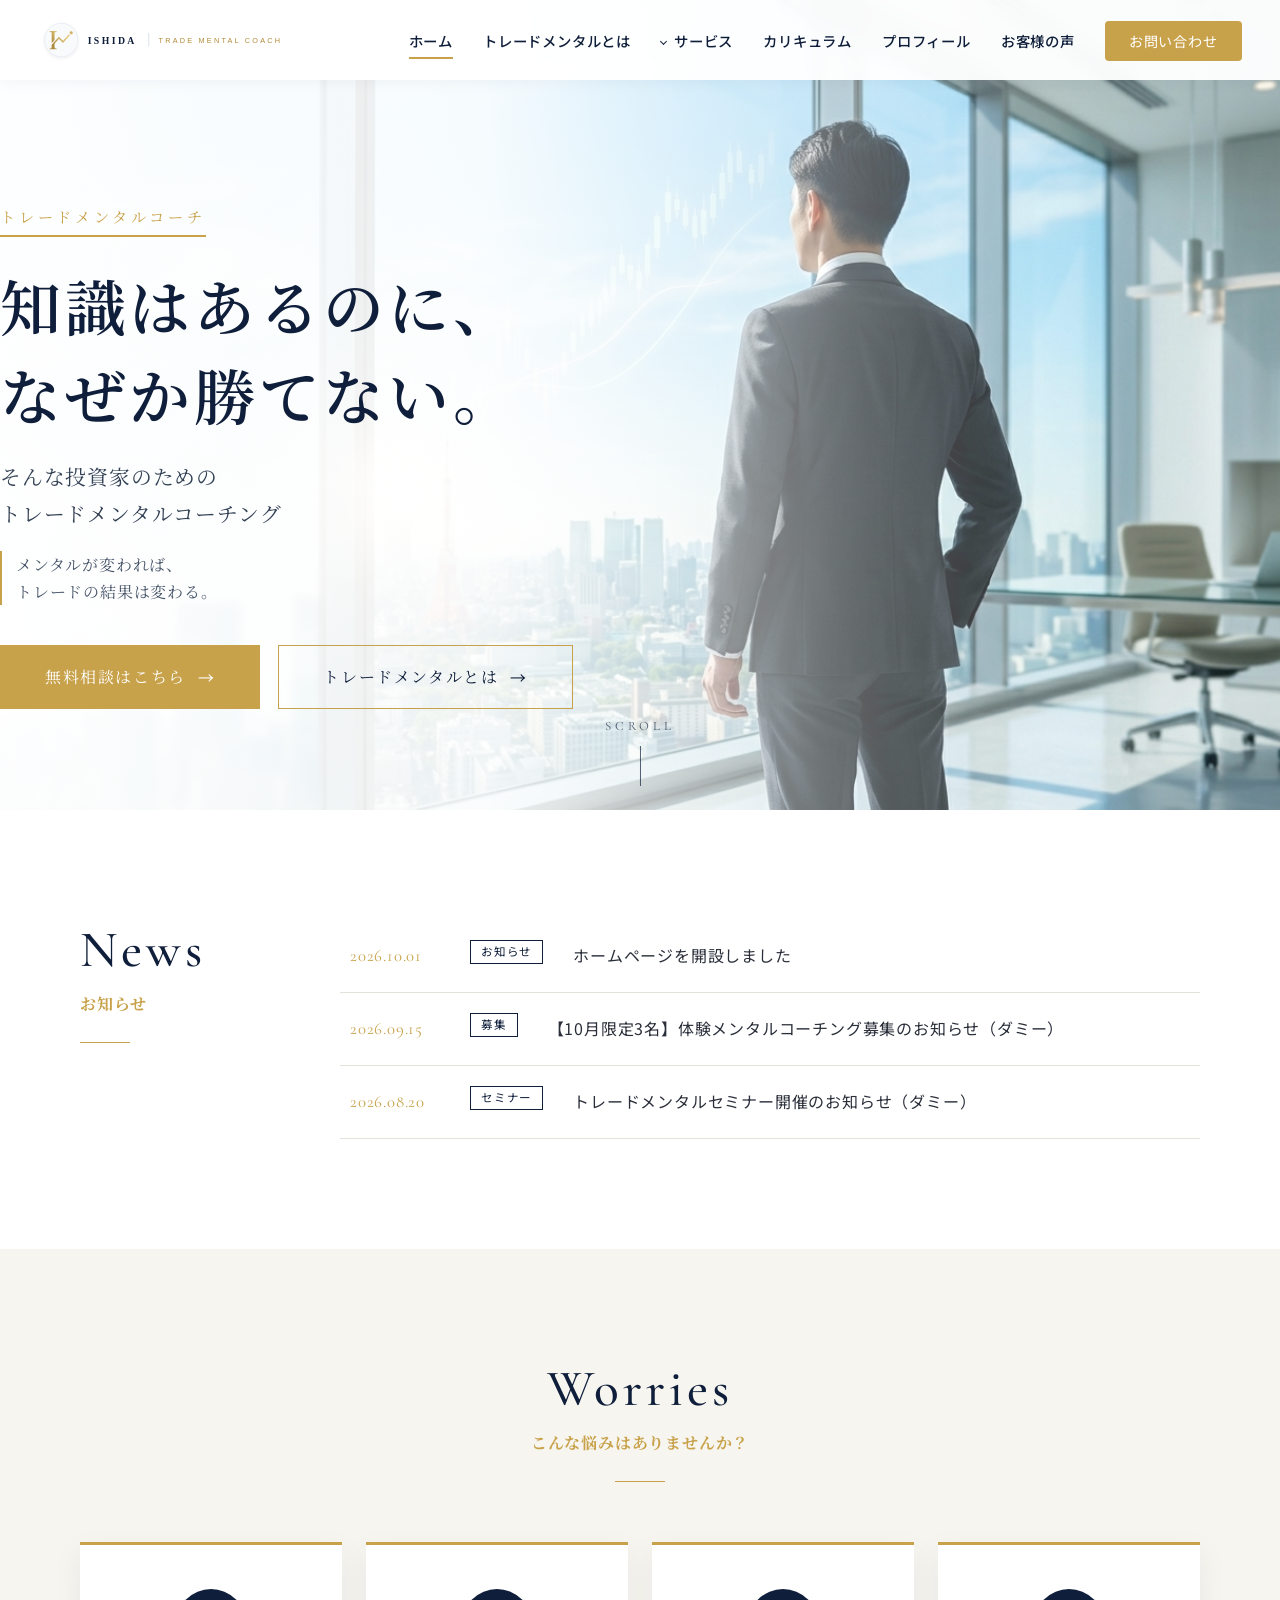
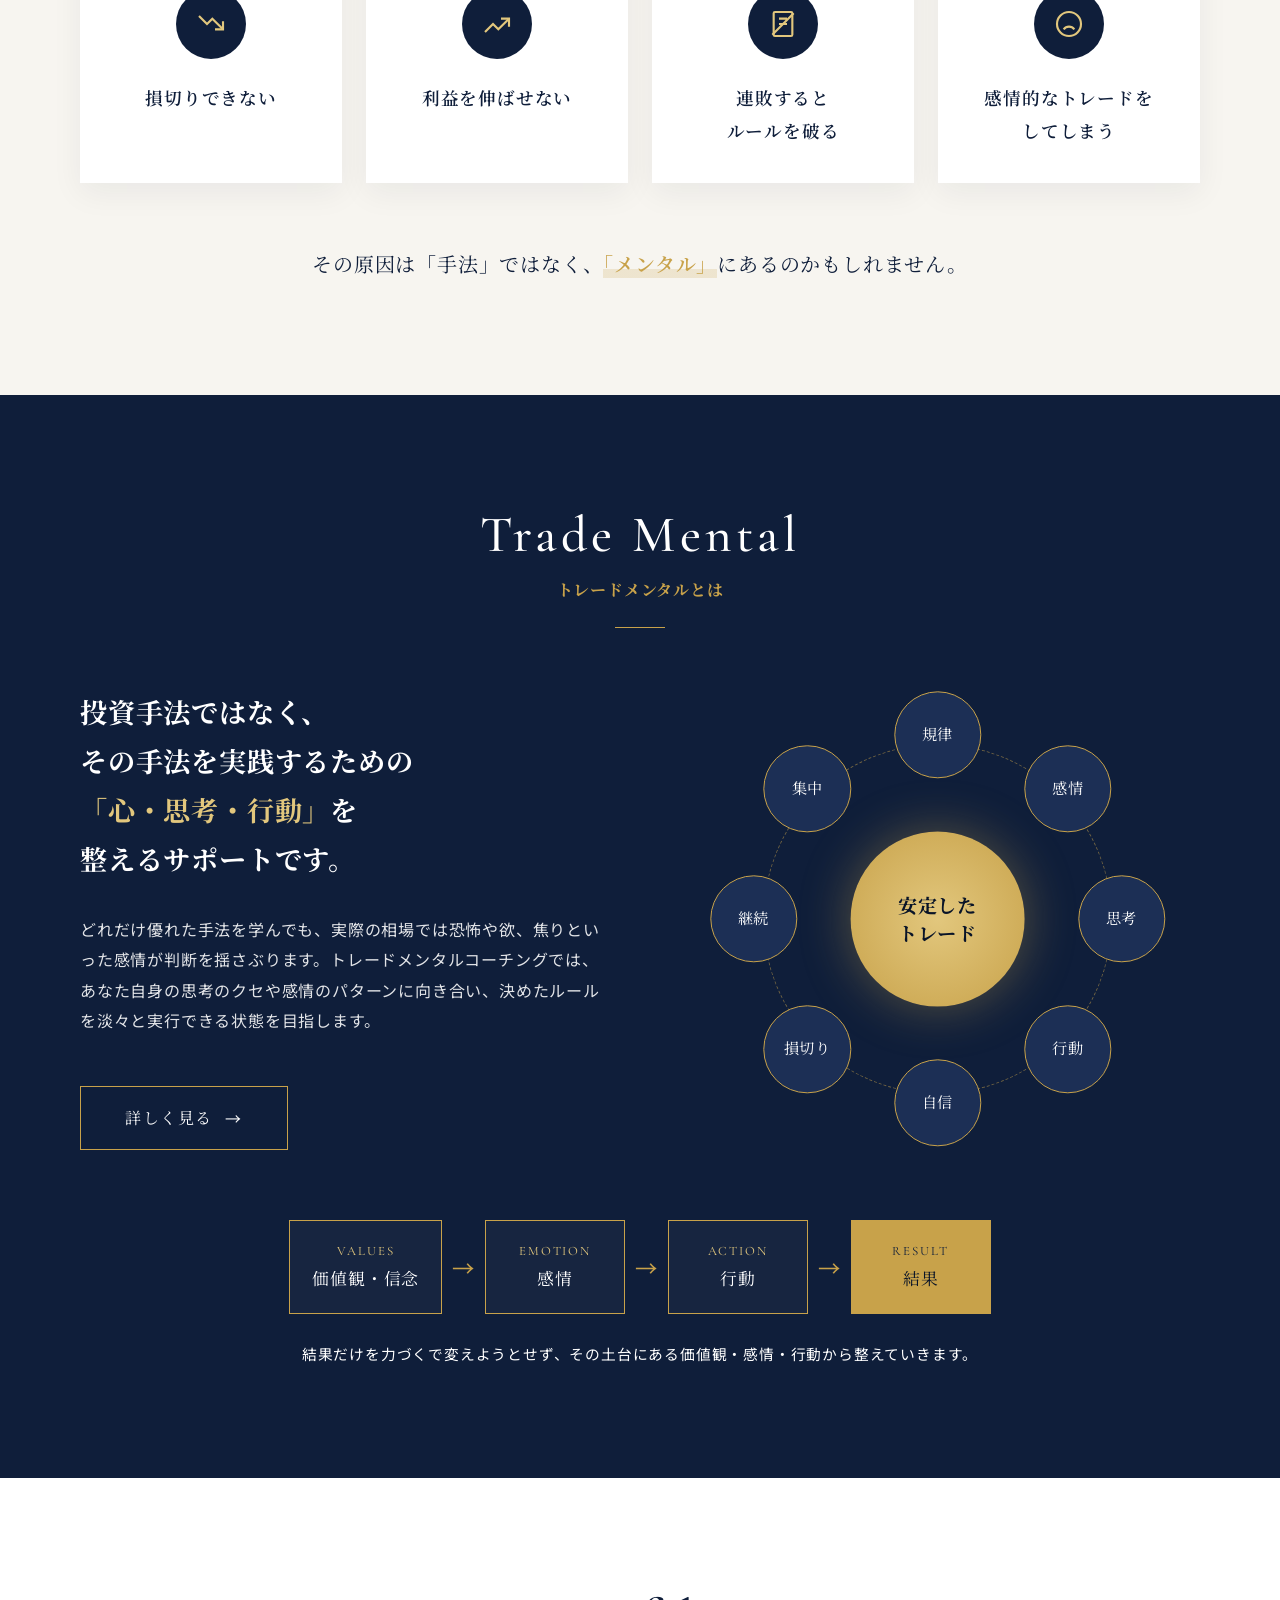
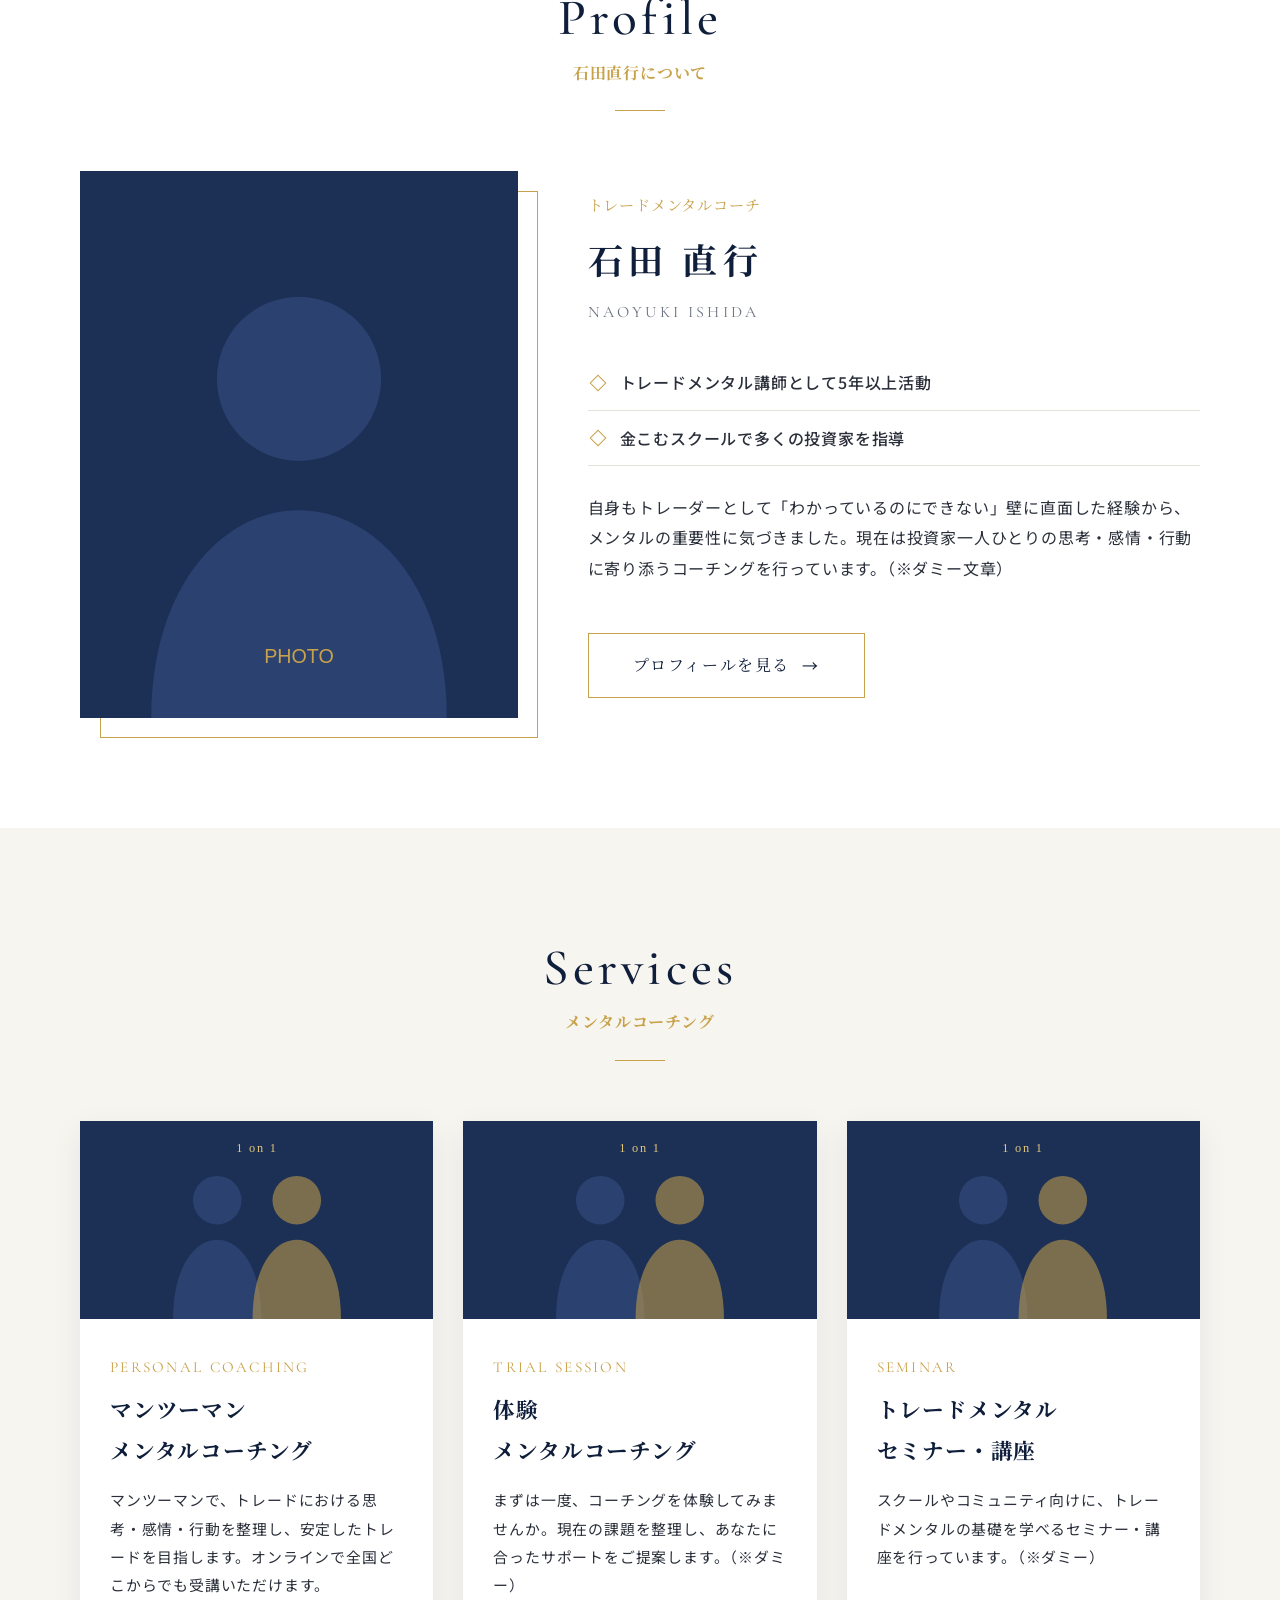
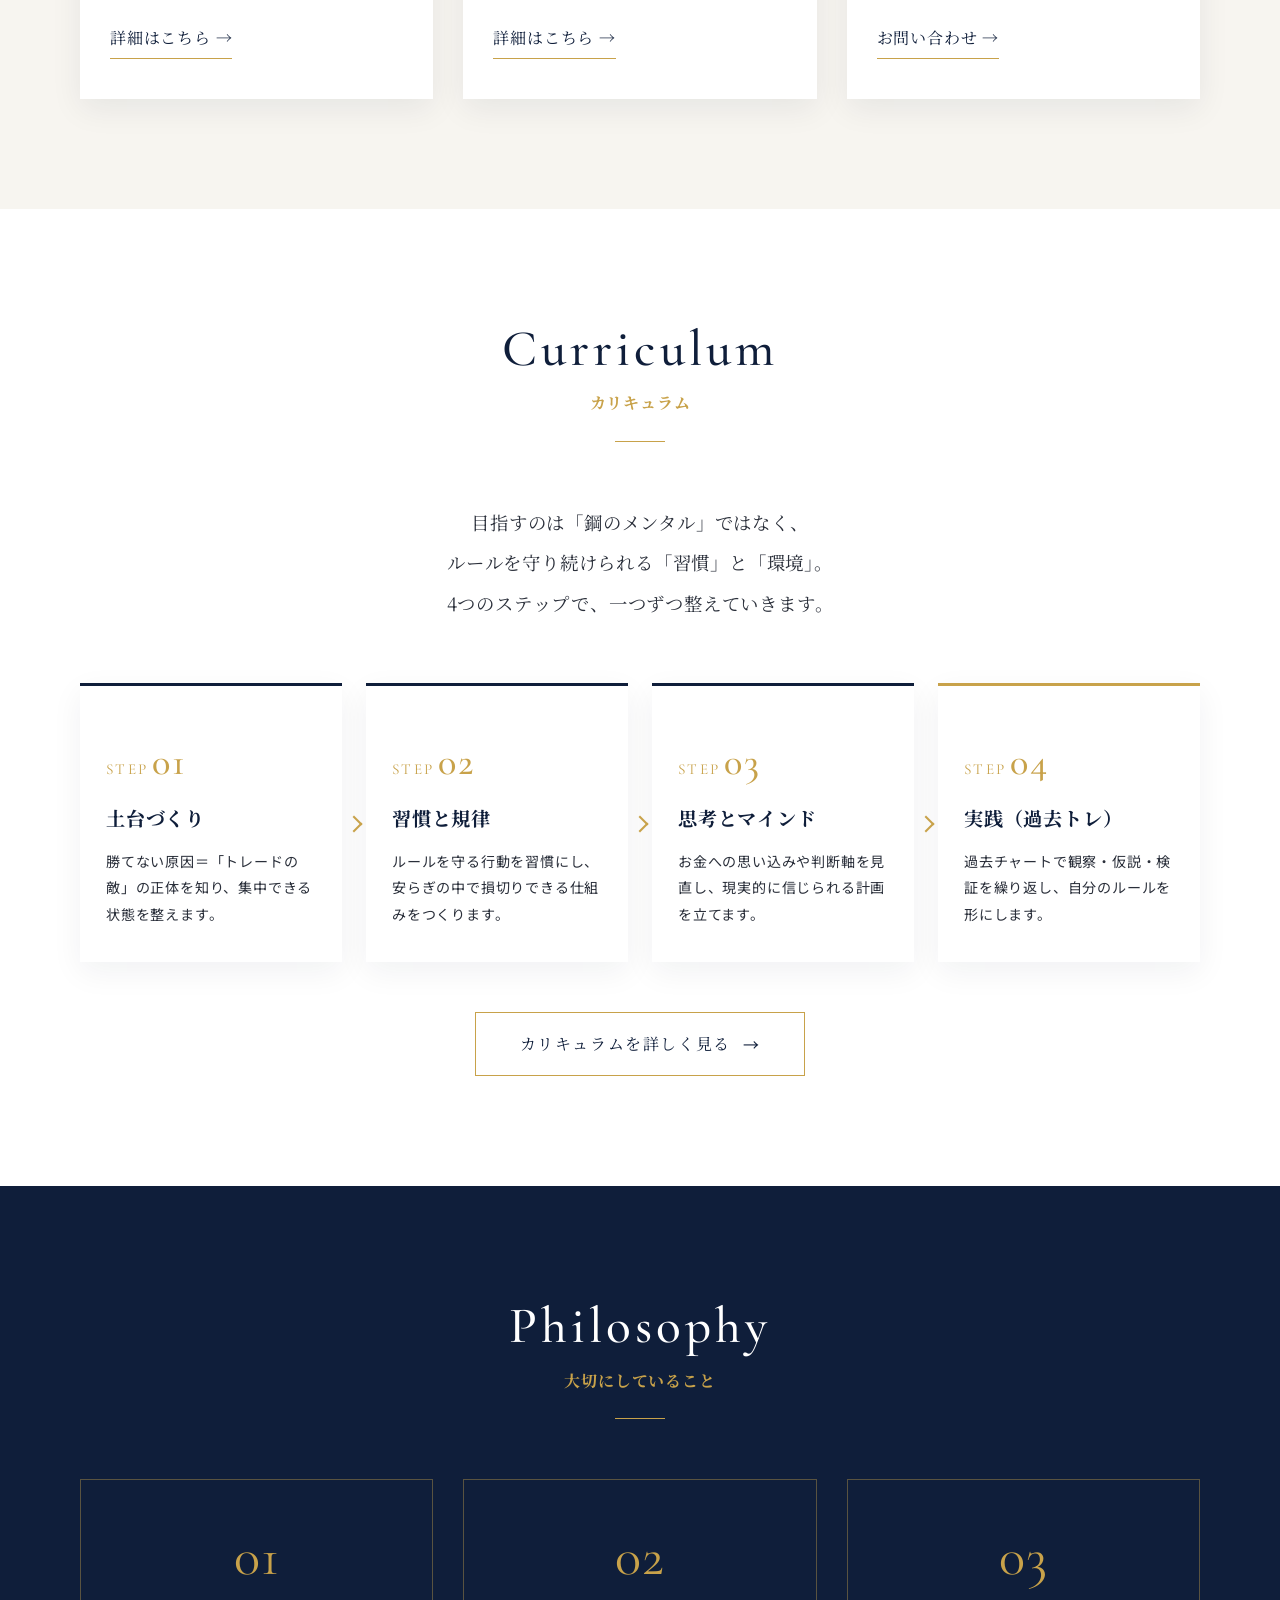
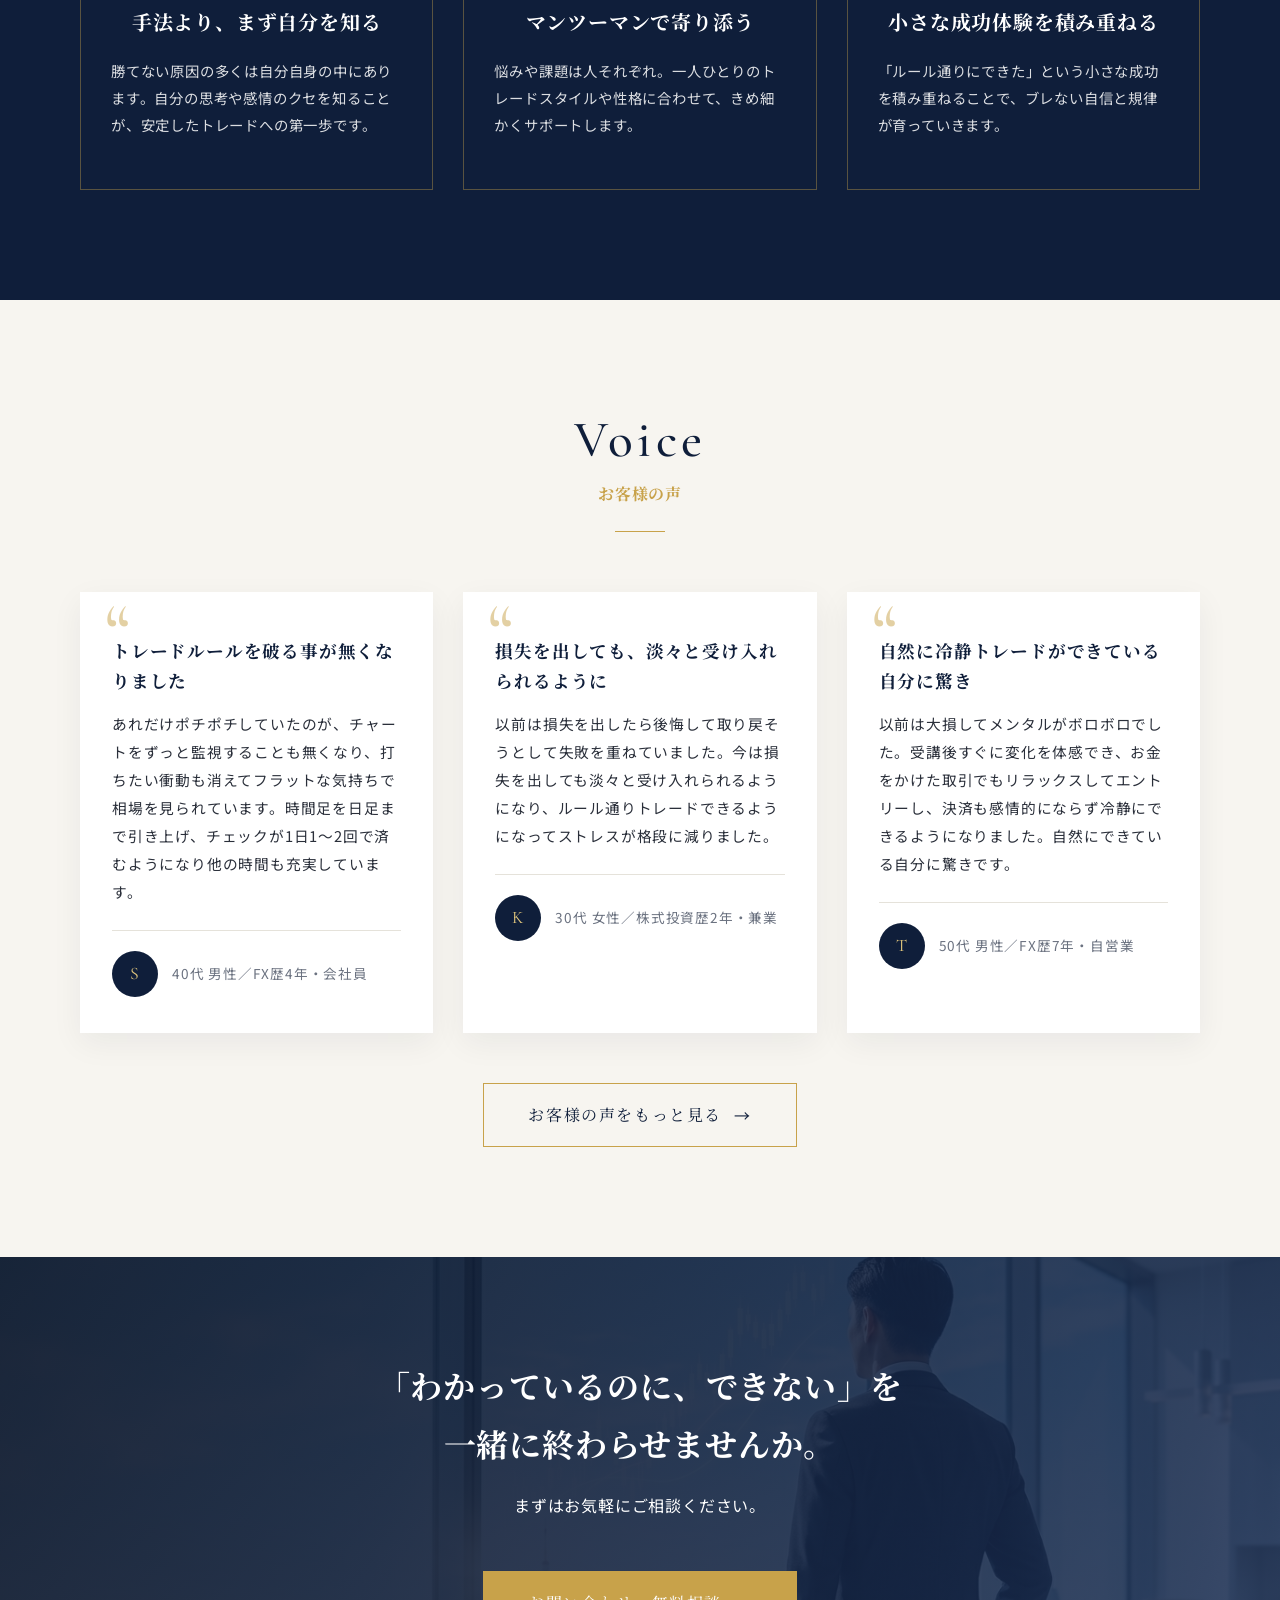
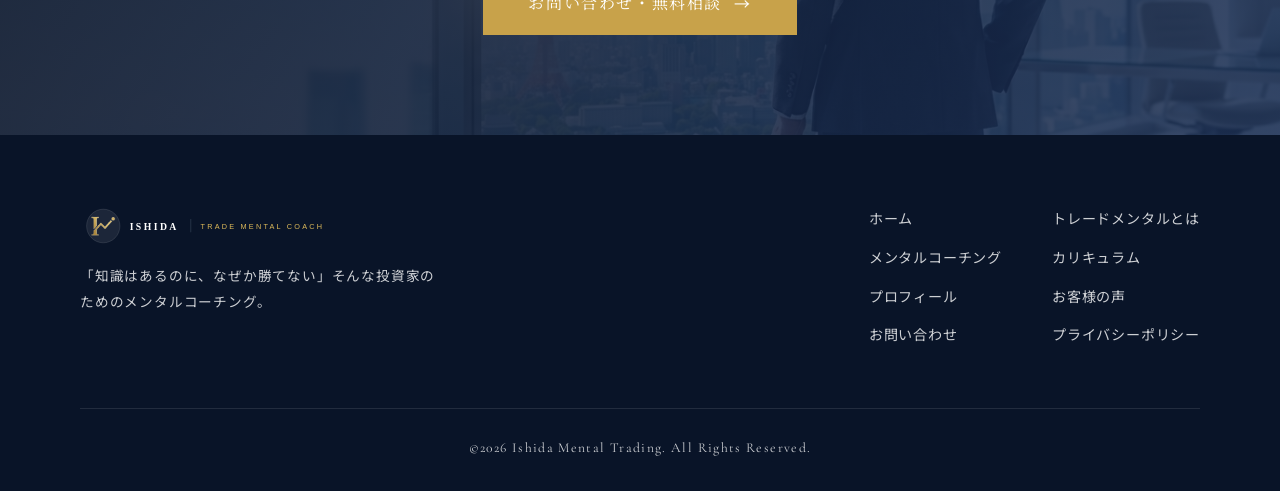
<file: index.html>
<!DOCTYPE html>
<html lang="ja">
<head>
  <meta charset="UTF-8">
  <meta name="viewport" content="width=device-width, initial-scale=1">
  <title>トレードメンタルコーチ 石田直行｜Ishida Mental Trading</title>
  <meta name="description" content="「知識はあるのに、なぜか勝てない」そんな投資家のためのトレードメンタルコーチング。損切り・感情的なトレードなど、心・思考・行動を整え安定したトレードを目指します。">
  <link rel="preconnect" href="https://fonts.googleapis.com">
  <link rel="preconnect" href="https://fonts.gstatic.com" crossorigin>
  <link href="https://fonts.googleapis.com/css2?family=Cormorant+Garamond:wght@500;600&family=Noto+Sans+JP:wght@400;500;700&family=Noto+Serif+JP:wght@500;600;700&display=swap" rel="stylesheet">
  <link rel="stylesheet" href="css/style.css">
</head>
<body>

  <!-- ===== ヘッダー ===== -->
  <header class="header">
    <div class="header__inner">
      <a href="index.html" class="logo">
        <img src="images/logo.svg" alt="ISHIDA TRADE MENTAL COACH" class="logo__img">
      </a>
      <button class="hamburger" aria-label="メニュー" aria-expanded="false"><span></span><span></span><span></span></button>
      <nav class="nav">
        <ul class="nav__list">
          <li class="nav__item"><a href="index.html" class="nav__link is-current">ホーム</a></li>
          <li class="nav__item"><a href="mental.html" class="nav__link">トレードメンタルとは</a></li>
          <li class="nav__item nav__item--has-child">
            <a href="service.html" class="nav__link">サービス</a>
            <div class="dropdown">
              <a href="service.html">メンタルコーチング</a>
              <a href="curriculum.html">カリキュラム</a>
              <a href="service.html#flow">ご利用の流れ</a>
              <a href="service.html#faq">よくある質問</a>
            </div>
          </li>
          <li class="nav__item"><a href="curriculum.html" class="nav__link">カリキュラム</a></li>
          <li class="nav__item"><a href="profile.html" class="nav__link">プロフィール</a></li>
          <li class="nav__item"><a href="voice.html" class="nav__link">お客様の声</a></li>
          <li class="nav__item"><a href="contact.html" class="nav__cta">お問い合わせ</a></li>
        </ul>
      </nav>
    </div>
  </header>

  <main>
    <!-- ===== ヒーロー ===== -->
    <section class="hero">
      <div class="container hero__inner">
        <p class="hero__label fade-up">トレードメンタルコーチ</p>
        <h1 class="hero__catch fade-up delay-1">知識はあるのに、<br>なぜか勝てない。</h1>
        <p class="hero__sub fade-up delay-2">そんな投資家のための<br>トレードメンタルコーチング</p>
        <p class="hero__message fade-up delay-2">メンタルが変われば、<br>トレードの結果は変わる。</p>
        <div class="hero__btns fade-up delay-3">
          <a href="contact.html" class="btn btn--gold">無料相談はこちら</a>
          <a href="mental.html" class="btn">トレードメンタルとは</a>
        </div>
      </div>
      <p class="hero__scroll">SCROLL</p>
    </section>

    <!-- ===== NEWS（ダミー） ===== -->
    <section class="section">
      <div class="container news">
        <h2 class="section-title"><span class="en">News</span><span class="ja">お知らせ</span></h2>
        <ul class="news__list">
          <li><a href="#"><span class="news__date">2026.10.01</span><span class="news__tag">お知らせ</span><span class="news__title">ホームページを開設しました</span></a></li>
          <li><a href="#"><span class="news__date">2026.09.15</span><span class="news__tag">募集</span><span class="news__title">【10月限定3名】体験メンタルコーチング募集のお知らせ（ダミー）</span></a></li>
          <li><a href="#"><span class="news__date">2026.08.20</span><span class="news__tag">セミナー</span><span class="news__title">トレードメンタルセミナー開催のお知らせ（ダミー）</span></a></li>
        </ul>
      </div>
    </section>

    <!-- ===== こんな悩みはありませんか？ ===== -->
    <section class="section section--offwhite">
      <div class="container">
        <h2 class="section-title fade-up"><span class="en">Worries</span><span class="ja">こんな悩みはありませんか？</span></h2>
        <div class="worries">
          <div class="worry fade-up">
            <div class="worry__icon"><svg viewBox="0 0 24 24"><path d="M3 6l6 6 4-4 8 8"/><path d="M15 16h6v-6"/></svg></div>
            <p class="worry__text">損切りできない</p>
          </div>
          <div class="worry fade-up delay-1">
            <div class="worry__icon"><svg viewBox="0 0 24 24"><path d="M3 18l6-6 4 4 8-8"/><path d="M15 8h6v6"/></svg></div>
            <p class="worry__text">利益を伸ばせない</p>
          </div>
          <div class="worry fade-up delay-2">
            <div class="worry__icon"><svg viewBox="0 0 24 24"><rect x="5" y="3" width="14" height="18" rx="1"/><path d="M9 8h6M9 12h6M4 20L20 4"/></svg></div>
            <p class="worry__text">連敗すると<br>ルールを破る</p>
          </div>
          <div class="worry fade-up delay-3">
            <div class="worry__icon"><svg viewBox="0 0 24 24"><circle cx="12" cy="12" r="9"/><path d="M8 16s1.5-2 4-2 4 2 4 2M9 9.5h.01M15 9.5h.01"/></svg></div>
            <p class="worry__text">感情的なトレードを<br>してしまう</p>
          </div>
        </div>
        <p class="worries-note fade-up">その原因は「手法」ではなく、<br class="sp-only"><strong>「メンタル」</strong>にあるのかもしれません。</p>
      </div>
    </section>

    <!-- ===== トレードメンタルとは ===== -->
    <section class="section section--navy">
      <div class="container">
        <h2 class="section-title fade-up"><span class="en">Trade Mental</span><span class="ja">トレードメンタルとは</span></h2>
        <div class="mental">
          <div class="mental__text fade-up">
            <h3>投資手法ではなく、<br>その手法を実践するための<br><em>「心・思考・行動」</em>を<br>整えるサポートです。</h3>
            <p>どれだけ優れた手法を学んでも、実際の相場では恐怖や欲、焦りといった感情が判断を揺さぶります。トレードメンタルコーチングでは、あなた自身の思考のクセや感情のパターンに向き合い、決めたルールを淡々と実行できる状態を目指します。</p>
            <div class="btn-wrap" style="text-align:left;"><a href="mental.html" class="btn btn--light">詳しく見る</a></div>
          </div>
          <div class="keyword-circle fade-up delay-1">
            <div class="keyword-circle__center">安定した<br>トレード</div>
            <span class="keyword-circle__item">規律</span>
            <span class="keyword-circle__item">感情</span>
            <span class="keyword-circle__item">思考</span>
            <span class="keyword-circle__item">行動</span>
            <span class="keyword-circle__item">自信</span>
            <span class="keyword-circle__item">損切り</span>
            <span class="keyword-circle__item">継続</span>
            <span class="keyword-circle__item">集中</span>
          </div>
        </div>
        <div class="flow-chain fade-up">
          <div class="flow-chain__item"><small>VALUES</small>価値観・信念</div>
          <span class="flow-chain__arrow">→</span>
          <div class="flow-chain__item"><small>EMOTION</small>感情</div>
          <span class="flow-chain__arrow">→</span>
          <div class="flow-chain__item"><small>ACTION</small>行動</div>
          <span class="flow-chain__arrow">→</span>
          <div class="flow-chain__item flow-chain__item--last"><small>RESULT</small>結果</div>
        </div>
        <p class="flow-chain-note fade-up">結果だけを力づくで変えようとせず、その土台にある価値観・感情・行動から整えていきます。</p>
      </div>
    </section>

    <!-- ===== 石田直行について ===== -->
    <section class="section">
      <div class="container">
        <h2 class="section-title fade-up"><span class="en">Profile</span><span class="ja">石田直行について</span></h2>
        <div class="about">
          <div class="about__img fade-up">
            <img src="images/profile.svg" alt="石田直行のプロフィール写真">
          </div>
          <div class="about__body fade-up delay-1">
            <p class="about__role">トレードメンタルコーチ</p>
            <h3 class="about__name">石田 直行</h3>
            <p class="about__name-en">NAOYUKI ISHIDA</p>
            <ul class="about__points">
              <li>トレードメンタル講師として5年以上活動</li>
              <li>金こむスクールで多くの投資家を指導</li>
            </ul>
            <p>自身もトレーダーとして「わかっているのにできない」壁に直面した経験から、メンタルの重要性に気づきました。現在は投資家一人ひとりの思考・感情・行動に寄り添うコーチングを行っています。（※ダミー文章）</p>
            <div class="btn-wrap" style="text-align:left;"><a href="profile.html" class="btn">プロフィールを見る</a></div>
          </div>
        </div>
      </div>
    </section>

    <!-- ===== サービス ===== -->
    <section class="section section--offwhite">
      <div class="container">
        <h2 class="section-title fade-up"><span class="en">Services</span><span class="ja">メンタルコーチング</span></h2>
        <div class="services">
          <article class="service-card fade-up">
            <div class="service-card__img"><img src="images/service.svg" alt="マンツーマンコーチングのイメージ"></div>
            <div class="service-card__body">
              <p class="service-card__label">PERSONAL COACHING</p>
              <h3 class="service-card__title">マンツーマン<br>メンタルコーチング</h3>
              <p class="service-card__text">マンツーマンで、トレードにおける思考・感情・行動を整理し、安定したトレードを目指します。オンラインで全国どこからでも受講いただけます。</p>
              <a href="service.html" class="service-card__link">詳細はこちら</a>
            </div>
          </article>
          <article class="service-card fade-up delay-1">
            <div class="service-card__img"><img src="images/service.svg" alt="体験セッションのイメージ"></div>
            <div class="service-card__body">
              <p class="service-card__label">TRIAL SESSION</p>
              <h3 class="service-card__title">体験<br>メンタルコーチング</h3>
              <p class="service-card__text">まずは一度、コーチングを体験してみませんか。現在の課題を整理し、あなたに合ったサポートをご提案します。（※ダミー）</p>
              <a href="service.html" class="service-card__link">詳細はこちら</a>
            </div>
          </article>
          <article class="service-card fade-up delay-2">
            <div class="service-card__img"><img src="images/service.svg" alt="セミナーのイメージ"></div>
            <div class="service-card__body">
              <p class="service-card__label">SEMINAR</p>
              <h3 class="service-card__title">トレードメンタル<br>セミナー・講座</h3>
              <p class="service-card__text">スクールやコミュニティ向けに、トレードメンタルの基礎を学べるセミナー・講座を行っています。（※ダミー）</p>
              <a href="contact.html" class="service-card__link">お問い合わせ</a>
            </div>
          </article>
        </div>
      </div>
    </section>

    <!-- ===== カリキュラム ===== -->
    <section class="section">
      <div class="container">
        <h2 class="section-title fade-up"><span class="en">Curriculum</span><span class="ja">カリキュラム</span></h2>
        <p class="lead fade-up" style="margin-bottom:60px;">目指すのは「鋼のメンタル」ではなく、<br>ルールを守り続けられる「習慣」と「環境」。<br>4つのステップで、一つずつ整えていきます。</p>
        <div class="curriculum-steps">
          <div class="curriculum-step fade-up">
            <p class="curriculum-step__num">STEP<b>01</b></p>
            <h3 class="curriculum-step__title">土台づくり</h3>
            <p class="curriculum-step__text">勝てない原因＝「トレードの敵」の正体を知り、集中できる状態を整えます。</p>
          </div>
          <div class="curriculum-step fade-up delay-1">
            <p class="curriculum-step__num">STEP<b>02</b></p>
            <h3 class="curriculum-step__title">習慣と規律</h3>
            <p class="curriculum-step__text">ルールを守る行動を習慣にし、安らぎの中で損切りできる仕組みをつくります。</p>
          </div>
          <div class="curriculum-step fade-up delay-2">
            <p class="curriculum-step__num">STEP<b>03</b></p>
            <h3 class="curriculum-step__title">思考とマインド</h3>
            <p class="curriculum-step__text">お金への思い込みや判断軸を見直し、現実的に信じられる計画を立てます。</p>
          </div>
          <div class="curriculum-step fade-up delay-3">
            <p class="curriculum-step__num">STEP<b>04</b></p>
            <h3 class="curriculum-step__title">実践（過去トレ）</h3>
            <p class="curriculum-step__text">過去チャートで観察・仮説・検証を繰り返し、自分のルールを形にします。</p>
          </div>
        </div>
        <div class="btn-wrap"><a href="curriculum.html" class="btn">カリキュラムを詳しく見る</a></div>
      </div>
    </section>

    <!-- ===== 大切にしていること（理念・ダミー） ===== -->
    <section class="section section--navy">
      <div class="container">
        <h2 class="section-title fade-up"><span class="en">Philosophy</span><span class="ja">大切にしていること</span></h2>
        <div class="philosophy">
          <div class="philosophy__item fade-up">
            <p class="philosophy__num">01</p>
            <h3 class="philosophy__title">手法より、まず自分を知る</h3>
            <p class="philosophy__text">勝てない原因の多くは自分自身の中にあります。自分の思考や感情のクセを知ることが、安定したトレードへの第一歩です。</p>
          </div>
          <div class="philosophy__item fade-up delay-1">
            <p class="philosophy__num">02</p>
            <h3 class="philosophy__title">マンツーマンで寄り添う</h3>
            <p class="philosophy__text">悩みや課題は人それぞれ。一人ひとりのトレードスタイルや性格に合わせて、きめ細かくサポートします。</p>
          </div>
          <div class="philosophy__item fade-up delay-2">
            <p class="philosophy__num">03</p>
            <h3 class="philosophy__title">小さな成功体験を積み重ねる</h3>
            <p class="philosophy__text">「ルール通りにできた」という小さな成功を積み重ねることで、ブレない自信と規律が育っていきます。</p>
          </div>
        </div>
      </div>
    </section>

    <!-- ===== お客様の声 ===== -->
    <section class="section section--offwhite">
      <div class="container">
        <h2 class="section-title fade-up"><span class="en">Voice</span><span class="ja">お客様の声</span></h2>
        <div class="voices">
          <div class="voice fade-up">
            <h3 class="voice__title">トレードルールを破る事が無くなりました</h3>
            <p class="voice__text">あれだけポチポチしていたのが、チャートをずっと監視することも無くなり、打ちたい衝動も消えてフラットな気持ちで相場を見られています。時間足を日足まで引き上げ、チェックが1日1〜2回で済むようになり他の時間も充実しています。</p>
            <div class="voice__person"><span class="voice__avatar">S</span>40代 男性／FX歴4年・会社員</div>
          </div>
          <div class="voice fade-up delay-1">
            <h3 class="voice__title">損失を出しても、淡々と受け入れられるように</h3>
            <p class="voice__text">以前は損失を出したら後悔して取り戻そうとして失敗を重ねていました。今は損失を出しても淡々と受け入れられるようになり、ルール通りトレードできるようになってストレスが格段に減りました。</p>
            <div class="voice__person"><span class="voice__avatar">K</span>30代 女性／株式投資歴2年・兼業</div>
          </div>
          <div class="voice fade-up delay-2">
            <h3 class="voice__title">自然に冷静トレードができている自分に驚き</h3>
            <p class="voice__text">以前は大損してメンタルがボロボロでした。受講後すぐに変化を体感でき、お金をかけた取引でもリラックスしてエントリーし、決済も感情的にならず冷静にできるようになりました。自然にできている自分に驚きです。</p>
            <div class="voice__person"><span class="voice__avatar">T</span>50代 男性／FX歴7年・自営業</div>
          </div>
        </div>
        <div class="btn-wrap"><a href="voice.html" class="btn">お客様の声をもっと見る</a></div>
      </div>
    </section>

    <!-- ===== CTA ===== -->
    <section class="cta">
      <div class="container">
        <h2 class="cta__title fade-up">「わかっているのに、できない」を<br>一緒に終わらせませんか。</h2>
        <p class="cta__text fade-up delay-1">まずはお気軽にご相談ください。</p>
        <div class="btn-wrap fade-up delay-2"><a href="contact.html" class="btn btn--gold">お問い合わせ・無料相談</a></div>
      </div>
    </section>
  </main>

  <!-- ===== フッター ===== -->
  <footer class="footer">
    <div class="container">
      <div class="footer__inner">
        <div>
          <a href="index.html" class="logo">
            <img src="images/logo_footer.svg" alt="ISHIDA TRADE MENTAL COACH" class="logo__img">
          </a>
          <p class="footer__desc">「知識はあるのに、なぜか勝てない」そんな投資家のためのメンタルコーチング。</p>
        </div>
        <nav class="footer__nav">
          <a href="index.html">ホーム</a>
          <a href="mental.html">トレードメンタルとは</a>
          <a href="service.html">メンタルコーチング</a>
          <a href="curriculum.html">カリキュラム</a>
          <a href="profile.html">プロフィール</a>
          <a href="voice.html">お客様の声</a>
          <a href="contact.html">お問い合わせ</a>
          <a href="privacy.html">プライバシーポリシー</a>
        </nav>
      </div>
      <p class="footer__copy">&copy;2026 Ishida Mental Trading. All Rights Reserved.</p>
    </div>
  </footer>
  <a href="#" class="pagetop" aria-label="ページトップへ">↑</a>

  <script src="js/main.js"></script>
</body>
</html>
</file>
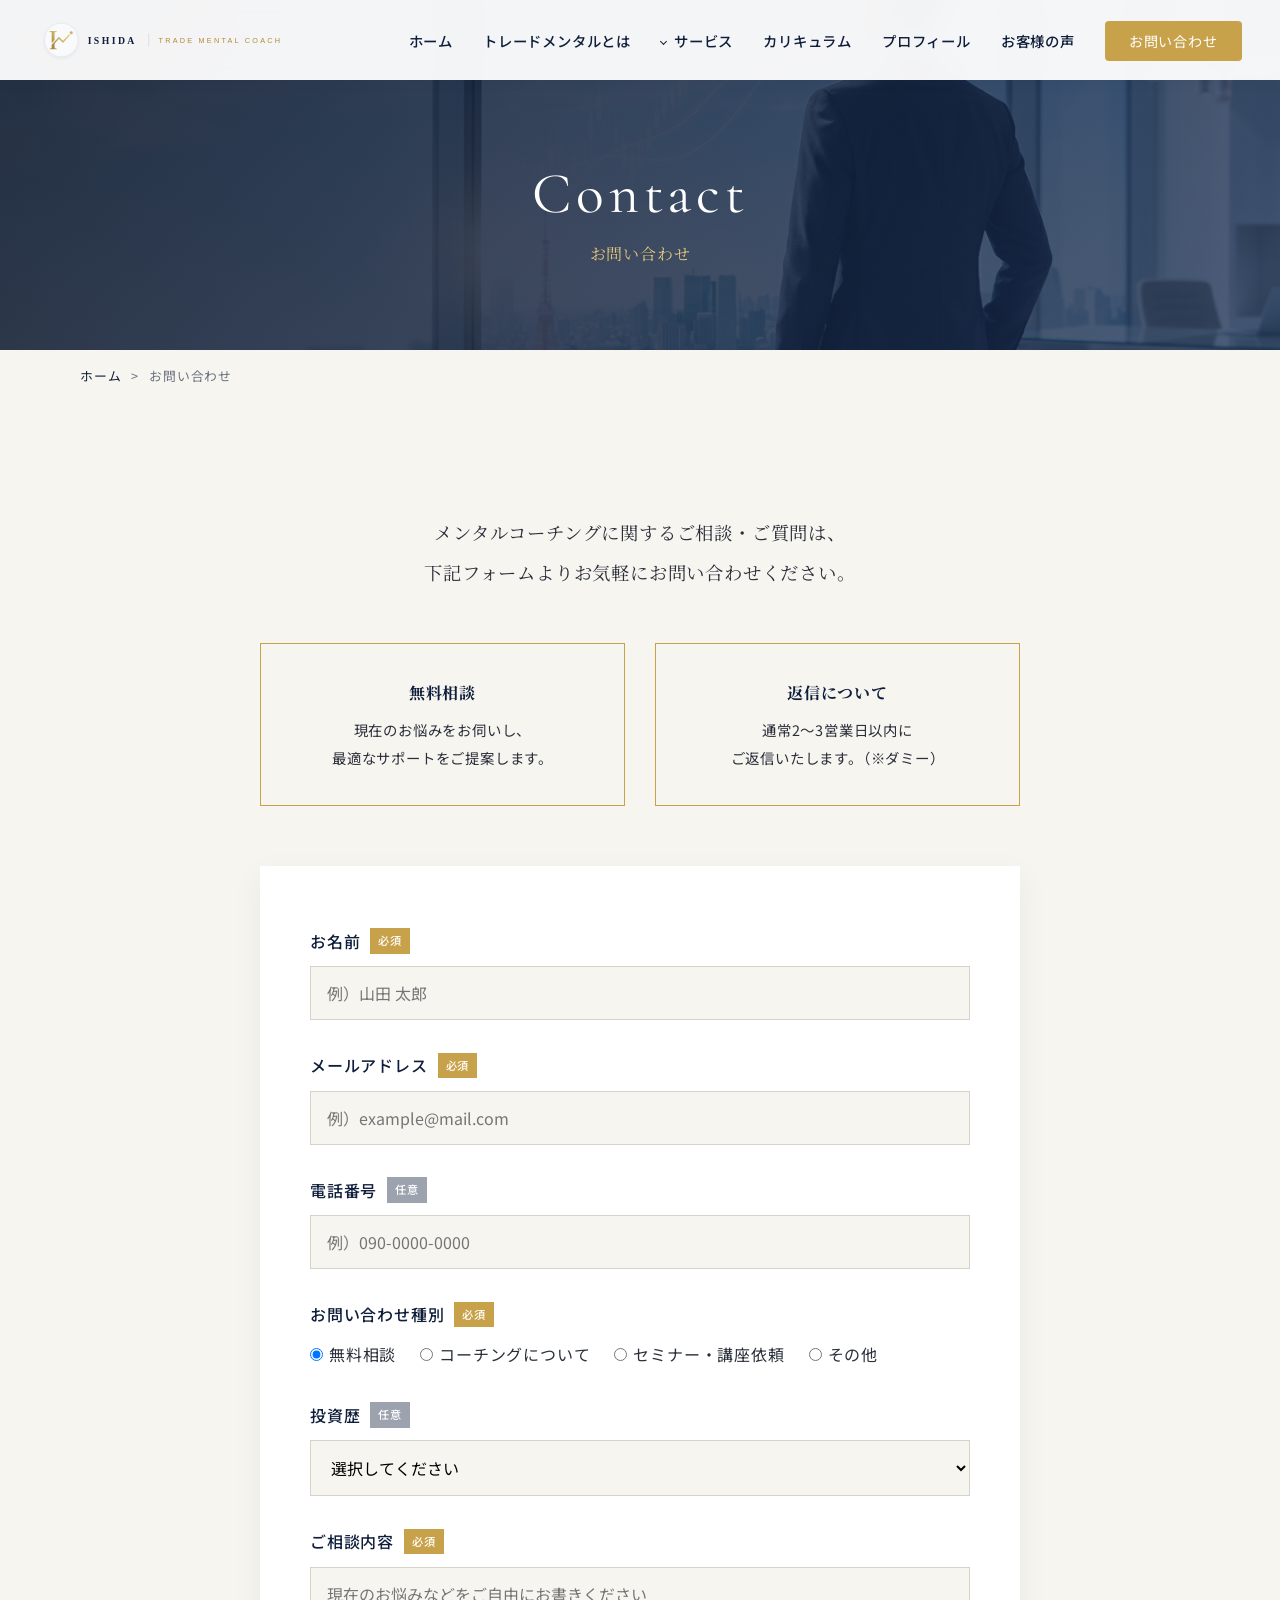
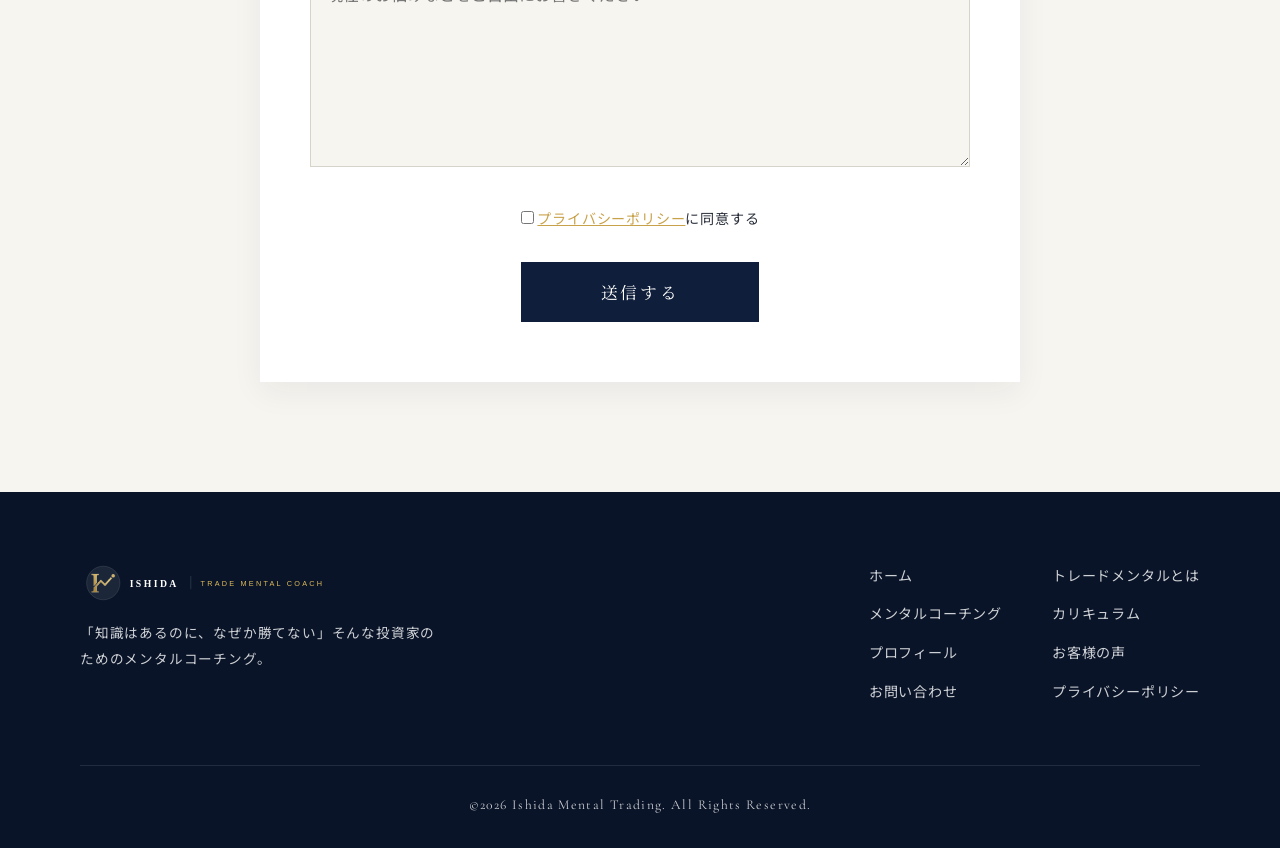
<file: contact.html>
<!DOCTYPE html>
<html lang="ja">
<head>
  <meta charset="UTF-8">
  <meta name="viewport" content="width=device-width, initial-scale=1">
  <title>お問い合わせ｜Ishida Mental Trading</title>
  <meta name="description" content="トレードメンタルコーチングに関するお問い合わせ・無料相談はこちらから。">
  <link rel="preconnect" href="https://fonts.googleapis.com">
  <link rel="preconnect" href="https://fonts.gstatic.com" crossorigin>
  <link href="https://fonts.googleapis.com/css2?family=Cormorant+Garamond:wght@500;600&family=Noto+Sans+JP:wght@400;500;700&family=Noto+Serif+JP:wght@500;600;700&display=swap" rel="stylesheet">
  <link rel="stylesheet" href="css/style.css">
</head>
<body>

  <!-- ===== ヘッダー ===== -->
  <header class="header">
    <div class="header__inner">
      <a href="index.html" class="logo">
        <img src="images/logo.svg" alt="ISHIDA TRADE MENTAL COACH" class="logo__img">
      </a>
      <button class="hamburger" aria-label="メニュー" aria-expanded="false"><span></span><span></span><span></span></button>
      <nav class="nav">
        <ul class="nav__list">
          <li class="nav__item"><a href="index.html" class="nav__link">ホーム</a></li>
          <li class="nav__item"><a href="mental.html" class="nav__link">トレードメンタルとは</a></li>
          <li class="nav__item nav__item--has-child">
            <a href="service.html" class="nav__link">サービス</a>
            <div class="dropdown">
              <a href="service.html">メンタルコーチング</a>
              <a href="curriculum.html">カリキュラム</a>
              <a href="service.html#flow">ご利用の流れ</a>
              <a href="service.html#faq">よくある質問</a>
            </div>
          </li>
          <li class="nav__item"><a href="curriculum.html" class="nav__link">カリキュラム</a></li>
          <li class="nav__item"><a href="profile.html" class="nav__link">プロフィール</a></li>
          <li class="nav__item"><a href="voice.html" class="nav__link">お客様の声</a></li>
          <li class="nav__item"><a href="contact.html" class="nav__cta">お問い合わせ</a></li>
        </ul>
      </nav>
    </div>
  </header>

  <main>
    <div class="page-header">
      <span class="en">Contact</span>
      <span class="ja">お問い合わせ</span>
    </div>
    <div class="breadcrumb"><div class="container"><a href="index.html">ホーム</a><span>&gt;</span>お問い合わせ</div></div>

    <section class="section section--offwhite">
      <div class="container">
        <p class="lead fade-up" style="margin-bottom:50px;">メンタルコーチングに関するご相談・ご質問は、<br>下記フォームよりお気軽にお問い合わせください。</p>

        <div class="contact-info fade-up">
          <div class="contact-info__box">
            <h4>無料相談</h4>
            <p>現在のお悩みをお伺いし、<br>最適なサポートをご提案します。</p>
          </div>
          <div class="contact-info__box">
            <h4>返信について</h4>
            <p>通常2〜3営業日以内に<br>ご返信いたします。（※ダミー）</p>
          </div>
        </div>

        <!-- ※送信先未設定。Formspree等を使う場合は action="https://formspree.io/f/xxxx" method="POST" を設定 -->
        <form class="form js-contact-form fade-up" novalidate>
          <div class="form__row">
            <label class="form__label" for="name">お名前<span class="form__required">必須</span></label>
            <input type="text" id="name" name="name" placeholder="例）山田 太郎" required>
          </div>
          <div class="form__row">
            <label class="form__label" for="email">メールアドレス<span class="form__required">必須</span></label>
            <input type="email" id="email" name="email" placeholder="例）example@mail.com" required>
          </div>
          <div class="form__row">
            <label class="form__label" for="tel">電話番号<span class="form__optional">任意</span></label>
            <input type="tel" id="tel" name="tel" placeholder="例）090-0000-0000">
          </div>
          <div class="form__row">
            <p class="form__label">お問い合わせ種別<span class="form__required">必須</span></p>
            <div class="form__radios">
              <label><input type="radio" name="type" value="無料相談" required checked>無料相談</label>
              <label><input type="radio" name="type" value="コーチングについて">コーチングについて</label>
              <label><input type="radio" name="type" value="セミナー・講座依頼">セミナー・講座依頼</label>
              <label><input type="radio" name="type" value="その他">その他</label>
            </div>
          </div>
          <div class="form__row">
            <label class="form__label" for="experience">投資歴<span class="form__optional">任意</span></label>
            <select id="experience" name="experience">
              <option value="">選択してください</option>
              <option>1年未満</option>
              <option>1〜3年</option>
              <option>3〜5年</option>
              <option>5年以上</option>
            </select>
          </div>
          <div class="form__row">
            <label class="form__label" for="message">ご相談内容<span class="form__required">必須</span></label>
            <textarea id="message" name="message" placeholder="現在のお悩みなどをご自由にお書きください" required></textarea>
          </div>
          <p class="form__privacy"><label><input type="checkbox" name="privacy" required> <a href="privacy.html" target="_blank">プライバシーポリシー</a>に同意する</label></p>
          <div class="form__submit"><button type="submit">送信する</button></div>
          <p class="form__message">お問い合わせありがとうございます。<br>（※現在は送信先が未設定のため、実際には送信されていません）</p>
        </form>
      </div>
    </section>
  </main>

  <!-- ===== フッター ===== -->
  <footer class="footer">
    <div class="container">
      <div class="footer__inner">
        <div>
          <a href="index.html" class="logo">
            <img src="images/logo_footer.svg" alt="ISHIDA TRADE MENTAL COACH" class="logo__img">
          </a>
          <p class="footer__desc">「知識はあるのに、なぜか勝てない」そんな投資家のためのメンタルコーチング。</p>
        </div>
        <nav class="footer__nav">
          <a href="index.html">ホーム</a>
          <a href="mental.html">トレードメンタルとは</a>
          <a href="service.html">メンタルコーチング</a>
          <a href="curriculum.html">カリキュラム</a>
          <a href="profile.html">プロフィール</a>
          <a href="voice.html">お客様の声</a>
          <a href="contact.html">お問い合わせ</a>
          <a href="privacy.html">プライバシーポリシー</a>
        </nav>
      </div>
      <p class="footer__copy">&copy;2026 Ishida Mental Trading. All Rights Reserved.</p>
    </div>
  </footer>
  <a href="#" class="pagetop" aria-label="ページトップへ">↑</a>

  <script src="js/main.js"></script>
</body>
</html>
</file>
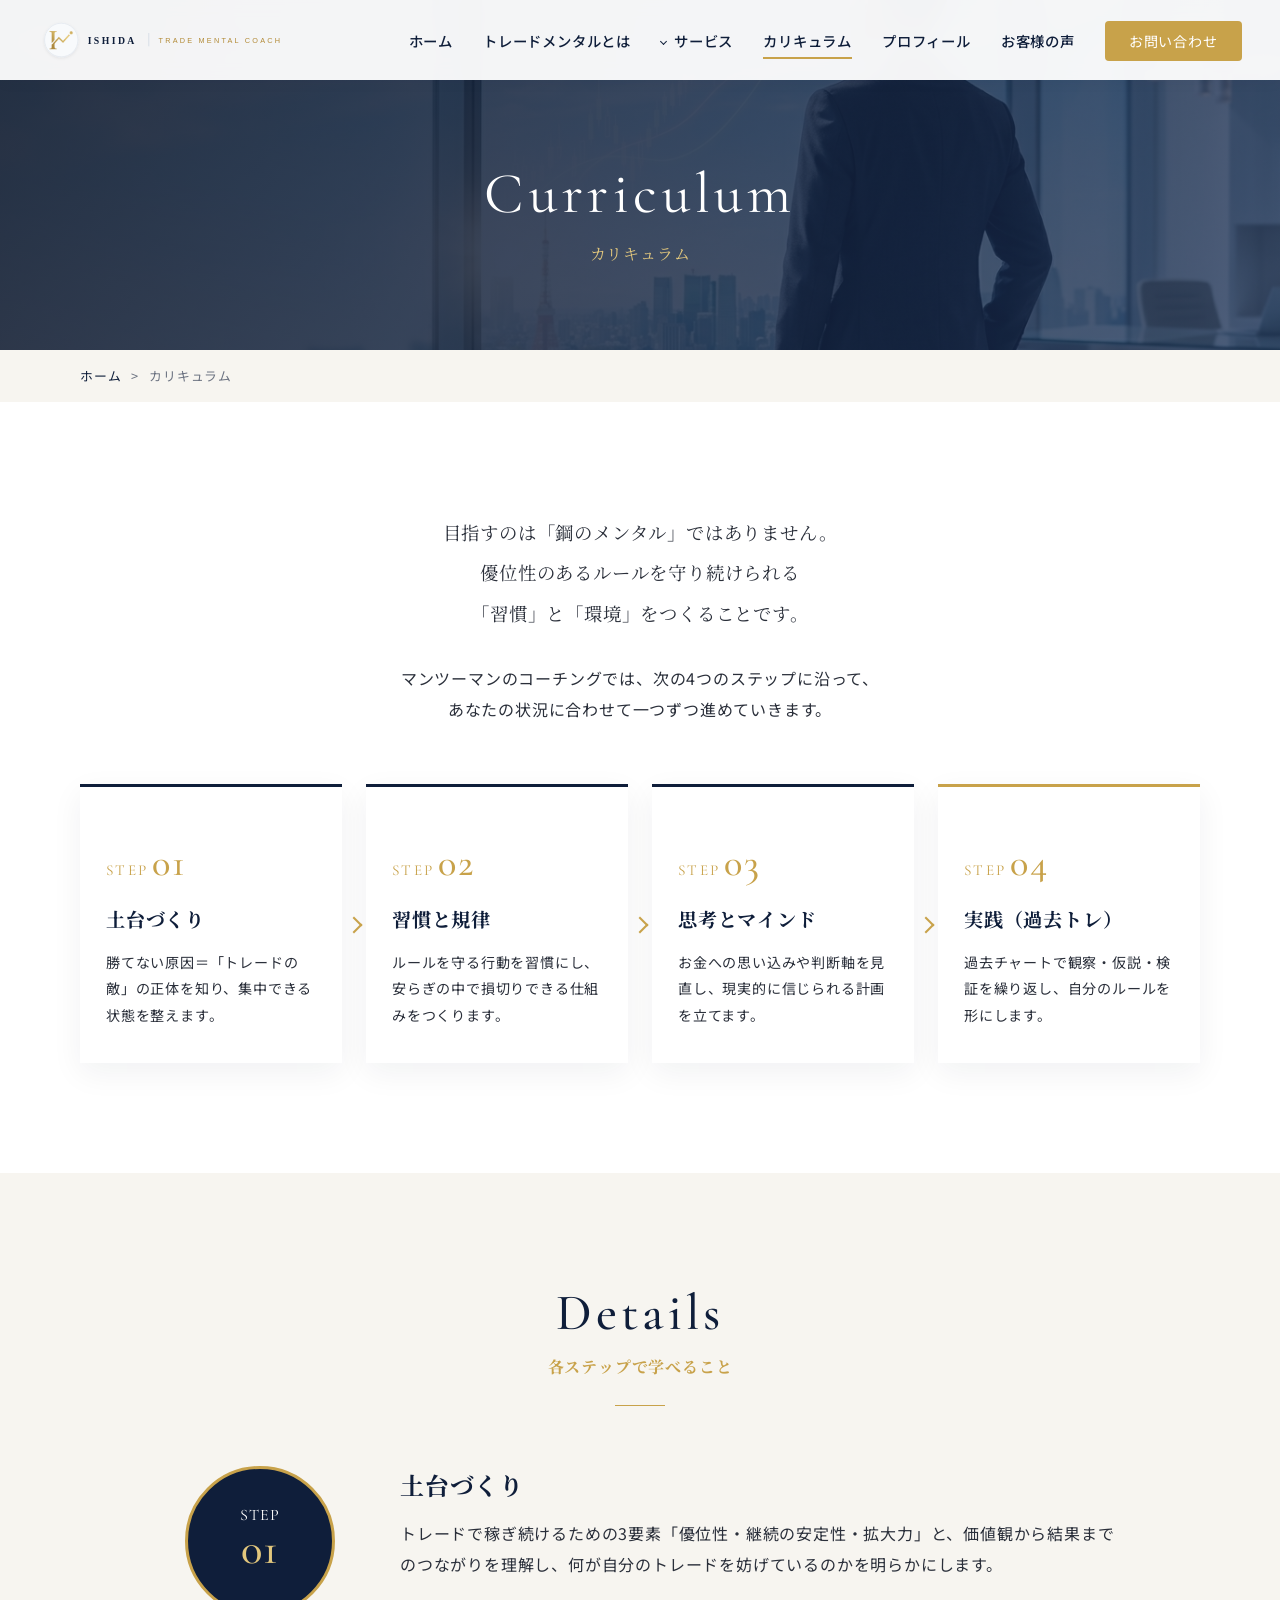
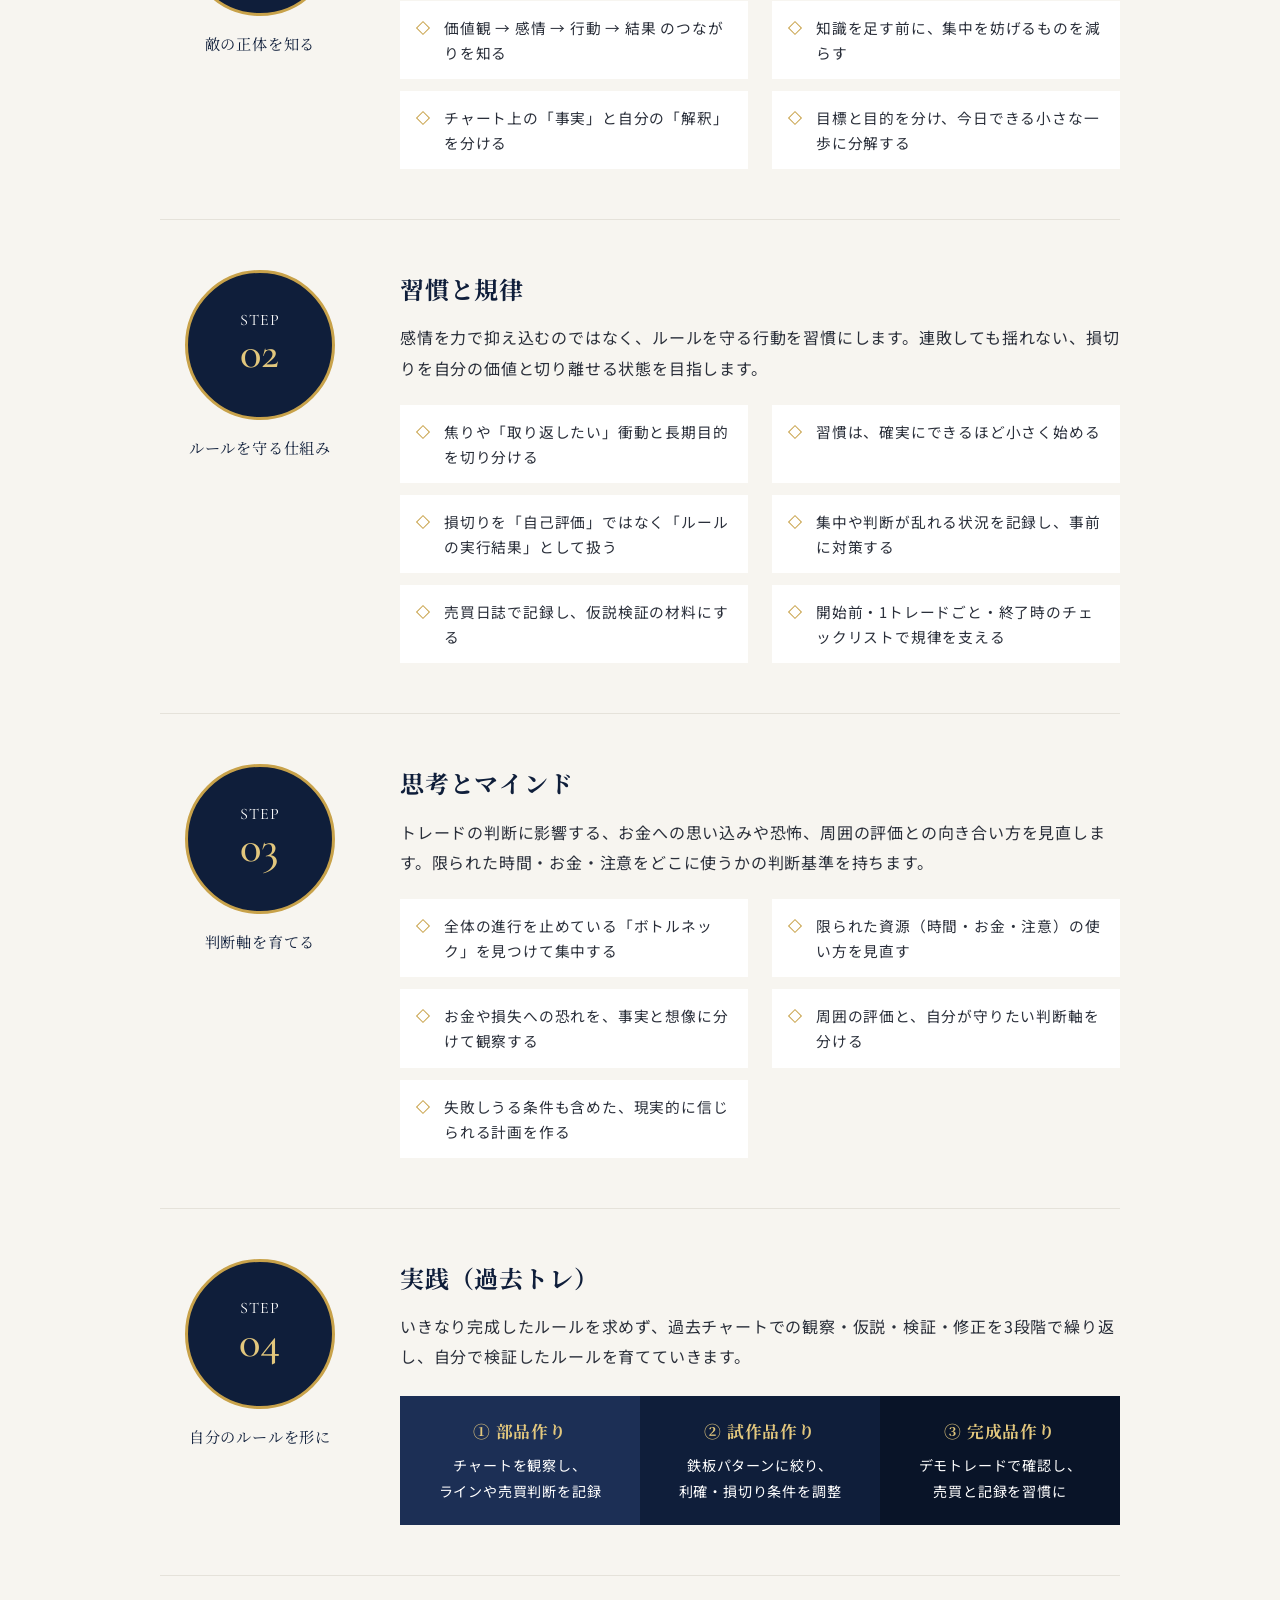
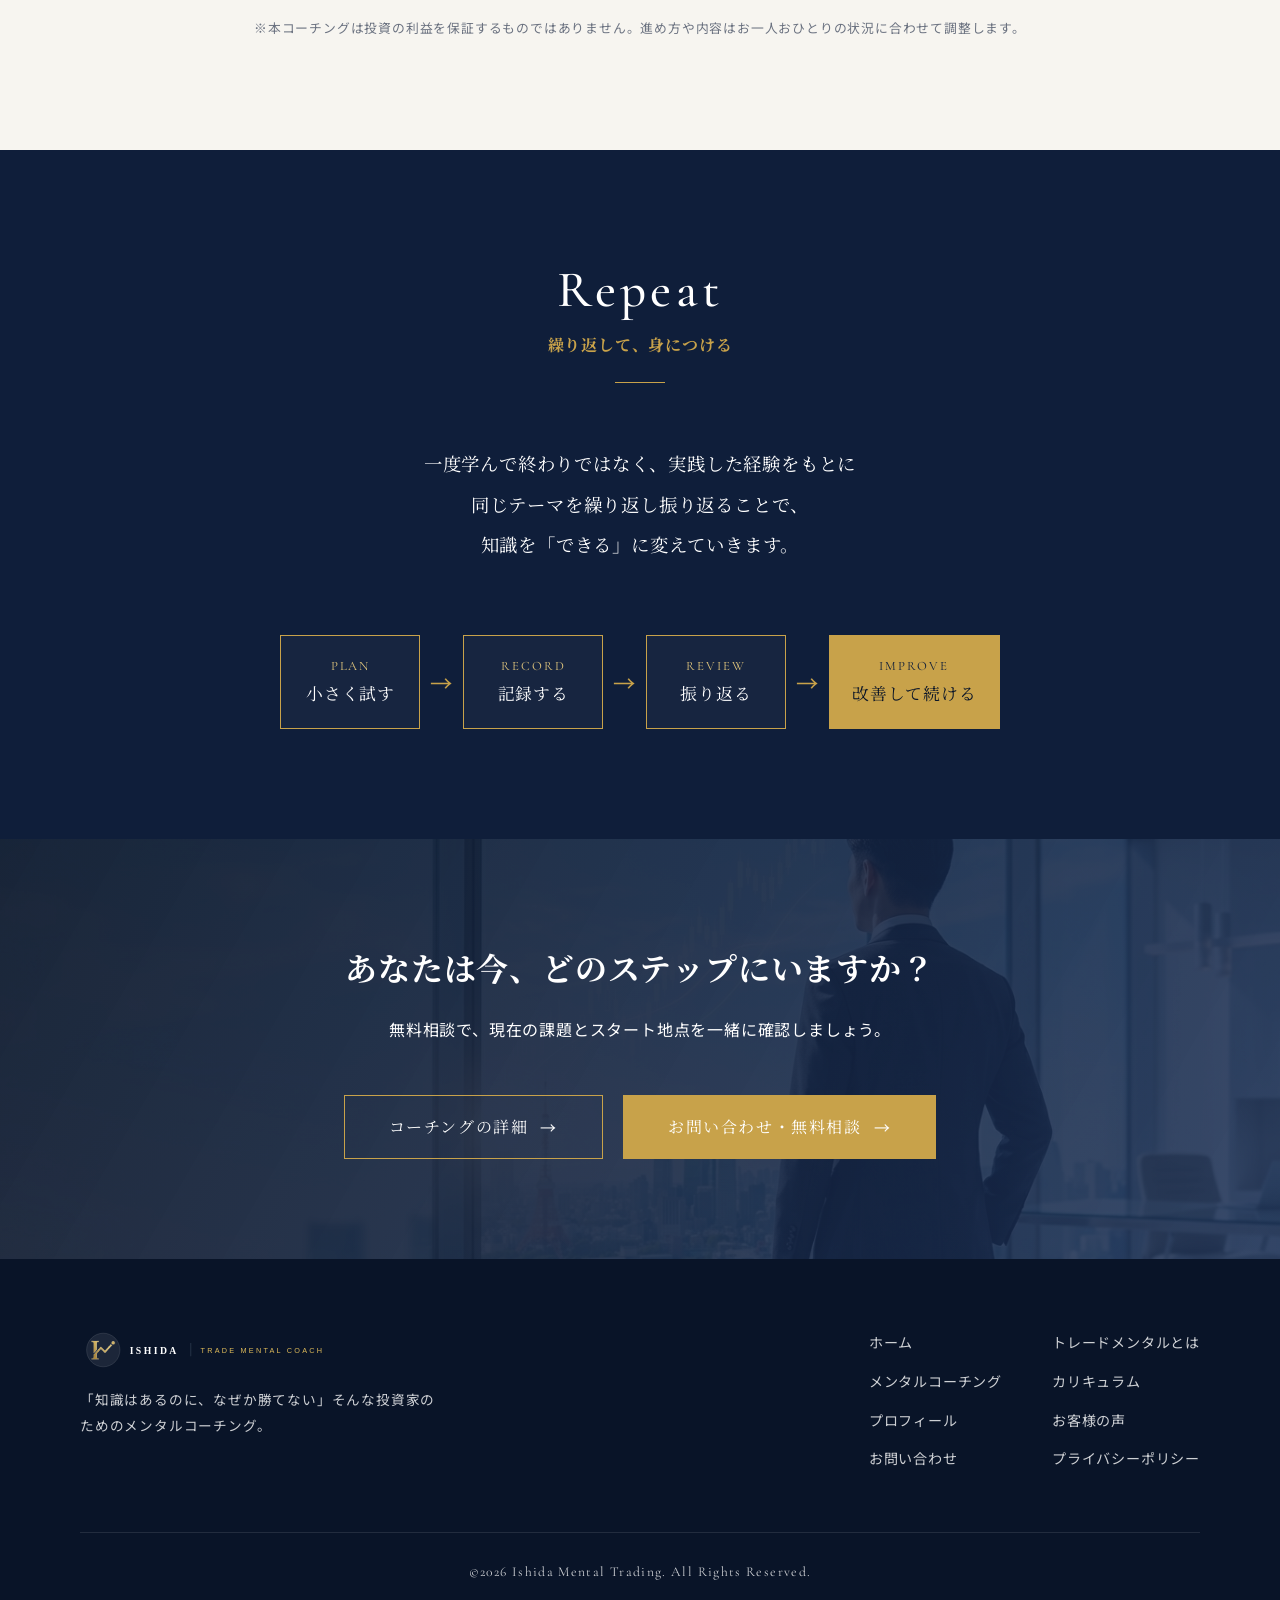
<file: curriculum.html>
<!DOCTYPE html>
<html lang="ja">
<head>
  <meta charset="UTF-8">
  <meta name="viewport" content="width=device-width, initial-scale=1">
  <title>カリキュラム｜Ishida Mental Trading</title>
  <meta name="description" content="土台づくり・習慣と規律・思考とマインド・実践（過去トレ）の4ステップで、ルールを守り続けられるトレードメンタルを身につけるカリキュラム。">
  <link rel="preconnect" href="https://fonts.googleapis.com">
  <link rel="preconnect" href="https://fonts.gstatic.com" crossorigin>
  <link href="https://fonts.googleapis.com/css2?family=Cormorant+Garamond:wght@500;600&family=Noto+Sans+JP:wght@400;500;700&family=Noto+Serif+JP:wght@500;600;700&display=swap" rel="stylesheet">
  <link rel="stylesheet" href="css/style.css">
</head>
<body>

  <!-- ===== ヘッダー ===== -->
  <header class="header">
    <div class="header__inner">
      <a href="index.html" class="logo">
        <img src="images/logo.svg" alt="ISHIDA TRADE MENTAL COACH" class="logo__img">
      </a>
      <button class="hamburger" aria-label="メニュー" aria-expanded="false"><span></span><span></span><span></span></button>
      <nav class="nav">
        <ul class="nav__list">
          <li class="nav__item"><a href="index.html" class="nav__link">ホーム</a></li>
          <li class="nav__item"><a href="mental.html" class="nav__link">トレードメンタルとは</a></li>
          <li class="nav__item nav__item--has-child">
            <a href="service.html" class="nav__link">サービス</a>
            <div class="dropdown">
              <a href="service.html">メンタルコーチング</a>
              <a href="curriculum.html">カリキュラム</a>
              <a href="service.html#flow">ご利用の流れ</a>
              <a href="service.html#faq">よくある質問</a>
            </div>
          </li>
          <li class="nav__item"><a href="curriculum.html" class="nav__link is-current">カリキュラム</a></li>
          <li class="nav__item"><a href="profile.html" class="nav__link">プロフィール</a></li>
          <li class="nav__item"><a href="voice.html" class="nav__link">お客様の声</a></li>
          <li class="nav__item"><a href="contact.html" class="nav__cta">お問い合わせ</a></li>
        </ul>
      </nav>
    </div>
  </header>

  <main>
    <div class="page-header">
      <span class="en">Curriculum</span>
      <span class="ja">カリキュラム</span>
    </div>
    <div class="breadcrumb"><div class="container"><a href="index.html">ホーム</a><span>&gt;</span>カリキュラム</div></div>

    <!-- 導入 -->
    <section class="section">
      <div class="container">
        <p class="lead fade-up">目指すのは「鋼のメンタル」ではありません。<br>優位性のあるルールを守り続けられる<br>「習慣」と「環境」をつくることです。</p>
        <p class="text-center fade-up" style="margin-top:30px;">マンツーマンのコーチングでは、次の4つのステップに沿って、<br>あなたの状況に合わせて一つずつ進めていきます。</p>

        <div class="curriculum-steps" style="margin-top:60px;">
          <div class="curriculum-step fade-up">
            <p class="curriculum-step__num">STEP<b>01</b></p>
            <h3 class="curriculum-step__title">土台づくり</h3>
            <p class="curriculum-step__text">勝てない原因＝「トレードの敵」の正体を知り、集中できる状態を整えます。</p>
          </div>
          <div class="curriculum-step fade-up delay-1">
            <p class="curriculum-step__num">STEP<b>02</b></p>
            <h3 class="curriculum-step__title">習慣と規律</h3>
            <p class="curriculum-step__text">ルールを守る行動を習慣にし、安らぎの中で損切りできる仕組みをつくります。</p>
          </div>
          <div class="curriculum-step fade-up delay-2">
            <p class="curriculum-step__num">STEP<b>03</b></p>
            <h3 class="curriculum-step__title">思考とマインド</h3>
            <p class="curriculum-step__text">お金への思い込みや判断軸を見直し、現実的に信じられる計画を立てます。</p>
          </div>
          <div class="curriculum-step fade-up delay-3">
            <p class="curriculum-step__num">STEP<b>04</b></p>
            <h3 class="curriculum-step__title">実践（過去トレ）</h3>
            <p class="curriculum-step__text">過去チャートで観察・仮説・検証を繰り返し、自分のルールを形にします。</p>
          </div>
        </div>
      </div>
    </section>

    <!-- 各ステップ詳細 -->
    <section class="section section--offwhite">
      <div class="container">
        <h2 class="section-title fade-up"><span class="en">Details</span><span class="ja">各ステップで学べること</span></h2>
        <div class="curriculum-detail">

          <div class="curriculum-block fade-up">
            <div class="curriculum-block__head">
              <div class="curriculum-block__circle"><span>STEP<b>01</b></span></div>
              <p class="curriculum-block__theme">敵の正体を知る</p>
            </div>
            <div>
              <h3 class="curriculum-block__title">土台づくり</h3>
              <p class="curriculum-block__lead">トレードで稼ぎ続けるための3要素「優位性・継続の安定性・拡大力」と、価値観から結果までのつながりを理解し、何が自分のトレードを妨げているのかを明らかにします。</p>
              <ul class="learn-list">
                <li>価値観 → 感情 → 行動 → 結果 のつながりを知る</li>
                <li>知識を足す前に、集中を妨げるものを減らす</li>
                <li>チャート上の「事実」と自分の「解釈」を分ける</li>
                <li>目標と目的を分け、今日できる小さな一歩に分解する</li>
              </ul>
            </div>
          </div>

          <div class="curriculum-block fade-up">
            <div class="curriculum-block__head">
              <div class="curriculum-block__circle"><span>STEP<b>02</b></span></div>
              <p class="curriculum-block__theme">ルールを守る仕組み</p>
            </div>
            <div>
              <h3 class="curriculum-block__title">習慣と規律</h3>
              <p class="curriculum-block__lead">感情を力で抑え込むのではなく、ルールを守る行動を習慣にします。連敗しても揺れない、損切りを自分の価値と切り離せる状態を目指します。</p>
              <ul class="learn-list">
                <li>焦りや「取り返したい」衝動と長期目的を切り分ける</li>
                <li>習慣は、確実にできるほど小さく始める</li>
                <li>損切りを「自己評価」ではなく「ルールの実行結果」として扱う</li>
                <li>集中や判断が乱れる状況を記録し、事前に対策する</li>
                <li>売買日誌で記録し、仮説検証の材料にする</li>
                <li>開始前・1トレードごと・終了時のチェックリストで規律を支える</li>
              </ul>
            </div>
          </div>

          <div class="curriculum-block fade-up">
            <div class="curriculum-block__head">
              <div class="curriculum-block__circle"><span>STEP<b>03</b></span></div>
              <p class="curriculum-block__theme">判断軸を育てる</p>
            </div>
            <div>
              <h3 class="curriculum-block__title">思考とマインド</h3>
              <p class="curriculum-block__lead">トレードの判断に影響する、お金への思い込みや恐怖、周囲の評価との向き合い方を見直します。限られた時間・お金・注意をどこに使うかの判断基準を持ちます。</p>
              <ul class="learn-list">
                <li>全体の進行を止めている「ボトルネック」を見つけて集中する</li>
                <li>限られた資源（時間・お金・注意）の使い方を見直す</li>
                <li>お金や損失への恐れを、事実と想像に分けて観察する</li>
                <li>周囲の評価と、自分が守りたい判断軸を分ける</li>
                <li>失敗しうる条件も含めた、現実的に信じられる計画を作る</li>
              </ul>
            </div>
          </div>

          <div class="curriculum-block fade-up">
            <div class="curriculum-block__head">
              <div class="curriculum-block__circle"><span>STEP<b>04</b></span></div>
              <p class="curriculum-block__theme">自分のルールを形に</p>
            </div>
            <div>
              <h3 class="curriculum-block__title">実践（過去トレ）</h3>
              <p class="curriculum-block__lead">いきなり完成したルールを求めず、過去チャートでの観察・仮説・検証・修正を3段階で繰り返し、自分で検証したルールを育てていきます。</p>
              <div class="kakotore">
                <div class="kakotore__item"><b>① 部品作り</b>チャートを観察し、<br>ラインや売買判断を記録</div>
                <div class="kakotore__item"><b>② 試作品作り</b>鉄板パターンに絞り、<br>利確・損切り条件を調整</div>
                <div class="kakotore__item"><b>③ 完成品作り</b>デモトレードで確認し、<br>売買と記録を習慣に</div>
              </div>
            </div>
          </div>

        </div>
        <p class="disclaimer">※本コーチングは投資の利益を保証するものではありません。進め方や内容はお一人おひとりの状況に合わせて調整します。</p>
      </div>
    </section>

    <!-- 2周目 -->
    <section class="section section--navy">
      <div class="container">
        <h2 class="section-title fade-up"><span class="en">Repeat</span><span class="ja">繰り返して、身につける</span></h2>
        <p class="lead fade-up">一度学んで終わりではなく、実践した経験をもとに<br>同じテーマを繰り返し振り返ることで、<br>知識を「できる」に変えていきます。</p>
        <div class="flow-chain fade-up">
          <div class="flow-chain__item"><small>PLAN</small>小さく試す</div>
          <span class="flow-chain__arrow">→</span>
          <div class="flow-chain__item"><small>RECORD</small>記録する</div>
          <span class="flow-chain__arrow">→</span>
          <div class="flow-chain__item"><small>REVIEW</small>振り返る</div>
          <span class="flow-chain__arrow">→</span>
          <div class="flow-chain__item flow-chain__item--last"><small>IMPROVE</small>改善して続ける</div>
        </div>
      </div>
    </section>

    <!-- ===== CTA ===== -->
    <section class="cta">
      <div class="container">
        <h2 class="cta__title fade-up">あなたは今、どのステップにいますか？</h2>
        <p class="cta__text fade-up delay-1">無料相談で、現在の課題とスタート地点を一緒に確認しましょう。</p>
        <div class="btn-wrap fade-up delay-2">
          <a href="service.html" class="btn btn--light">コーチングの詳細</a>
          <a href="contact.html" class="btn btn--gold">お問い合わせ・無料相談</a>
        </div>
      </div>
    </section>
  </main>

  <!-- ===== フッター ===== -->
  <footer class="footer">
    <div class="container">
      <div class="footer__inner">
        <div>
          <a href="index.html" class="logo">
            <img src="images/logo_footer.svg" alt="ISHIDA TRADE MENTAL COACH" class="logo__img">
          </a>
          <p class="footer__desc">「知識はあるのに、なぜか勝てない」そんな投資家のためのメンタルコーチング。</p>
        </div>
        <nav class="footer__nav">
          <a href="index.html">ホーム</a>
          <a href="mental.html">トレードメンタルとは</a>
          <a href="service.html">メンタルコーチング</a>
          <a href="curriculum.html">カリキュラム</a>
          <a href="profile.html">プロフィール</a>
          <a href="voice.html">お客様の声</a>
          <a href="contact.html">お問い合わせ</a>
          <a href="privacy.html">プライバシーポリシー</a>
        </nav>
      </div>
      <p class="footer__copy">&copy;2026 Ishida Mental Trading. All Rights Reserved.</p>
    </div>
  </footer>
  <a href="#" class="pagetop" aria-label="ページトップへ">↑</a>

  <script src="js/main.js"></script>
</body>
</html>
</file>
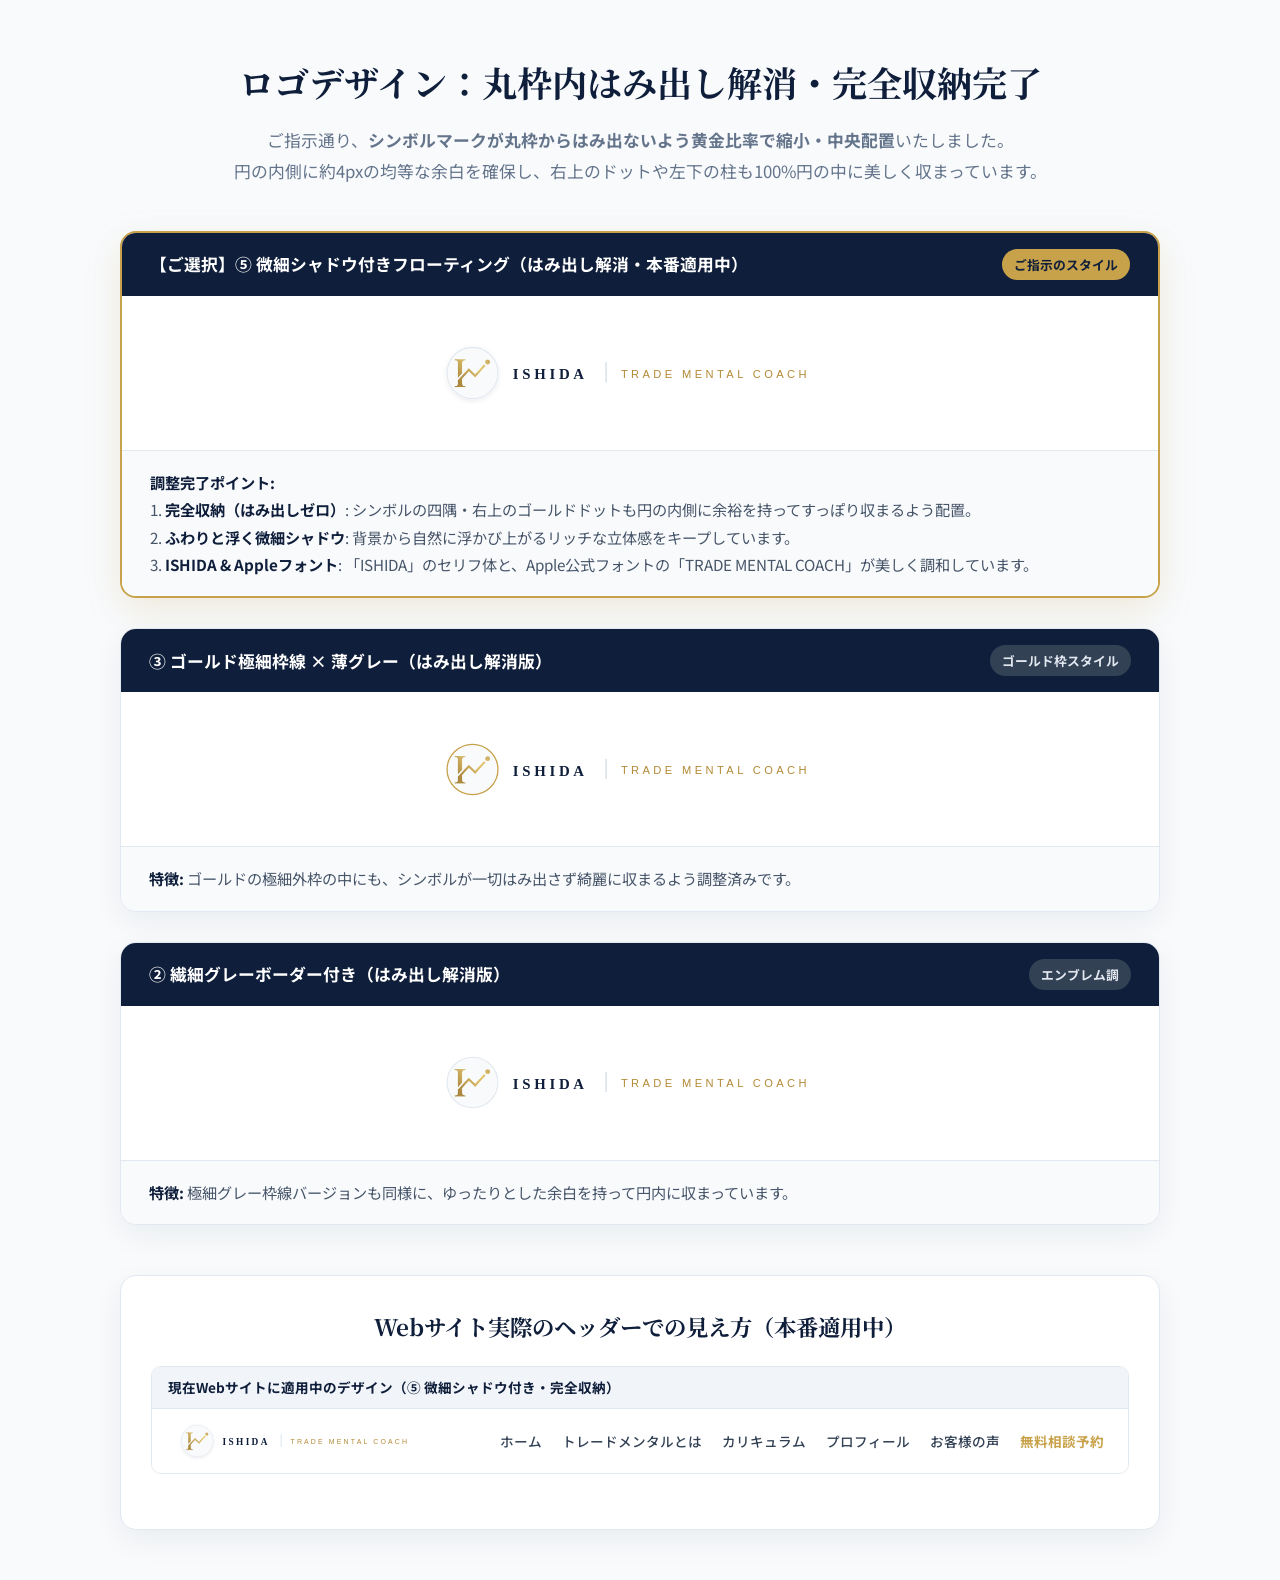
<file: logo_preview.html>
<!DOCTYPE html>
<html lang="ja">
<head>
  <meta charset="UTF-8">
  <meta name="viewport" content="width=device-width, initial-scale=1">
  <title>確定ロゴデザイン：ISHIDA | TRADE MENTAL COACH（丸枠内完全収納版）</title>
  <link href="https://fonts.googleapis.com/css2?family=Cinzel:wght@600;700&family=Noto+Sans+JP:wght@400;500;700&family=Noto+Serif+JP:wght@600&display=swap" rel="stylesheet">
  <style>
    * { box-sizing: border-box; margin: 0; padding: 0; }
    body {
      font-family: -apple-system, BlinkMacSystemFont, "SF Pro Display", "Noto Sans JP", sans-serif;
      background: #f8fafc;
      color: #1e293b;
      padding: 50px 20px;
      line-height: 1.8;
    }
    .container { max-width: 1040px; margin: 0 auto; }
    header { text-align: center; margin-bottom: 45px; }
    h1 {
      font-family: 'Noto Serif JP', serif;
      font-size: 2.2rem;
      color: #0f1e3a;
      margin-bottom: 12px;
    }
    p.sub { font-size: 1.05rem; color: #64748b; }

    .sample-grid {
      display: grid;
      grid-template-columns: 1fr;
      gap: 30px;
      margin-bottom: 50px;
    }

    .card {
      background: #ffffff;
      border-radius: 16px;
      overflow: hidden;
      box-shadow: 0 10px 30px rgba(15,30,58,0.06);
      border: 1px solid #e2e8f0;
      transition: transform .2s, box-shadow .2s;
    }
    .card.selected {
      border: 2px solid #c8a24a;
      box-shadow: 0 12px 35px rgba(200,162,74,0.18);
    }
    .card-header {
      padding: 16px 28px;
      background: #0f1e3a;
      color: #fff;
      font-size: 1.05rem;
      font-weight: 700;
      display: flex;
      justify-content: space-between;
      align-items: center;
    }
    .card-header .badge {
      font-size: 0.8rem;
      padding: 4px 12px;
      border-radius: 20px;
      font-weight: 700;
    }
    .badge-recommend { background: #c8a24a; color: #0f1e3a; }
    .badge-normal { background: #334155; color: #e2e8f0; }

    .card-preview {
      padding: 45px 30px;
      display: flex;
      align-items: center;
      justify-content: center;
      background: #ffffff;
    }
    .card-preview img {
      max-width: 100%;
      height: 64px;
      object-fit: contain;
    }

    .card-desc {
      padding: 18px 28px;
      background: #f8fafc;
      border-top: 1px solid #e2e8f0;
      font-size: 0.95rem;
      color: #475569;
    }
    .card-desc b { color: #0f1e3a; }

    /* Webヘッダー実寸シミュレーションセクション */
    .mock-section {
      background: #ffffff;
      border-radius: 16px;
      padding: 30px;
      border: 1px solid #e2e8f0;
      box-shadow: 0 10px 30px rgba(15,30,58,0.06);
      margin-top: 50px;
    }
    .mock-section h2 {
      font-family: 'Noto Serif JP', serif;
      font-size: 1.4rem;
      color: #0f1e3a;
      margin-bottom: 20px;
      text-align: center;
    }
    .mock-header-item {
      margin-bottom: 25px;
      border: 1px solid #e2e8f0;
      border-radius: 10px;
      overflow: hidden;
    }
    .mock-header-label {
      padding: 8px 16px;
      background: #f1f5f9;
      font-size: 0.85rem;
      font-weight: 700;
      color: #0f1e3a;
      border-bottom: 1px solid #e2e8f0;
    }
    .mock-header-bar {
      background: #ffffff;
      padding: 12px 24px;
      display: flex;
      align-items: center;
      justify-content: space-between;
    }
    .mock-header-bar img {
      height: 40px;
      width: auto;
    }
    .mock-nav {
      display: flex;
      gap: 20px;
      font-size: 0.85rem;
      font-weight: 500;
      color: #334155;
    }
  </style>
</head>
<body>
  <div class="container">
    <header>
      <h1>ロゴデザイン：丸枠内はみ出し解消・完全収納完了</h1>
      <p class="sub">
        ご指示通り、<b>シンボルマークが丸枠からはみ出ないよう黄金比率で縮小・中央配置</b>いたしました。<br>
        円の内側に約4pxの均等な余白を確保し、右上のドットや左下の柱も100%円の中に美しく収まっています。
      </p>
    </header>

    <div class="sample-grid">

      <!-- ご選択のサンプル5（微細シャドウ・フローティング） -->
      <div class="card selected">
        <div class="card-header">
          【ご選択】⑤ 微細シャドウ付きフローティング（はみ出し解消・本番適用中）
          <span class="badge badge-recommend">ご指示のスタイル</span>
        </div>
        <div class="card-preview">
          <img src="images/logo.svg" alt="本番適用ロゴ">
        </div>
        <div class="card-desc">
          <b>調整完了ポイント:</b><br>
          1. <b>完全収納（はみ出しゼロ）</b>: シンボルの四隅・右上のゴールドドットも円の内側に余裕を持ってすっぽり収まるよう配置。<br>
          2. <b>ふわりと浮く微細シャドウ</b>: 背景から自然に浮かび上がるリッチな立体感をキープしています。<br>
          3. <b>ISHIDA & Appleフォント</b>: 「ISHIDA」のセリフ体と、Apple公式フォントの「TRADE MENTAL COACH」が美しく調和しています。
        </div>
      </div>

      <!-- サンプル5（ゴールド枠線版） -->
      <div class="card">
        <div class="card-header">
          ③ ゴールド極細枠線 × 薄グレー（はみ出し解消版）
          <span class="badge badge-normal">ゴールド枠スタイル</span>
        </div>
        <div class="card-preview">
          <img src="images/logo_sample5.svg" alt="ゴールド枠版">
        </div>
        <div class="card-desc">
          <b>特徴:</b> ゴールドの極細外枠の中にも、シンボルが一切はみ出さず綺麗に収まるよう調整済みです。
        </div>
      </div>

      <!-- サンプル2（繊細グレー枠線版） -->
      <div class="card">
        <div class="card-header">
          ② 繊細グレーボーダー付き（はみ出し解消版）
          <span class="badge badge-normal">エンブレム調</span>
        </div>
        <div class="card-preview">
          <img src="images/logo_sample2.svg" alt="グレー枠版">
        </div>
        <div class="card-desc">
          <b>特徴:</b> 極細グレー枠線バージョンも同様に、ゆったりとした余白を持って円内に収まっています。
        </div>
      </div>

    </div>

    <!-- Webサイト実機ヘッダーでの見え方比較 -->
    <div class="mock-section">
      <h2>Webサイト実際のヘッダーでの見え方（本番適用中）</h2>

      <div class="mock-header-item">
        <div class="mock-header-label">現在Webサイトに適用中のデザイン（⑤ 微細シャドウ付き・完全収納）</div>
        <div class="mock-header-bar">
          <img src="images/logo.svg" alt="Current Header Logo">
          <div class="mock-nav">
            <span>ホーム</span><span>トレードメンタルとは</span><span>カリキュラム</span><span>プロフィール</span><span>お客様の声</span>
            <span style="color: #c8a24a; font-weight: 700;">無料相談予約</span>
          </div>
        </div>
      </div>
    </div>
  </div>
</body>
</html>
</file>
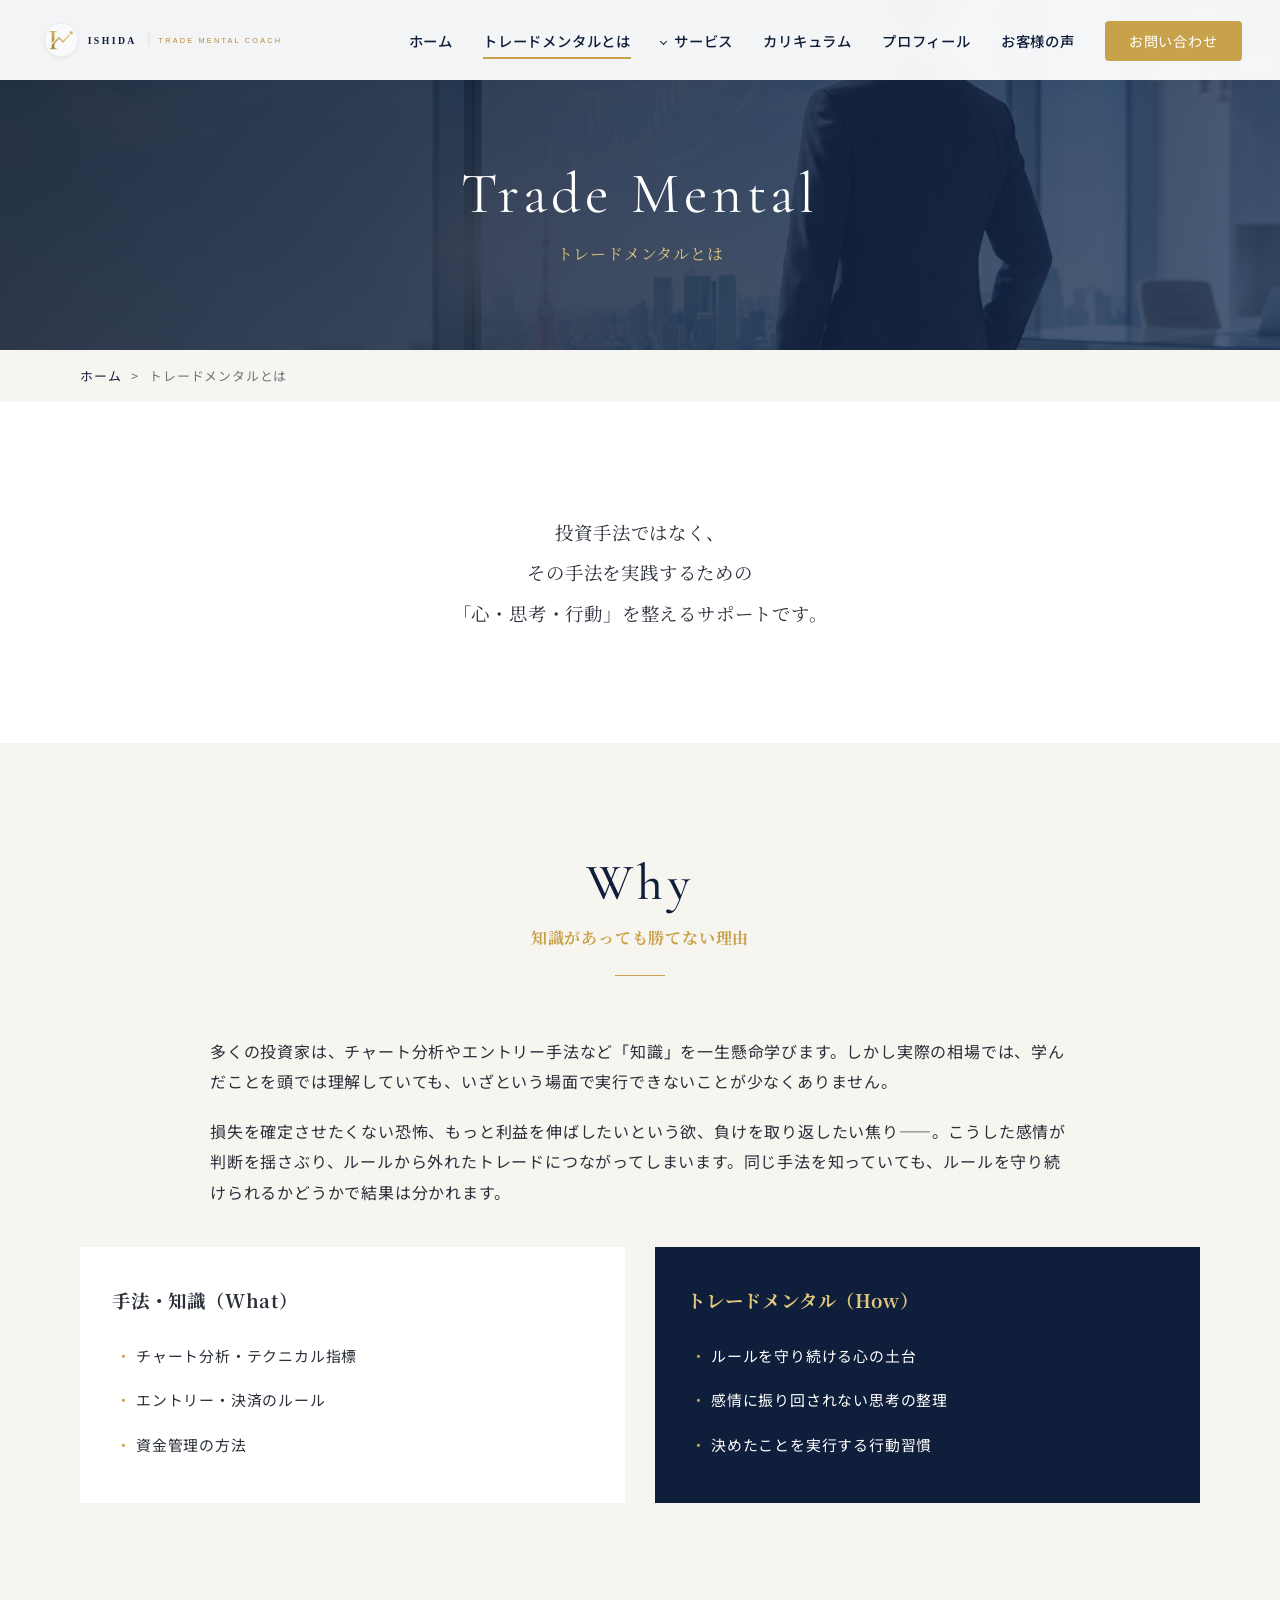
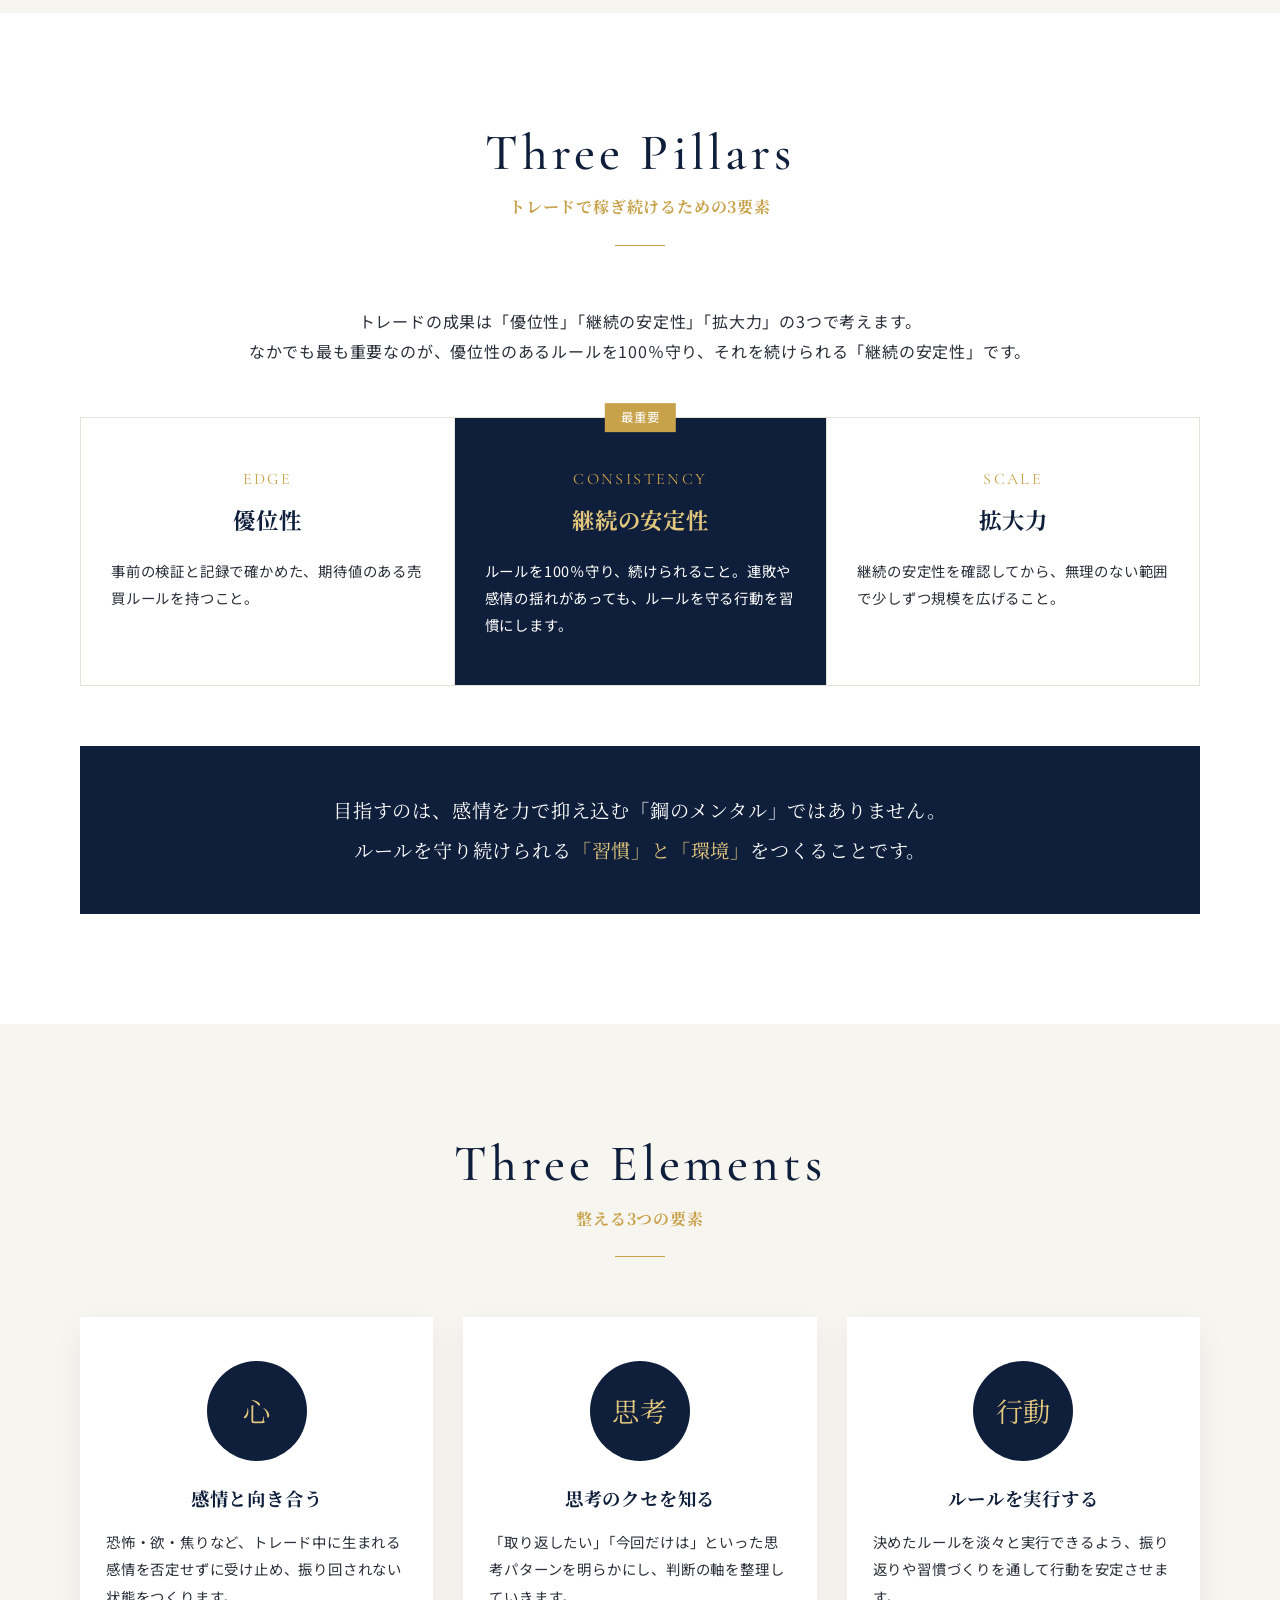
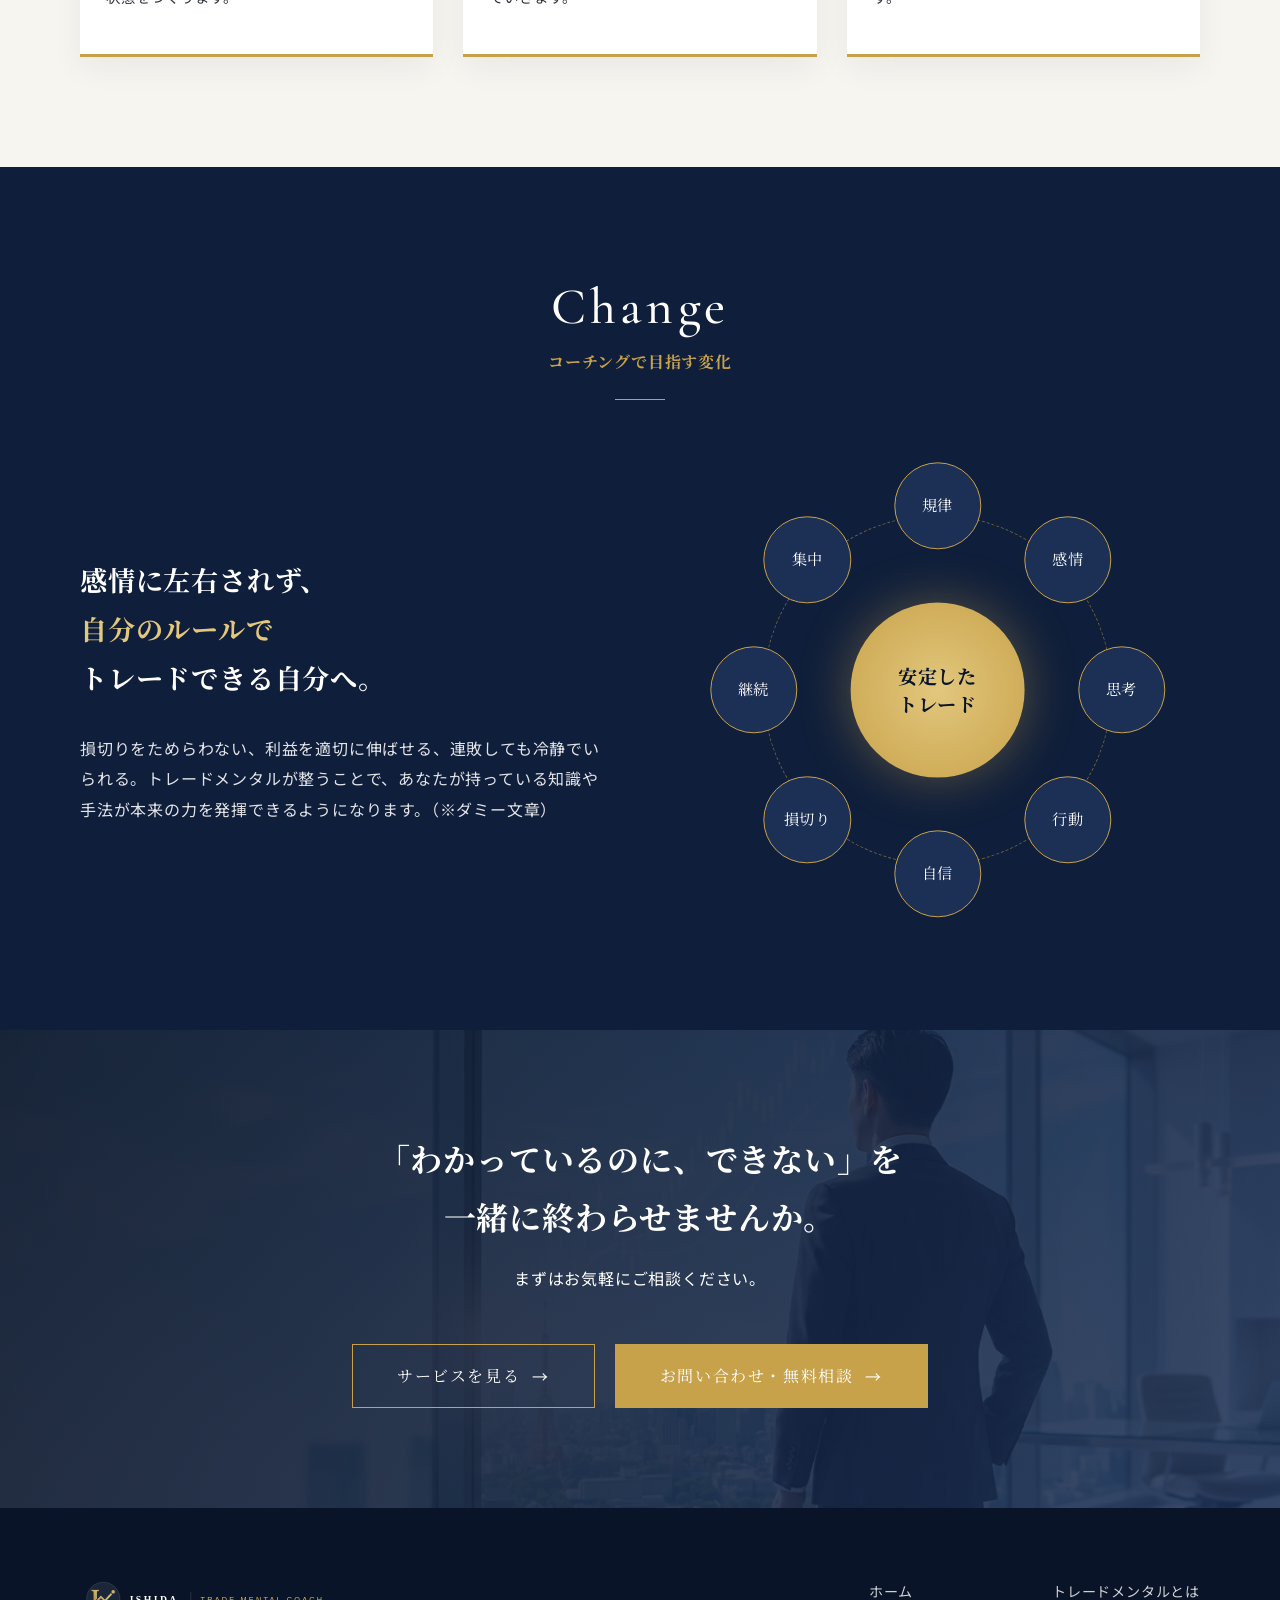
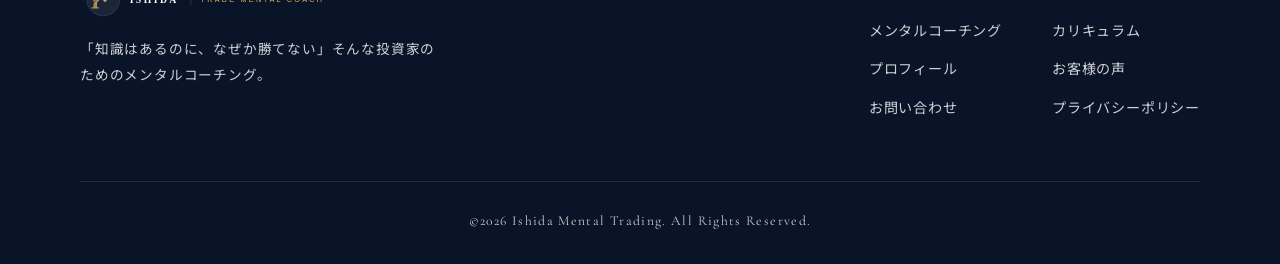
<file: mental.html>
<!DOCTYPE html>
<html lang="ja">
<head>
  <meta charset="UTF-8">
  <meta name="viewport" content="width=device-width, initial-scale=1">
  <title>トレードメンタルとは｜Ishida Mental Trading</title>
  <meta name="description" content="トレードメンタルとは、投資手法ではなく、その手法を実践するための「心・思考・行動」を整えるサポートです。">
  <link rel="preconnect" href="https://fonts.googleapis.com">
  <link rel="preconnect" href="https://fonts.gstatic.com" crossorigin>
  <link href="https://fonts.googleapis.com/css2?family=Cormorant+Garamond:wght@500;600&family=Noto+Sans+JP:wght@400;500;700&family=Noto+Serif+JP:wght@500;600;700&display=swap" rel="stylesheet">
  <link rel="stylesheet" href="css/style.css">
</head>
<body>

  <!-- ===== ヘッダー ===== -->
  <header class="header">
    <div class="header__inner">
      <a href="index.html" class="logo">
        <img src="images/logo.svg" alt="ISHIDA TRADE MENTAL COACH" class="logo__img">
      </a>
      <button class="hamburger" aria-label="メニュー" aria-expanded="false"><span></span><span></span><span></span></button>
      <nav class="nav">
        <ul class="nav__list">
          <li class="nav__item"><a href="index.html" class="nav__link">ホーム</a></li>
          <li class="nav__item"><a href="mental.html" class="nav__link is-current">トレードメンタルとは</a></li>
          <li class="nav__item nav__item--has-child">
            <a href="service.html" class="nav__link">サービス</a>
            <div class="dropdown">
              <a href="service.html">メンタルコーチング</a>
              <a href="curriculum.html">カリキュラム</a>
              <a href="service.html#flow">ご利用の流れ</a>
              <a href="service.html#faq">よくある質問</a>
            </div>
          </li>
          <li class="nav__item"><a href="curriculum.html" class="nav__link">カリキュラム</a></li>
          <li class="nav__item"><a href="profile.html" class="nav__link">プロフィール</a></li>
          <li class="nav__item"><a href="voice.html" class="nav__link">お客様の声</a></li>
          <li class="nav__item"><a href="contact.html" class="nav__cta">お問い合わせ</a></li>
        </ul>
      </nav>
    </div>
  </header>

  <main>
    <div class="page-header">
      <span class="en">Trade Mental</span>
      <span class="ja">トレードメンタルとは</span>
    </div>
    <div class="breadcrumb"><div class="container"><a href="index.html">ホーム</a><span>&gt;</span>トレードメンタルとは</div></div>

    <!-- 導入 -->
    <section class="section">
      <div class="container">
        <p class="lead fade-up">投資手法ではなく、<br>その手法を実践するための<br>「心・思考・行動」を整えるサポートです。</p>
      </div>
    </section>

    <!-- なぜ勝てないのか -->
    <section class="section section--offwhite">
      <div class="container">
        <h2 class="section-title fade-up"><span class="en">Why</span><span class="ja">知識があっても勝てない理由</span></h2>
        <div class="content-block fade-up">
          <p>多くの投資家は、チャート分析やエントリー手法など「知識」を一生懸命学びます。しかし実際の相場では、学んだことを頭では理解していても、いざという場面で実行できないことが少なくありません。</p>
          <p>損失を確定させたくない恐怖、もっと利益を伸ばしたいという欲、負けを取り返したい焦り――。こうした感情が判断を揺さぶり、ルールから外れたトレードにつながってしまいます。同じ手法を知っていても、ルールを守り続けられるかどうかで結果は分かれます。</p>
        </div>
        <div class="compare fade-up">
          <div class="compare__box">
            <h4>手法・知識（What）</h4>
            <ul>
              <li>チャート分析・テクニカル指標</li>
              <li>エントリー・決済のルール</li>
              <li>資金管理の方法</li>
            </ul>
          </div>
          <div class="compare__box compare__box--gold">
            <h4>トレードメンタル（How）</h4>
            <ul>
              <li>ルールを守り続ける心の土台</li>
              <li>感情に振り回されない思考の整理</li>
              <li>決めたことを実行する行動習慣</li>
            </ul>
          </div>
        </div>
      </div>
    </section>

    <!-- 稼ぎ続ける3要素 -->
    <section class="section">
      <div class="container">
        <h2 class="section-title fade-up"><span class="en">Three Pillars</span><span class="ja">トレードで稼ぎ続けるための3要素</span></h2>
        <div class="content-block fade-up">
          <p class="text-center">トレードの成果は「優位性」「継続の安定性」「拡大力」の3つで考えます。<br>なかでも最も重要なのが、優位性のあるルールを100％守り、それを続けられる「継続の安定性」です。</p>
        </div>
        <div class="pillars fade-up">
          <div class="pillar">
            <p class="pillar__en">EDGE</p>
            <h3 class="pillar__title">優位性</h3>
            <p class="pillar__text">事前の検証と記録で確かめた、期待値のある売買ルールを持つこと。</p>
          </div>
          <div class="pillar pillar--main">
            <p class="pillar__en">CONSISTENCY</p>
            <h3 class="pillar__title">継続の安定性</h3>
            <p class="pillar__text">ルールを100％守り、続けられること。連敗や感情の揺れがあっても、ルールを守る行動を習慣にします。</p>
          </div>
          <div class="pillar">
            <p class="pillar__en">SCALE</p>
            <h3 class="pillar__title">拡大力</h3>
            <p class="pillar__text">継続の安定性を確認してから、無理のない範囲で少しずつ規模を広げること。</p>
          </div>
        </div>
        <div class="highlight-box fade-up">
          目指すのは、感情を力で抑え込む「鋼のメンタル」ではありません。<br>
          ルールを守り続けられる<em>「習慣」と「環境」</em>をつくることです。
        </div>
      </div>
    </section>

    <!-- 3つの要素 -->
    <section class="section section--offwhite">
      <div class="container">
        <h2 class="section-title fade-up"><span class="en">Three Elements</span><span class="ja">整える3つの要素</span></h2>
        <div class="elements">
          <div class="element fade-up">
            <div class="element__kanji">心</div>
            <h3 class="element__title">感情と向き合う</h3>
            <p class="element__text">恐怖・欲・焦りなど、トレード中に生まれる感情を否定せずに受け止め、振り回されない状態をつくります。</p>
          </div>
          <div class="element fade-up delay-1">
            <div class="element__kanji">思考</div>
            <h3 class="element__title">思考のクセを知る</h3>
            <p class="element__text">「取り返したい」「今回だけは」といった思考パターンを明らかにし、判断の軸を整理していきます。</p>
          </div>
          <div class="element fade-up delay-2">
            <div class="element__kanji">行動</div>
            <h3 class="element__title">ルールを実行する</h3>
            <p class="element__text">決めたルールを淡々と実行できるよう、振り返りや習慣づくりを通して行動を安定させます。</p>
          </div>
        </div>
      </div>
    </section>

    <!-- 得られる変化 -->
    <section class="section section--navy">
      <div class="container">
        <h2 class="section-title fade-up"><span class="en">Change</span><span class="ja">コーチングで目指す変化</span></h2>
        <div class="mental">
          <div class="mental__text fade-up">
            <h3>感情に左右されず、<br><em>自分のルールで</em><br>トレードできる自分へ。</h3>
            <p>損切りをためらわない、利益を適切に伸ばせる、連敗しても冷静でいられる。トレードメンタルが整うことで、あなたが持っている知識や手法が本来の力を発揮できるようになります。（※ダミー文章）</p>
          </div>
          <div class="keyword-circle fade-up delay-1">
            <div class="keyword-circle__center">安定した<br>トレード</div>
            <span class="keyword-circle__item">規律</span>
            <span class="keyword-circle__item">感情</span>
            <span class="keyword-circle__item">思考</span>
            <span class="keyword-circle__item">行動</span>
            <span class="keyword-circle__item">自信</span>
            <span class="keyword-circle__item">損切り</span>
            <span class="keyword-circle__item">継続</span>
            <span class="keyword-circle__item">集中</span>
          </div>
        </div>
      </div>
    </section>

    <!-- ===== CTA ===== -->
    <section class="cta">
      <div class="container">
        <h2 class="cta__title fade-up">「わかっているのに、できない」を<br>一緒に終わらせませんか。</h2>
        <p class="cta__text fade-up delay-1">まずはお気軽にご相談ください。</p>
        <div class="btn-wrap fade-up delay-2">
          <a href="service.html" class="btn btn--light">サービスを見る</a>
          <a href="contact.html" class="btn btn--gold">お問い合わせ・無料相談</a>
        </div>
      </div>
    </section>
  </main>

  <!-- ===== フッター ===== -->
  <footer class="footer">
    <div class="container">
      <div class="footer__inner">
        <div>
          <a href="index.html" class="logo">
            <img src="images/logo_footer.svg" alt="ISHIDA TRADE MENTAL COACH" class="logo__img">
          </a>
          <p class="footer__desc">「知識はあるのに、なぜか勝てない」そんな投資家のためのメンタルコーチング。</p>
        </div>
        <nav class="footer__nav">
          <a href="index.html">ホーム</a>
          <a href="mental.html">トレードメンタルとは</a>
          <a href="service.html">メンタルコーチング</a>
          <a href="curriculum.html">カリキュラム</a>
          <a href="profile.html">プロフィール</a>
          <a href="voice.html">お客様の声</a>
          <a href="contact.html">お問い合わせ</a>
          <a href="privacy.html">プライバシーポリシー</a>
        </nav>
      </div>
      <p class="footer__copy">&copy;2026 Ishida Mental Trading. All Rights Reserved.</p>
    </div>
  </footer>
  <a href="#" class="pagetop" aria-label="ページトップへ">↑</a>

  <script src="js/main.js"></script>
</body>
</html>
</file>
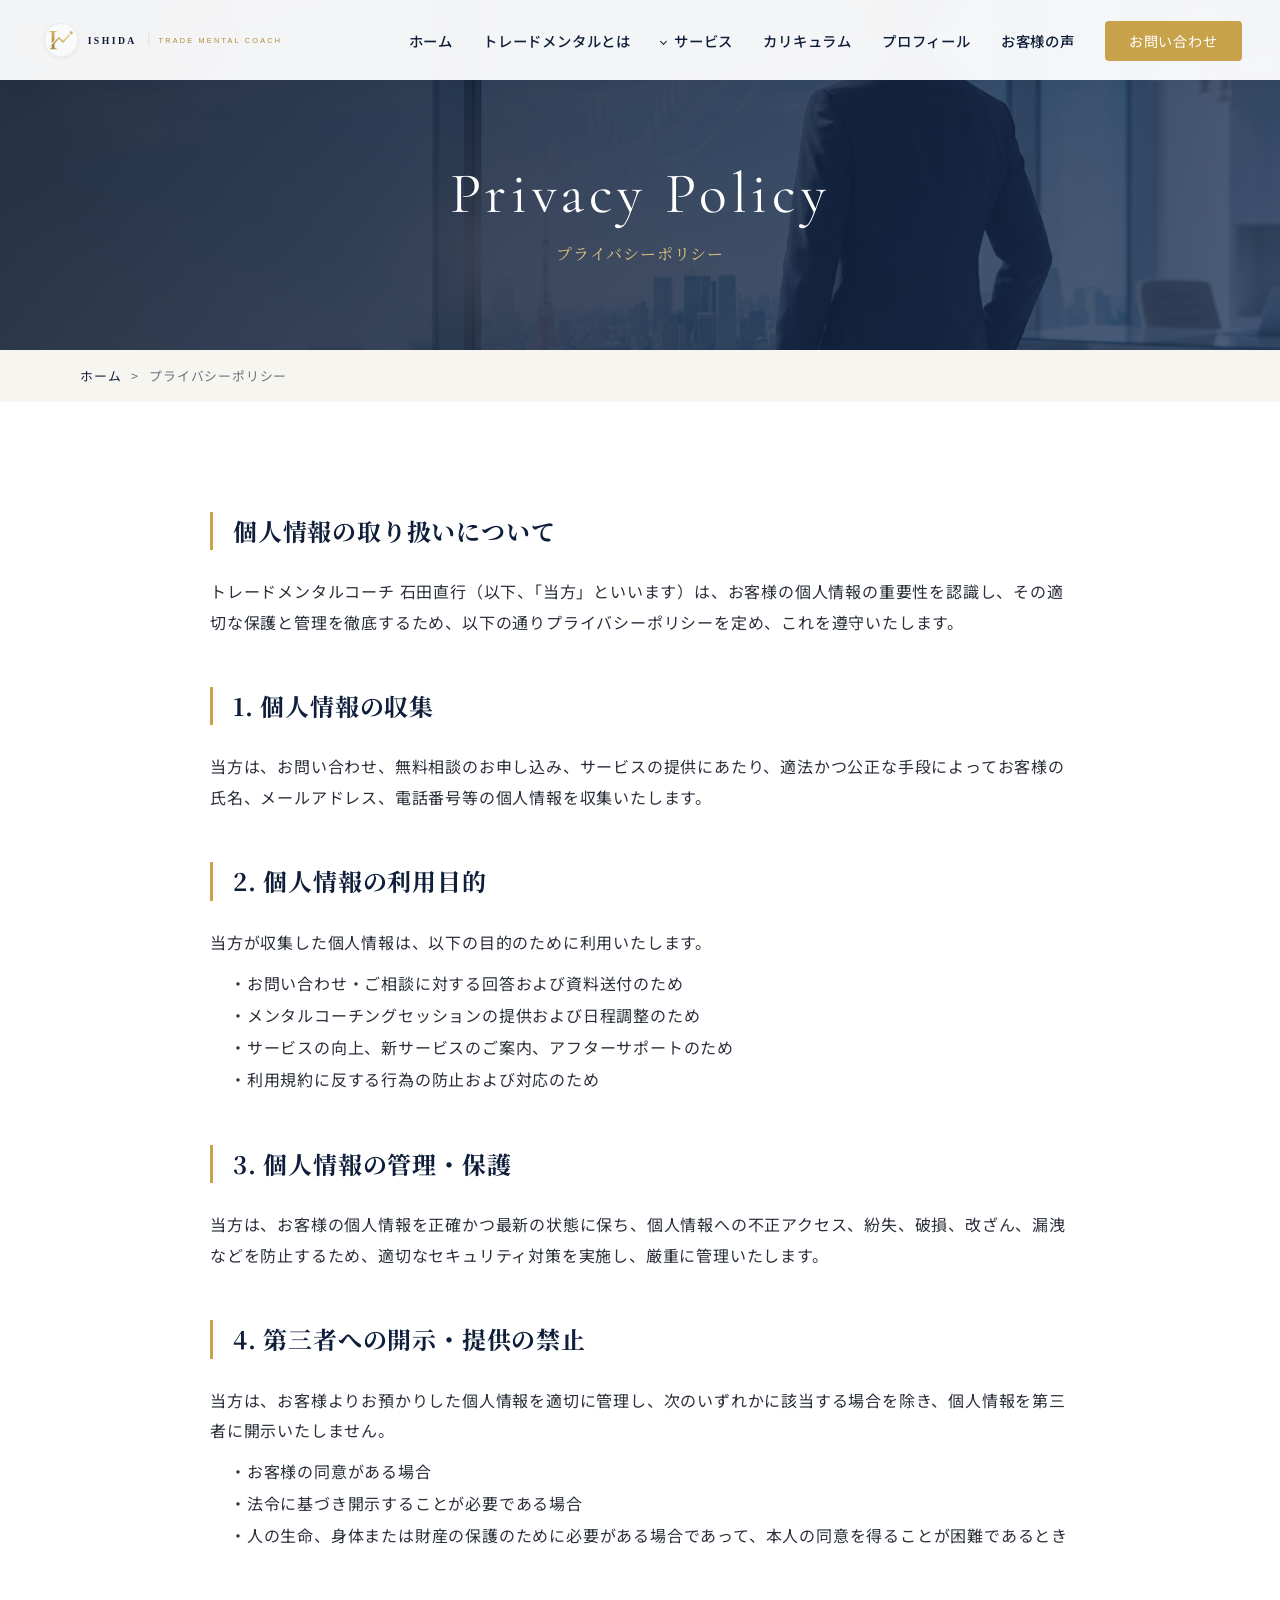
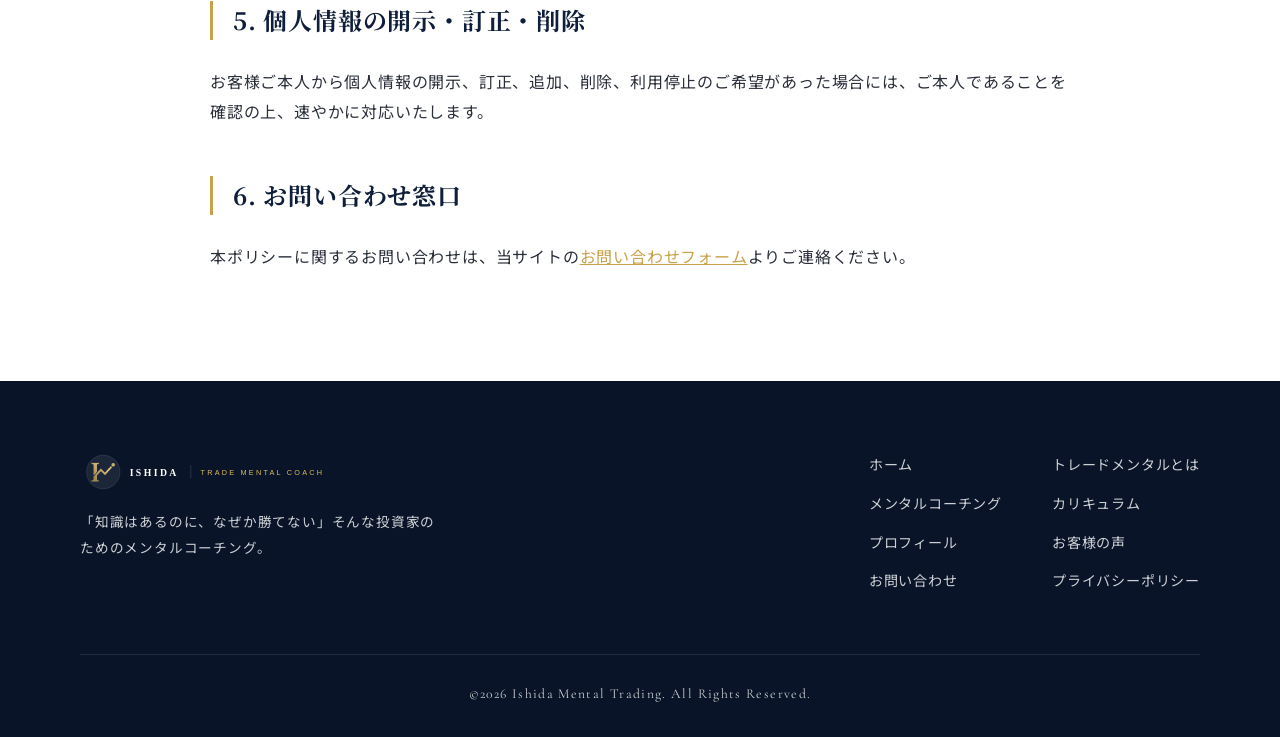
<file: privacy.html>
<!DOCTYPE html>
<html lang="ja">
<head>
  <meta charset="UTF-8">
  <meta name="viewport" content="width=device-width, initial-scale=1">
  <title>プライバシーポリシー｜Ishida Mental Trading</title>
  <meta name="description" content="トレードメンタルコーチ 石田直行のプライバシーポリシー（個人情報保護方針）です。">
  <link rel="preconnect" href="https://fonts.googleapis.com">
  <link rel="preconnect" href="https://fonts.gstatic.com" crossorigin>
  <link href="https://fonts.googleapis.com/css2?family=Cormorant+Garamond:wght@500;600&family=Noto+Sans+JP:wght@400;500;700&family=Noto+Serif+JP:wght@500;600;700&display=swap" rel="stylesheet">
  <link rel="stylesheet" href="css/style.css">
</head>
<body>

  <!-- ===== ヘッダー ===== -->
  <header class="header">
    <div class="header__inner">
      <a href="index.html" class="logo">
        <img src="images/logo.svg" alt="ISHIDA TRADE MENTAL COACH" class="logo__img">
      </a>
      <button class="hamburger" aria-label="メニュー" aria-expanded="false"><span></span><span></span><span></span></button>
      <nav class="nav">
        <ul class="nav__list">
          <li class="nav__item"><a href="index.html" class="nav__link">ホーム</a></li>
          <li class="nav__item"><a href="mental.html" class="nav__link">トレードメンタルとは</a></li>
          <li class="nav__item nav__item--has-child">
            <a href="service.html" class="nav__link">サービス</a>
            <div class="dropdown">
              <a href="service.html">メンタルコーチング</a>
              <a href="curriculum.html">カリキュラム</a>
              <a href="service.html#flow">ご利用の流れ</a>
              <a href="service.html#faq">よくある質問</a>
            </div>
          </li>
          <li class="nav__item"><a href="curriculum.html" class="nav__link">カリキュラム</a></li>
          <li class="nav__item"><a href="profile.html" class="nav__link">プロフィール</a></li>
          <li class="nav__item"><a href="voice.html" class="nav__link">お客様の声</a></li>
          <li class="nav__item"><a href="contact.html" class="nav__cta">お問い合わせ</a></li>
        </ul>
      </nav>
    </div>
  </header>

  <main>
    <div class="page-header">
      <span class="en">Privacy Policy</span>
      <span class="ja">プライバシーポリシー</span>
    </div>
    <div class="breadcrumb"><div class="container"><a href="index.html">ホーム</a><span>&gt;</span>プライバシーポリシー</div></div>

    <section class="section">
      <div class="container">
        <div class="content-block">
          <h3>個人情報の取り扱いについて</h3>
          <p>トレードメンタルコーチ 石田直行（以下、「当方」といいます）は、お客様の個人情報の重要性を認識し、その適切な保護と管理を徹底するため、以下の通りプライバシーポリシーを定め、これを遵守いたします。</p>

          <h3 style="margin-top:50px;">1. 個人情報の収集</h3>
          <p>当方は、お問い合わせ、無料相談のお申し込み、サービスの提供にあたり、適法かつ公正な手段によってお客様の氏名、メールアドレス、電話番号等の個人情報を収集いたします。</p>

          <h3 style="margin-top:50px;">2. 個人情報の利用目的</h3>
          <p>当方が収集した個人情報は、以下の目的のために利用いたします。</p>
          <ul style="padding-left:20px; margin-top:10px; line-height:2;">
            <li>・お問い合わせ・ご相談に対する回答および資料送付のため</li>
            <li>・メンタルコーチングセッションの提供および日程調整のため</li>
            <li>・サービスの向上、新サービスのご案内、アフターサポートのため</li>
            <li>・利用規約に反する行為の防止および対応のため</li>
          </ul>

          <h3 style="margin-top:50px;">3. 個人情報の管理・保護</h3>
          <p>当方は、お客様の個人情報を正確かつ最新の状態に保ち、個人情報への不正アクセス、紛失、破損、改ざん、漏洩などを防止するため、適切なセキュリティ対策を実施し、厳重に管理いたします。</p>

          <h3 style="margin-top:50px;">4. 第三者への開示・提供の禁止</h3>
          <p>当方は、お客様よりお預かりした個人情報を適切に管理し、次のいずれかに該当する場合を除き、個人情報を第三者に開示いたしません。</p>
          <ul style="padding-left:20px; margin-top:10px; line-height:2;">
            <li>・お客様の同意がある場合</li>
            <li>・法令に基づき開示することが必要である場合</li>
            <li>・人の生命、身体または財産の保護のために必要がある場合であって、本人の同意を得ることが困難であるとき</li>
          </ul>

          <h3 style="margin-top:50px;">5. 個人情報の開示・訂正・削除</h3>
          <p>お客様ご本人から個人情報の開示、訂正、追加、削除、利用停止のご希望があった場合には、ご本人であることを確認の上、速やかに対応いたします。</p>

          <h3 style="margin-top:50px;">6. お問い合わせ窓口</h3>
          <p>本ポリシーに関するお問い合わせは、当サイトの<a href="contact.html" style="color:var(--gold); text-decoration:underline;">お問い合わせフォーム</a>よりご連絡ください。</p>
        </div>
      </div>
    </section>
  </main>

  <!-- ===== フッター ===== -->
  <footer class="footer">
    <div class="container">
      <div class="footer__inner">
        <div>
          <a href="index.html" class="logo">
            <img src="images/logo_footer.svg" alt="ISHIDA TRADE MENTAL COACH" class="logo__img">
          </a>
          <p class="footer__desc">「知識はあるのに、なぜか勝てない」そんな投資家のためのメンタルコーチング。</p>
        </div>
        <nav class="footer__nav">
          <a href="index.html">ホーム</a>
          <a href="mental.html">トレードメンタルとは</a>
          <a href="service.html">メンタルコーチング</a>
          <a href="curriculum.html">カリキュラム</a>
          <a href="profile.html">プロフィール</a>
          <a href="voice.html">お客様の声</a>
          <a href="contact.html">お問い合わせ</a>
          <a href="privacy.html">プライバシーポリシー</a>
        </nav>
      </div>
      <p class="footer__copy">&copy;2026 Ishida Mental Trading. All Rights Reserved.</p>
    </div>
  </footer>
  <a href="#" class="pagetop" aria-label="ページトップへ">↑</a>

  <script src="js/main.js"></script>
</body>
</html>
</file>
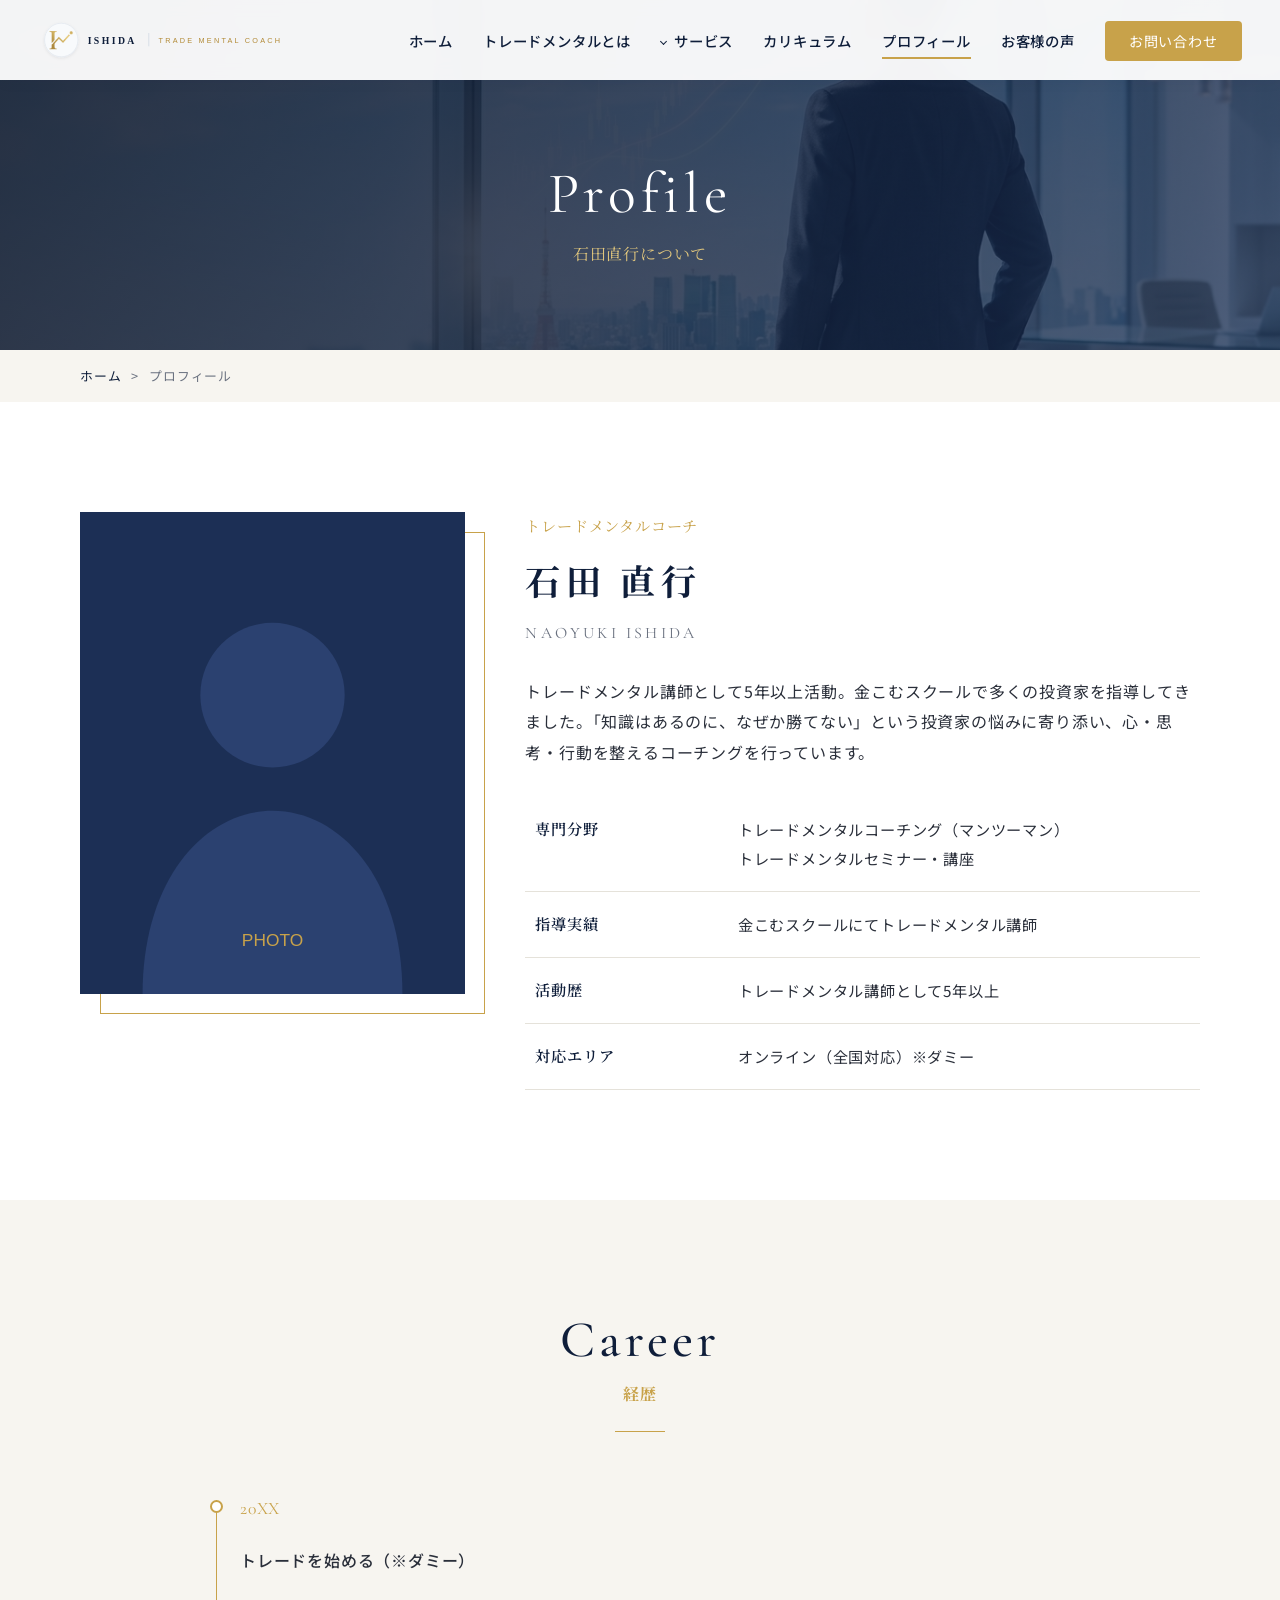
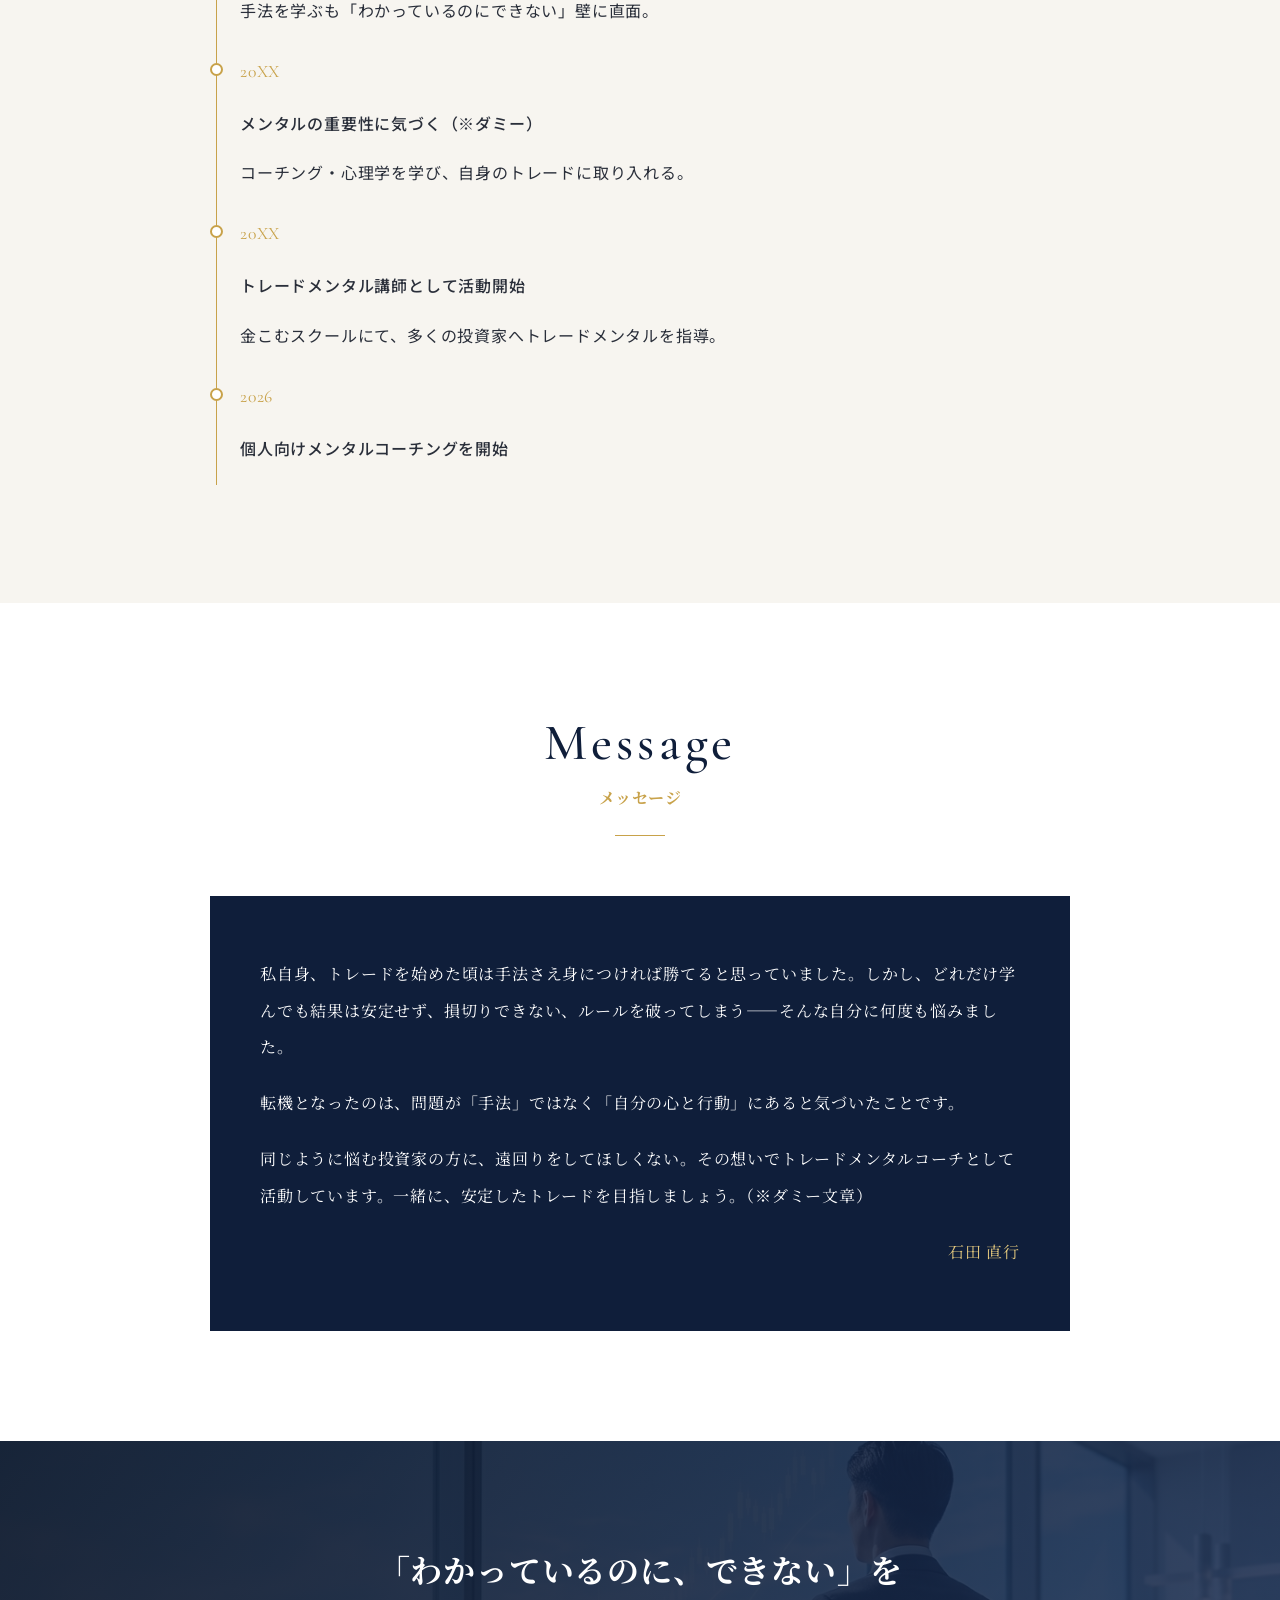
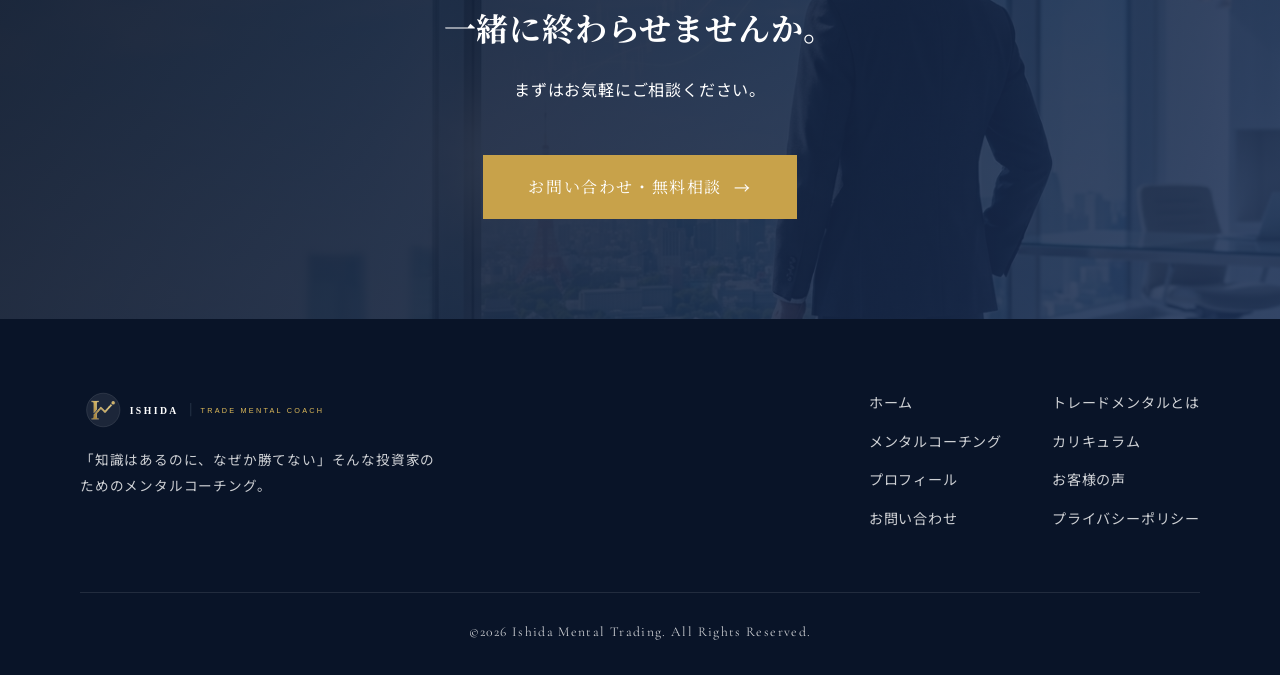
<file: profile.html>
<!DOCTYPE html>
<html lang="ja">
<head>
  <meta charset="UTF-8">
  <meta name="viewport" content="width=device-width, initial-scale=1">
  <title>プロフィール｜Ishida Mental Trading</title>
  <meta name="description" content="トレードメンタルコーチ 石田直行のプロフィール。トレードメンタル講師として5年以上活動、金こむスクールで多くの投資家を指導。">
  <link rel="preconnect" href="https://fonts.googleapis.com">
  <link rel="preconnect" href="https://fonts.gstatic.com" crossorigin>
  <link href="https://fonts.googleapis.com/css2?family=Cormorant+Garamond:wght@500;600&family=Noto+Sans+JP:wght@400;500;700&family=Noto+Serif+JP:wght@500;600;700&display=swap" rel="stylesheet">
  <link rel="stylesheet" href="css/style.css">
</head>
<body>

  <!-- ===== ヘッダー ===== -->
  <header class="header">
    <div class="header__inner">
      <a href="index.html" class="logo">
        <img src="images/logo.svg" alt="ISHIDA TRADE MENTAL COACH" class="logo__img">
      </a>
      <button class="hamburger" aria-label="メニュー" aria-expanded="false"><span></span><span></span><span></span></button>
      <nav class="nav">
        <ul class="nav__list">
          <li class="nav__item"><a href="index.html" class="nav__link">ホーム</a></li>
          <li class="nav__item"><a href="mental.html" class="nav__link">トレードメンタルとは</a></li>
          <li class="nav__item nav__item--has-child">
            <a href="service.html" class="nav__link">サービス</a>
            <div class="dropdown">
              <a href="service.html">メンタルコーチング</a>
              <a href="curriculum.html">カリキュラム</a>
              <a href="service.html#flow">ご利用の流れ</a>
              <a href="service.html#faq">よくある質問</a>
            </div>
          </li>
          <li class="nav__item"><a href="curriculum.html" class="nav__link">カリキュラム</a></li>
          <li class="nav__item"><a href="profile.html" class="nav__link is-current">プロフィール</a></li>
          <li class="nav__item"><a href="voice.html" class="nav__link">お客様の声</a></li>
          <li class="nav__item"><a href="contact.html" class="nav__cta">お問い合わせ</a></li>
        </ul>
      </nav>
    </div>
  </header>

  <main>
    <div class="page-header">
      <span class="en">Profile</span>
      <span class="ja">石田直行について</span>
    </div>
    <div class="breadcrumb"><div class="container"><a href="index.html">ホーム</a><span>&gt;</span>プロフィール</div></div>

    <!-- プロフィール -->
    <section class="section">
      <div class="container profile-detail">
        <div class="about__img fade-up">
          <img src="images/profile.svg" alt="石田直行のプロフィール写真">
        </div>
        <div class="fade-up delay-1">
          <p class="about__role">トレードメンタルコーチ</p>
          <h2 class="about__name">石田 直行</h2>
          <p class="about__name-en">NAOYUKI ISHIDA</p>
          <p>トレードメンタル講師として5年以上活動。金こむスクールで多くの投資家を指導してきました。「知識はあるのに、なぜか勝てない」という投資家の悩みに寄り添い、心・思考・行動を整えるコーチングを行っています。</p>
          <table class="profile-table">
            <tr><th>専門分野</th><td>トレードメンタルコーチング（マンツーマン）<br>トレードメンタルセミナー・講座</td></tr>
            <tr><th>指導実績</th><td>金こむスクールにてトレードメンタル講師</td></tr>
            <tr><th>活動歴</th><td>トレードメンタル講師として5年以上</td></tr>
            <tr><th>対応エリア</th><td>オンライン（全国対応）※ダミー</td></tr>
          </table>
        </div>
      </div>
    </section>

    <!-- 経歴 -->
    <section class="section section--offwhite">
      <div class="container">
        <h2 class="section-title fade-up"><span class="en">Career</span><span class="ja">経歴</span></h2>
        <div class="content-block fade-up">
          <ul class="timeline">
            <li><p class="timeline__year">20XX</p><p class="timeline__text">トレードを始める（※ダミー）</p><p>手法を学ぶも「わかっているのにできない」壁に直面。</p></li>
            <li><p class="timeline__year">20XX</p><p class="timeline__text">メンタルの重要性に気づく（※ダミー）</p><p>コーチング・心理学を学び、自身のトレードに取り入れる。</p></li>
            <li><p class="timeline__year">20XX</p><p class="timeline__text">トレードメンタル講師として活動開始</p><p>金こむスクールにて、多くの投資家へトレードメンタルを指導。</p></li>
            <li><p class="timeline__year">2026</p><p class="timeline__text">個人向けメンタルコーチングを開始</p></li>
          </ul>
        </div>
      </div>
    </section>

    <!-- メッセージ -->
    <section class="section">
      <div class="container">
        <h2 class="section-title fade-up"><span class="en">Message</span><span class="ja">メッセージ</span></h2>
        <div class="content-block fade-up">
          <div class="message-box">
            <p>私自身、トレードを始めた頃は手法さえ身につければ勝てると思っていました。しかし、どれだけ学んでも結果は安定せず、損切りできない、ルールを破ってしまう――そんな自分に何度も悩みました。</p>
            <p>転機となったのは、問題が「手法」ではなく「自分の心と行動」にあると気づいたことです。</p>
            <p>同じように悩む投資家の方に、遠回りをしてほしくない。その想いでトレードメンタルコーチとして活動しています。一緒に、安定したトレードを目指しましょう。（※ダミー文章）</p>
            <p class="message-box__sign">石田 直行</p>
          </div>
        </div>
      </div>
    </section>

    <!-- ===== CTA ===== -->
    <section class="cta">
      <div class="container">
        <h2 class="cta__title fade-up">「わかっているのに、できない」を<br>一緒に終わらせませんか。</h2>
        <p class="cta__text fade-up delay-1">まずはお気軽にご相談ください。</p>
        <div class="btn-wrap fade-up delay-2"><a href="contact.html" class="btn btn--gold">お問い合わせ・無料相談</a></div>
      </div>
    </section>
  </main>

  <!-- ===== フッター ===== -->
  <footer class="footer">
    <div class="container">
      <div class="footer__inner">
        <div>
          <a href="index.html" class="logo">
            <img src="images/logo_footer.svg" alt="ISHIDA TRADE MENTAL COACH" class="logo__img">
          </a>
          <p class="footer__desc">「知識はあるのに、なぜか勝てない」そんな投資家のためのメンタルコーチング。</p>
        </div>
        <nav class="footer__nav">
          <a href="index.html">ホーム</a>
          <a href="mental.html">トレードメンタルとは</a>
          <a href="service.html">メンタルコーチング</a>
          <a href="curriculum.html">カリキュラム</a>
          <a href="profile.html">プロフィール</a>
          <a href="voice.html">お客様の声</a>
          <a href="contact.html">お問い合わせ</a>
          <a href="privacy.html">プライバシーポリシー</a>
        </nav>
      </div>
      <p class="footer__copy">&copy;2026 Ishida Mental Trading. All Rights Reserved.</p>
    </div>
  </footer>
  <a href="#" class="pagetop" aria-label="ページトップへ">↑</a>

  <script src="js/main.js"></script>
</body>
</html>
</file>
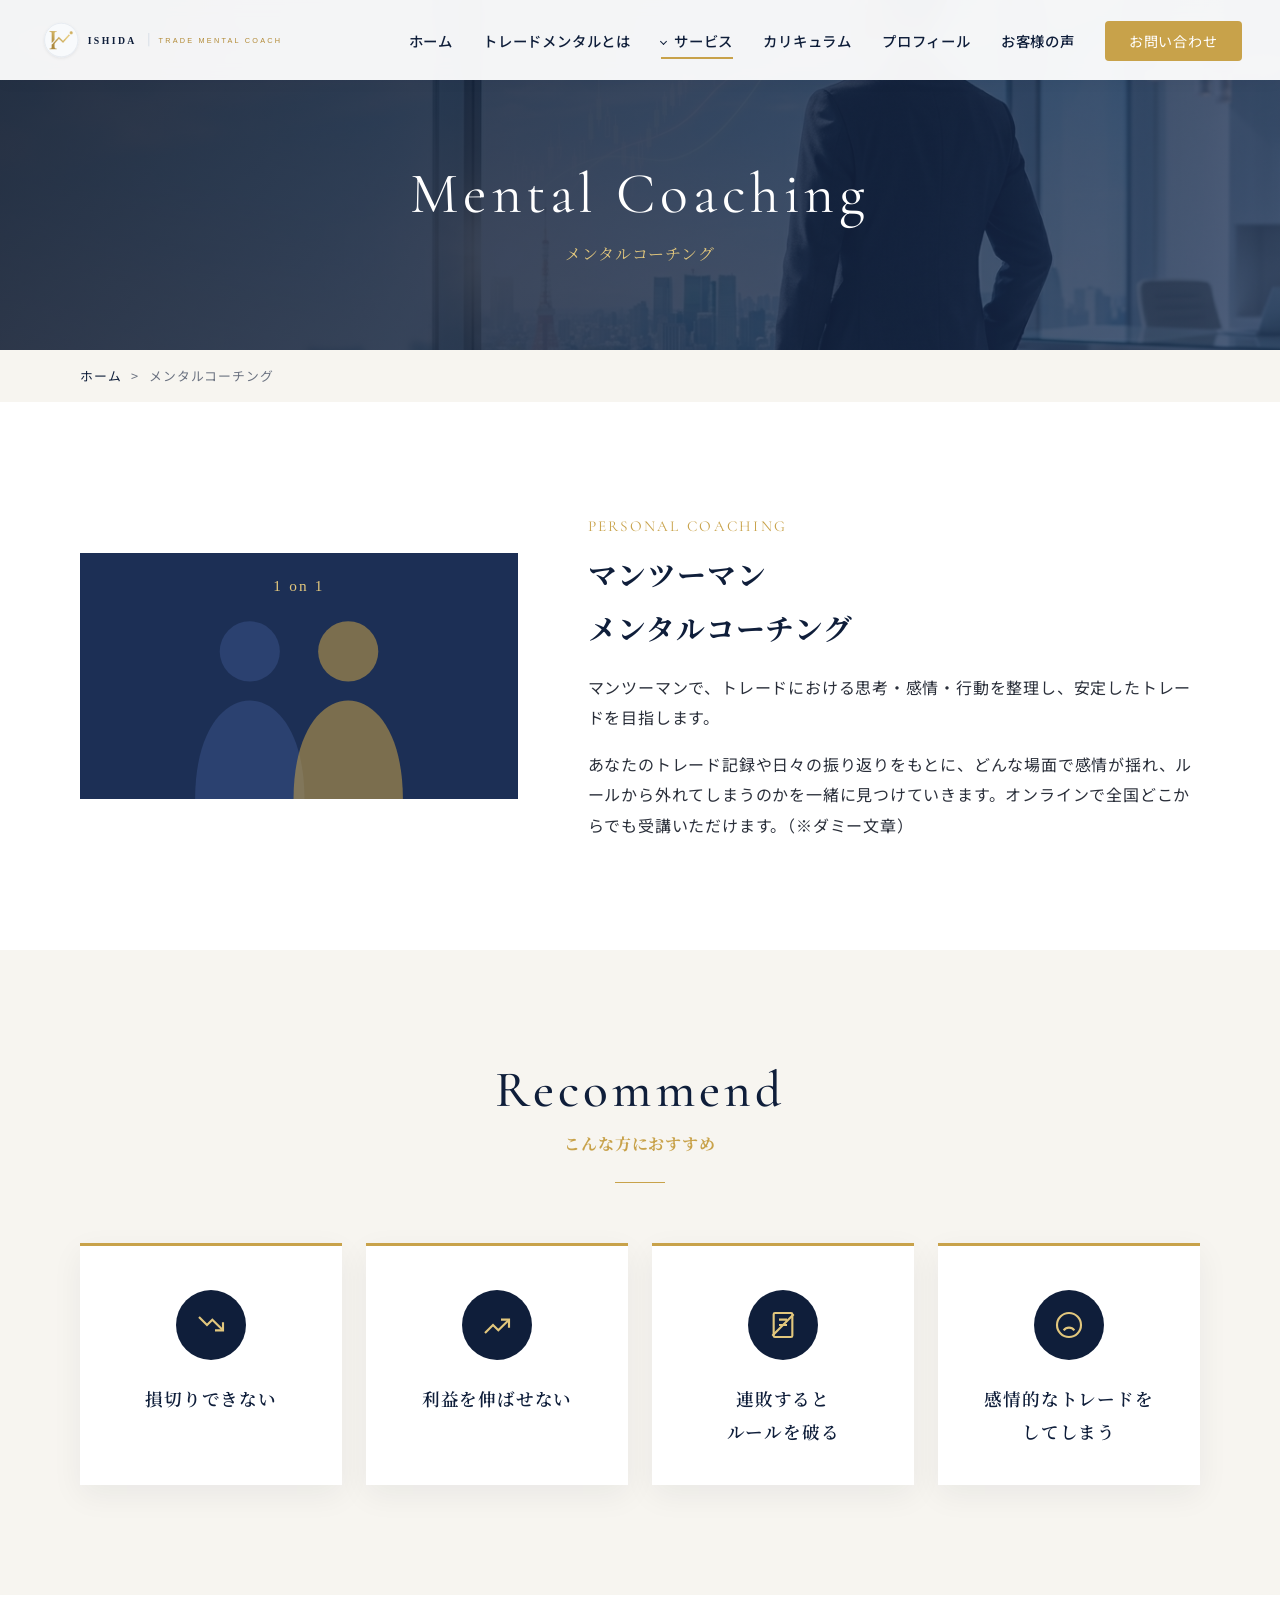
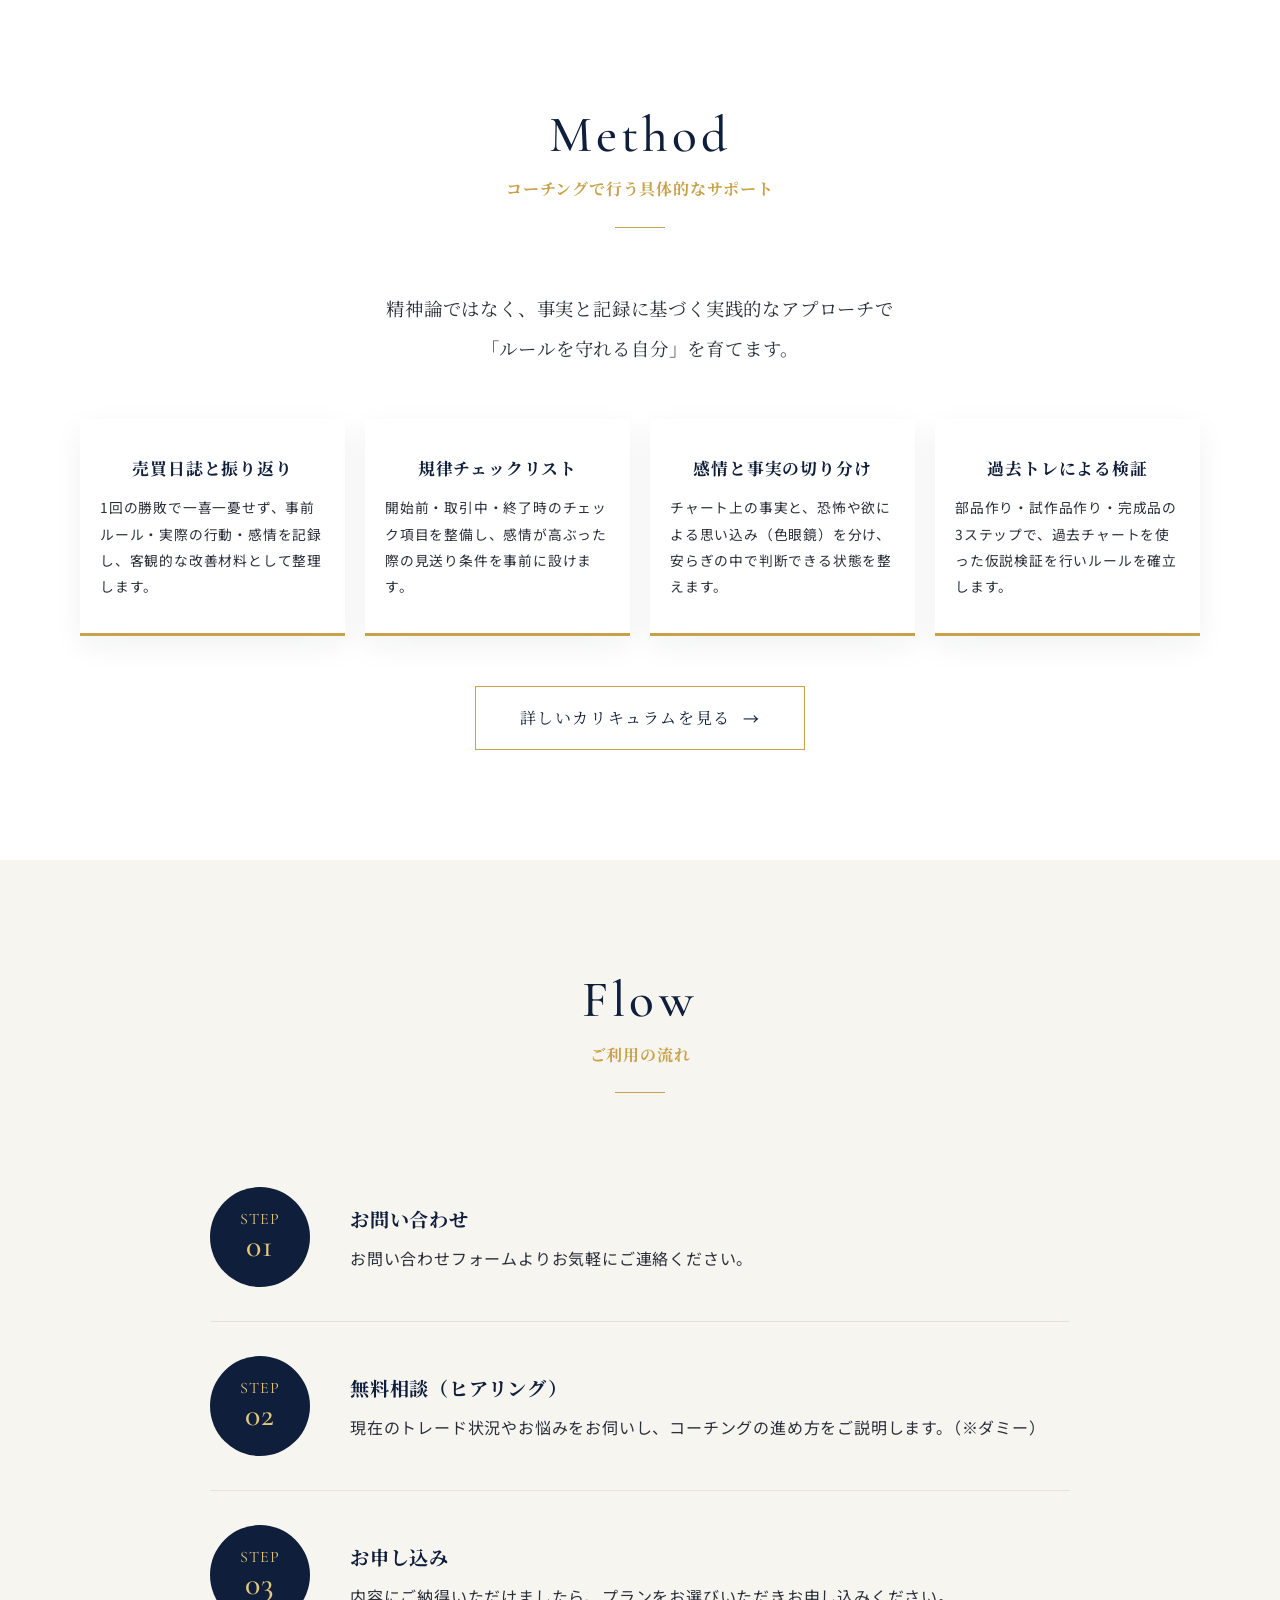
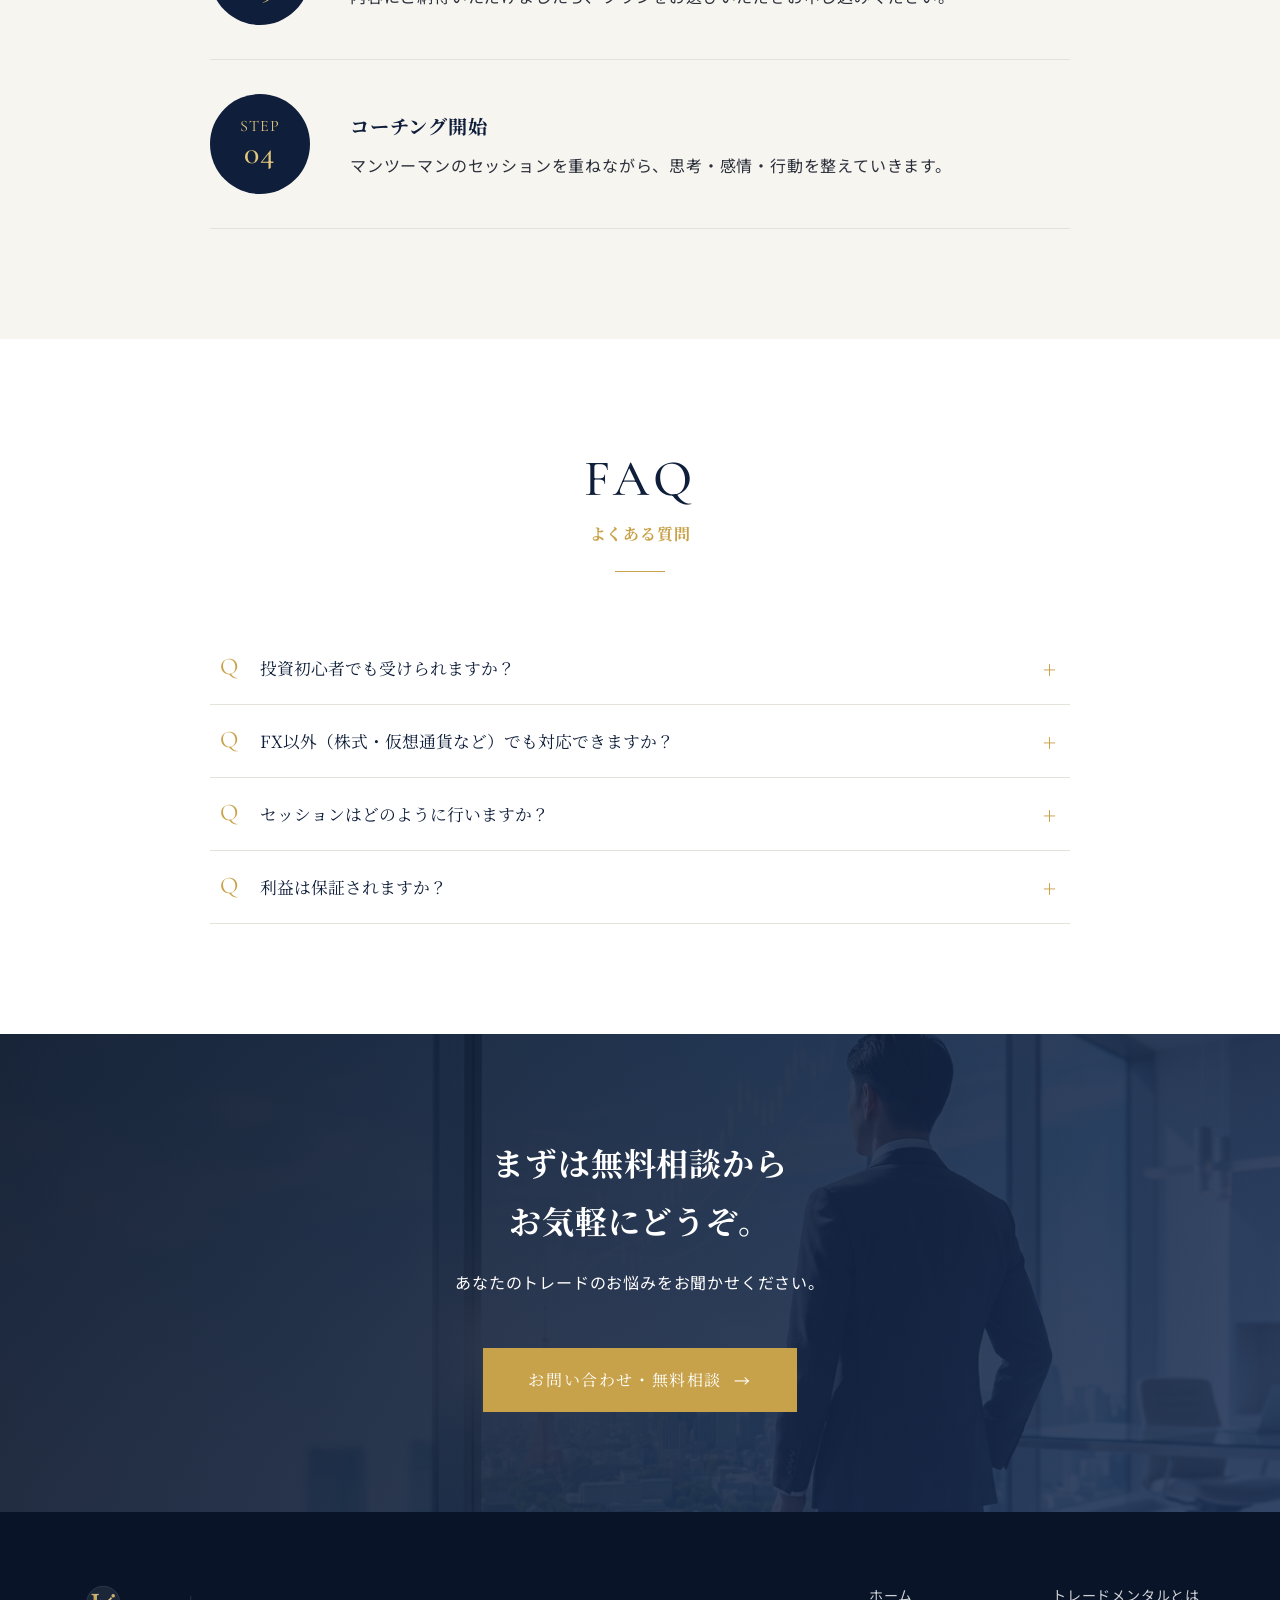
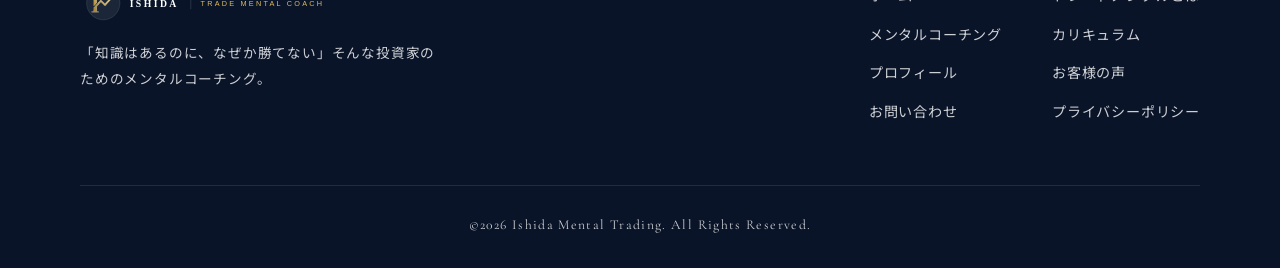
<file: service.html>
<!DOCTYPE html>
<html lang="ja">
<head>
  <meta charset="UTF-8">
  <meta name="viewport" content="width=device-width, initial-scale=1">
  <title>メンタルコーチング｜Ishida Mental Trading</title>
  <meta name="description" content="マンツーマンで、トレードにおける思考・感情・行動を整理し、安定したトレードを目指すメンタルコーチング。">
  <link rel="preconnect" href="https://fonts.googleapis.com">
  <link rel="preconnect" href="https://fonts.gstatic.com" crossorigin>
  <link href="https://fonts.googleapis.com/css2?family=Cormorant+Garamond:wght@500;600&family=Noto+Sans+JP:wght@400;500;700&family=Noto+Serif+JP:wght@500;600;700&display=swap" rel="stylesheet">
  <link rel="stylesheet" href="css/style.css">
</head>
<body>

  <!-- ===== ヘッダー ===== -->
  <header class="header">
    <div class="header__inner">
      <a href="index.html" class="logo">
        <img src="images/logo.svg" alt="ISHIDA TRADE MENTAL COACH" class="logo__img">
      </a>
      <button class="hamburger" aria-label="メニュー" aria-expanded="false"><span></span><span></span><span></span></button>
      <nav class="nav">
        <ul class="nav__list">
          <li class="nav__item"><a href="index.html" class="nav__link">ホーム</a></li>
          <li class="nav__item"><a href="mental.html" class="nav__link">トレードメンタルとは</a></li>
          <li class="nav__item nav__item--has-child">
            <a href="service.html" class="nav__link is-current">サービス</a>
            <div class="dropdown">
              <a href="service.html">メンタルコーチング</a>
              <a href="curriculum.html">カリキュラム</a>
              <a href="service.html#flow">ご利用の流れ</a>
              <a href="service.html#faq">よくある質問</a>
            </div>
          </li>
          <li class="nav__item"><a href="curriculum.html" class="nav__link">カリキュラム</a></li>
          <li class="nav__item"><a href="profile.html" class="nav__link">プロフィール</a></li>
          <li class="nav__item"><a href="voice.html" class="nav__link">お客様の声</a></li>
          <li class="nav__item"><a href="contact.html" class="nav__cta">お問い合わせ</a></li>
        </ul>
      </nav>
    </div>
  </header>

  <main>
    <div class="page-header">
      <span class="en">Mental Coaching</span>
      <span class="ja">メンタルコーチング</span>
    </div>
    <div class="breadcrumb"><div class="container"><a href="index.html">ホーム</a><span>&gt;</span>メンタルコーチング</div></div>

    <!-- 概要 -->
    <section class="section">
      <div class="container">
        <div class="about">
          <div class="service-card__img fade-up"><img src="images/service.svg" alt="マンツーマンコーチングのイメージ"></div>
          <div class="fade-up delay-1">
            <p class="service-card__label">PERSONAL COACHING</p>
            <h2 class="service-card__title" style="font-size:1.8rem;">マンツーマン<br>メンタルコーチング</h2>
            <p>マンツーマンで、トレードにおける思考・感情・行動を整理し、安定したトレードを目指します。</p>
            <p style="margin-top:1em;">あなたのトレード記録や日々の振り返りをもとに、どんな場面で感情が揺れ、ルールから外れてしまうのかを一緒に見つけていきます。オンラインで全国どこからでも受講いただけます。（※ダミー文章）</p>
          </div>
        </div>
      </div>
    </section>

    <!-- こんな方におすすめ -->
    <section class="section section--offwhite">
      <div class="container">
        <h2 class="section-title fade-up"><span class="en">Recommend</span><span class="ja">こんな方におすすめ</span></h2>
        <div class="worries">
          <div class="worry fade-up">
            <div class="worry__icon"><svg viewBox="0 0 24 24"><path d="M3 6l6 6 4-4 8 8"/><path d="M15 16h6v-6"/></svg></div>
            <p class="worry__text">損切りできない</p>
          </div>
          <div class="worry fade-up delay-1">
            <div class="worry__icon"><svg viewBox="0 0 24 24"><path d="M3 18l6-6 4 4 8-8"/><path d="M15 8h6v6"/></svg></div>
            <p class="worry__text">利益を伸ばせない</p>
          </div>
          <div class="worry fade-up delay-2">
            <div class="worry__icon"><svg viewBox="0 0 24 24"><rect x="5" y="3" width="14" height="18" rx="1"/><path d="M9 8h6M9 12h6M4 20L20 4"/></svg></div>
            <p class="worry__text">連敗すると<br>ルールを破る</p>
          </div>
          <div class="worry fade-up delay-3">
            <div class="worry__icon"><svg viewBox="0 0 24 24"><circle cx="12" cy="12" r="9"/><path d="M8 16s1.5-2 4-2 4 2 4 2M9 9.5h.01M15 9.5h.01"/></svg></div>
            <p class="worry__text">感情的なトレードを<br>してしまう</p>
          </div>
        </div>
      </div>
    </section>

    <!-- コーチングで行うこと -->
    <section class="section">
      <div class="container">
        <h2 class="section-title fade-up"><span class="en">Method</span><span class="ja">コーチングで行う具体的なサポート</span></h2>
        <p class="lead fade-up">精神論ではなく、事実と記録に基づく実践的なアプローチで<br>「ルールを守れる自分」を育てます。</p>
        <div class="coaching-menu">
          <div class="coaching-menu__item fade-up">
            <h4>売買日誌と振り返り</h4>
            <p>1回の勝敗で一喜一憂せず、事前ルール・実際の行動・感情を記録し、客観的な改善材料として整理します。</p>
          </div>
          <div class="coaching-menu__item fade-up delay-1">
            <h4>規律チェックリスト</h4>
            <p>開始前・取引中・終了時のチェック項目を整備し、感情が高ぶった際の見送り条件を事前に設けます。</p>
          </div>
          <div class="coaching-menu__item fade-up delay-2">
            <h4>感情と事実の切り分け</h4>
            <p>チャート上の事実と、恐怖や欲による思い込み（色眼鏡）を分け、安らぎの中で判断できる状態を整えます。</p>
          </div>
          <div class="coaching-menu__item fade-up delay-3">
            <h4>過去トレによる検証</h4>
            <p>部品作り・試作品作り・完成品の3ステップで、過去チャートを使った仮説検証を行いルールを確立します。</p>
          </div>
        </div>
        <div class="btn-wrap"><a href="curriculum.html" class="btn">詳しいカリキュラムを見る</a></div>
      </div>
    </section>

    <!-- ご利用の流れ -->
    <section class="section section--offwhite" id="flow">
      <div class="container">
        <h2 class="section-title fade-up"><span class="en">Flow</span><span class="ja">ご利用の流れ</span></h2>
        <div class="steps">
          <div class="step fade-up">
            <div class="step__num"><span>STEP<b>01</b></span></div>
            <div><h3 class="step__title">お問い合わせ</h3><p>お問い合わせフォームよりお気軽にご連絡ください。</p></div>
          </div>
          <div class="step fade-up">
            <div class="step__num"><span>STEP<b>02</b></span></div>
            <div><h3 class="step__title">無料相談（ヒアリング）</h3><p>現在のトレード状況やお悩みをお伺いし、コーチングの進め方をご説明します。（※ダミー）</p></div>
          </div>
          <div class="step fade-up">
            <div class="step__num"><span>STEP<b>03</b></span></div>
            <div><h3 class="step__title">お申し込み</h3><p>内容にご納得いただけましたら、プランをお選びいただきお申し込みください。</p></div>
          </div>
          <div class="step fade-up">
            <div class="step__num"><span>STEP<b>04</b></span></div>
            <div><h3 class="step__title">コーチング開始</h3><p>マンツーマンのセッションを重ねながら、思考・感情・行動を整えていきます。</p></div>
          </div>
        </div>
      </div>
    </section>

    <!-- FAQ -->
    <section class="section" id="faq">
      <div class="container">
        <h2 class="section-title fade-up"><span class="en">FAQ</span><span class="ja">よくある質問</span></h2>
        <div class="faq fade-up">
          <div class="faq__item">
            <button class="faq__q" aria-expanded="false">投資初心者でも受けられますか？</button>
            <div class="faq__a"><p>はい、受けられます。ただし本コーチングは手法を教えるものではなく、手法を実践するための心・思考・行動を整えるサポートです。（※ダミー）</p></div>
          </div>
          <div class="faq__item">
            <button class="faq__q" aria-expanded="false">FX以外（株式・仮想通貨など）でも対応できますか？</button>
            <div class="faq__a"><p>はい。投資対象を問わず、トレードにおけるメンタルの課題に対応しています。（※ダミー）</p></div>
          </div>
          <div class="faq__item">
            <button class="faq__q" aria-expanded="false">セッションはどのように行いますか？</button>
            <div class="faq__a"><p>Zoom等のオンラインで行います。全国どこからでも受講いただけます。（※ダミー）</p></div>
          </div>
          <div class="faq__item">
            <button class="faq__q" aria-expanded="false">利益は保証されますか？</button>
            <div class="faq__a"><p>投資の利益を保証するものではありません。安定したトレードを実践できる状態を目指すためのサポートです。</p></div>
          </div>
        </div>
      </div>
    </section>

    <!-- ===== CTA ===== -->
    <section class="cta">
      <div class="container">
        <h2 class="cta__title fade-up">まずは無料相談から<br>お気軽にどうぞ。</h2>
        <p class="cta__text fade-up delay-1">あなたのトレードのお悩みをお聞かせください。</p>
        <div class="btn-wrap fade-up delay-2"><a href="contact.html" class="btn btn--gold">お問い合わせ・無料相談</a></div>
      </div>
    </section>
  </main>

  <!-- ===== フッター ===== -->
  <footer class="footer">
    <div class="container">
      <div class="footer__inner">
        <div>
          <a href="index.html" class="logo">
            <img src="images/logo_footer.svg" alt="ISHIDA TRADE MENTAL COACH" class="logo__img">
          </a>
          <p class="footer__desc">「知識はあるのに、なぜか勝てない」そんな投資家のためのメンタルコーチング。</p>
        </div>
        <nav class="footer__nav">
          <a href="index.html">ホーム</a>
          <a href="mental.html">トレードメンタルとは</a>
          <a href="service.html">メンタルコーチング</a>
          <a href="curriculum.html">カリキュラム</a>
          <a href="profile.html">プロフィール</a>
          <a href="voice.html">お客様の声</a>
          <a href="contact.html">お問い合わせ</a>
          <a href="privacy.html">プライバシーポリシー</a>
        </nav>
      </div>
      <p class="footer__copy">&copy;2026 Ishida Mental Trading. All Rights Reserved.</p>
    </div>
  </footer>
  <a href="#" class="pagetop" aria-label="ページトップへ">↑</a>

  <script src="js/main.js"></script>
</body>
</html>
</file>
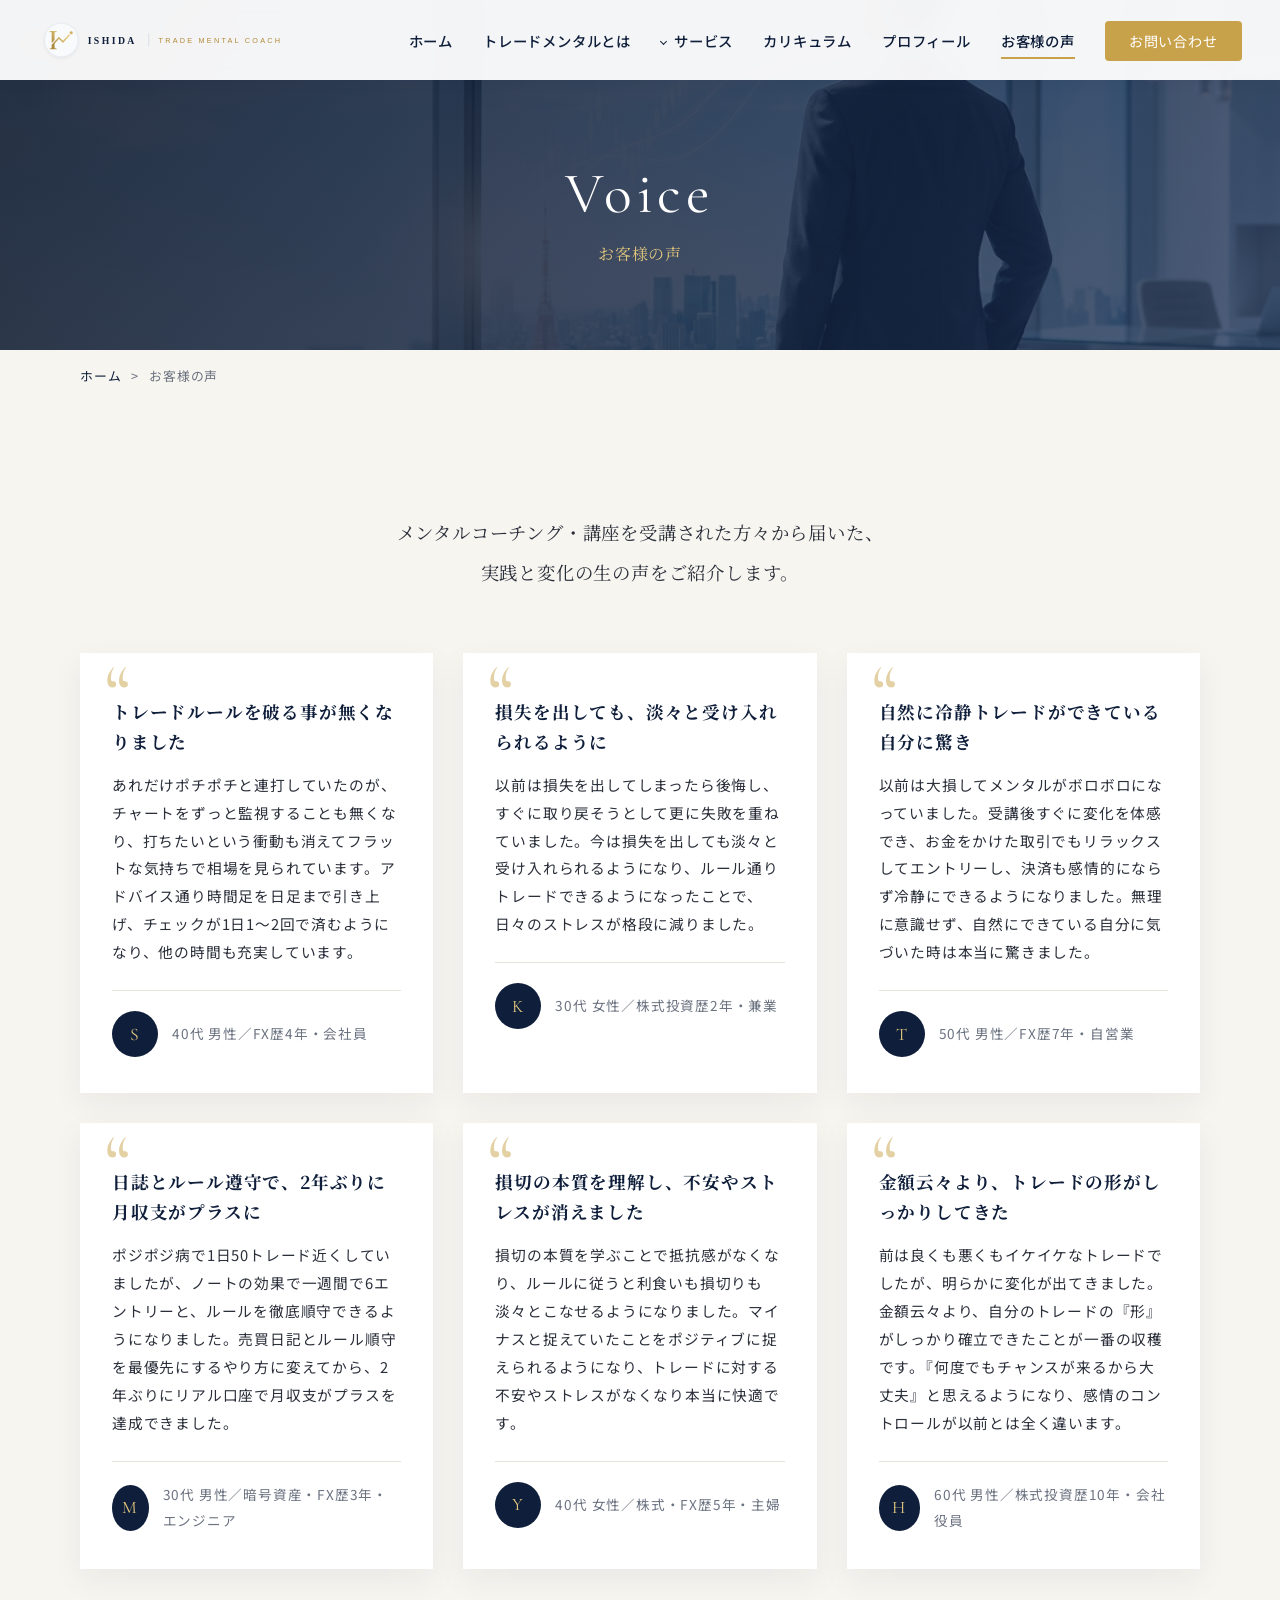
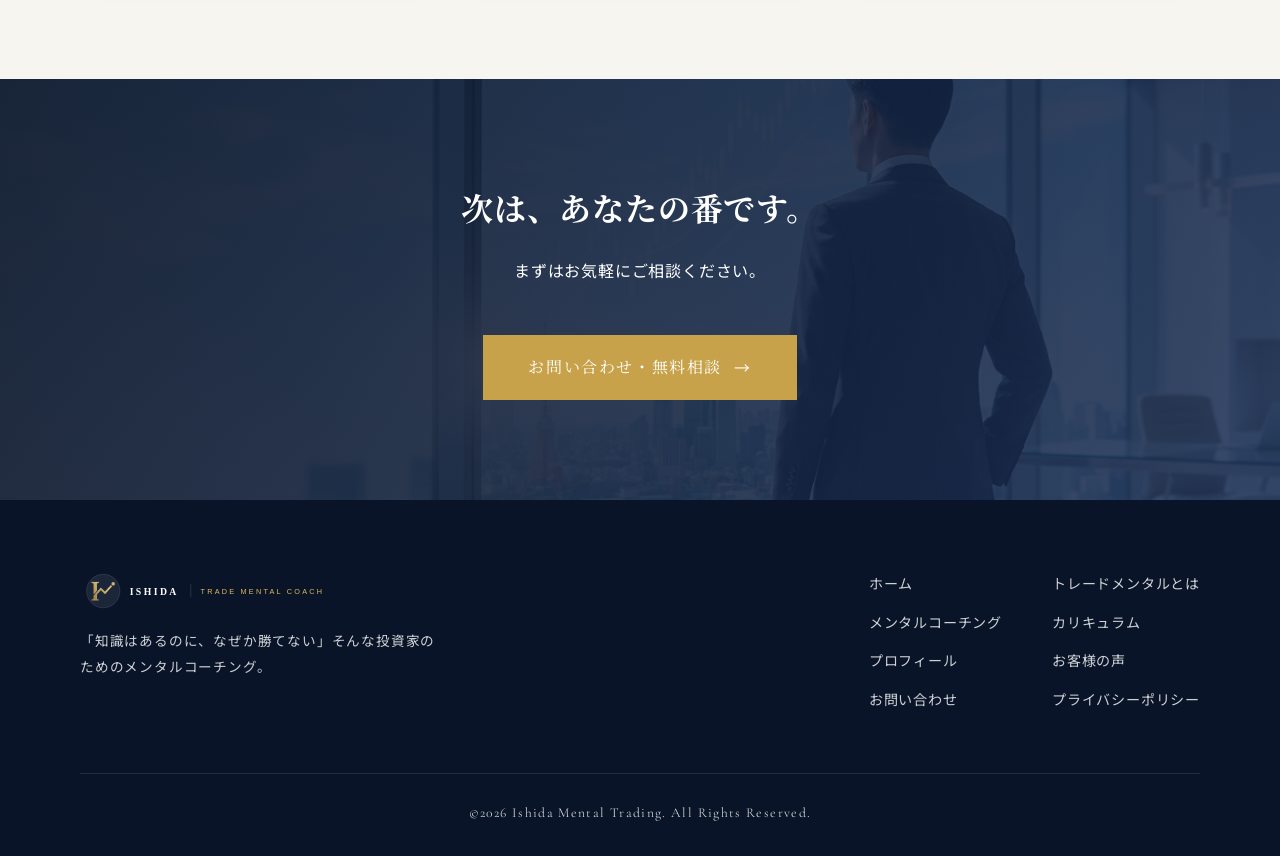
<file: voice.html>
<!DOCTYPE html>
<html lang="ja">
<head>
  <meta charset="UTF-8">
  <meta name="viewport" content="width=device-width, initial-scale=1">
  <title>お客様の声｜Ishida Mental Trading</title>
  <meta name="description" content="トレードメンタルコーチングを受講されたお客様の声をご紹介します。">
  <link rel="preconnect" href="https://fonts.googleapis.com">
  <link rel="preconnect" href="https://fonts.gstatic.com" crossorigin>
  <link href="https://fonts.googleapis.com/css2?family=Cormorant+Garamond:wght@500;600&family=Noto+Sans+JP:wght@400;500;700&family=Noto+Serif+JP:wght@500;600;700&display=swap" rel="stylesheet">
  <link rel="stylesheet" href="css/style.css">
</head>
<body>

  <!-- ===== ヘッダー ===== -->
  <header class="header">
    <div class="header__inner">
      <a href="index.html" class="logo">
        <img src="images/logo.svg" alt="ISHIDA TRADE MENTAL COACH" class="logo__img">
      </a>
      <button class="hamburger" aria-label="メニュー" aria-expanded="false"><span></span><span></span><span></span></button>
      <nav class="nav">
        <ul class="nav__list">
          <li class="nav__item"><a href="index.html" class="nav__link">ホーム</a></li>
          <li class="nav__item"><a href="mental.html" class="nav__link">トレードメンタルとは</a></li>
          <li class="nav__item nav__item--has-child">
            <a href="service.html" class="nav__link">サービス</a>
            <div class="dropdown">
              <a href="service.html">メンタルコーチング</a>
              <a href="curriculum.html">カリキュラム</a>
              <a href="service.html#flow">ご利用の流れ</a>
              <a href="service.html#faq">よくある質問</a>
            </div>
          </li>
          <li class="nav__item"><a href="curriculum.html" class="nav__link">カリキュラム</a></li>
          <li class="nav__item"><a href="profile.html" class="nav__link">プロフィール</a></li>
          <li class="nav__item"><a href="voice.html" class="nav__link is-current">お客様の声</a></li>
          <li class="nav__item"><a href="contact.html" class="nav__cta">お問い合わせ</a></li>
        </ul>
      </nav>
    </div>
  </header>

  <main>
    <div class="page-header">
      <span class="en">Voice</span>
      <span class="ja">お客様の声</span>
    </div>
    <div class="breadcrumb"><div class="container"><a href="index.html">ホーム</a><span>&gt;</span>お客様の声</div></div>

    <section class="section section--offwhite">
      <div class="container">
        <p class="lead fade-up" style="margin-bottom:60px;">メンタルコーチング・講座を受講された方々から届いた、<br>実践と変化の生の声をご紹介します。</p>
        <div class="voices">
          <div class="voice fade-up">
            <h3 class="voice__title">トレードルールを破る事が無くなりました</h3>
            <p class="voice__text">あれだけポチポチと連打していたのが、チャートをずっと監視することも無くなり、打ちたいという衝動も消えてフラットな気持ちで相場を見られています。アドバイス通り時間足を日足まで引き上げ、チェックが1日1〜2回で済むようになり、他の時間も充実しています。</p>
            <div class="voice__person"><span class="voice__avatar">S</span>40代 男性／FX歴4年・会社員</div>
          </div>
          <div class="voice fade-up delay-1">
            <h3 class="voice__title">損失を出しても、淡々と受け入れられるように</h3>
            <p class="voice__text">以前は損失を出してしまったら後悔し、すぐに取り戻そうとして更に失敗を重ねていました。今は損失を出しても淡々と受け入れられるようになり、ルール通りトレードできるようになったことで、日々のストレスが格段に減りました。</p>
            <div class="voice__person"><span class="voice__avatar">K</span>30代 女性／株式投資歴2年・兼業</div>
          </div>
          <div class="voice fade-up delay-2">
            <h3 class="voice__title">自然に冷静トレードができている自分に驚き</h3>
            <p class="voice__text">以前は大損してメンタルがボロボロになっていました。受講後すぐに変化を体感でき、お金をかけた取引でもリラックスしてエントリーし、決済も感情的にならず冷静にできるようになりました。無理に意識せず、自然にできている自分に気づいた時は本当に驚きました。</p>
            <div class="voice__person"><span class="voice__avatar">T</span>50代 男性／FX歴7年・自営業</div>
          </div>
          <div class="voice fade-up">
            <h3 class="voice__title">日誌とルール遵守で、2年ぶりに月収支がプラスに</h3>
            <p class="voice__text">ポジポジ病で1日50トレード近くしていましたが、ノートの効果で一週間で6エントリーと、ルールを徹底順守できるようになりました。売買日記とルール順守を最優先にするやり方に変えてから、2年ぶりにリアル口座で月収支がプラスを達成できました。</p>
            <div class="voice__person"><span class="voice__avatar">M</span>30代 男性／暗号資産・FX歴3年・エンジニア</div>
          </div>
          <div class="voice fade-up delay-1">
            <h3 class="voice__title">損切の本質を理解し、不安やストレスが消えました</h3>
            <p class="voice__text">損切の本質を学ぶことで抵抗感がなくなり、ルールに従うと利食いも損切りも淡々とこなせるようになりました。マイナスと捉えていたことをポジティブに捉えられるようになり、トレードに対する不安やストレスがなくなり本当に快適です。</p>
            <div class="voice__person"><span class="voice__avatar">Y</span>40代 女性／株式・FX歴5年・主婦</div>
          </div>
          <div class="voice fade-up delay-2">
            <h3 class="voice__title">金額云々より、トレードの形がしっかりしてきた</h3>
            <p class="voice__text">前は良くも悪くもイケイケなトレードでしたが、明らかに変化が出てきました。金額云々より、自分のトレードの『形』がしっかり確立できたことが一番の収穫です。『何度でもチャンスが来るから大丈夫』と思えるようになり、感情のコントロールが以前とは全く違います。</p>
            <div class="voice__person"><span class="voice__avatar">H</span>60代 男性／株式投資歴10年・会社役員</div>
          </div>
        </div>
      </div>
    </section>

    <!-- ===== CTA ===== -->
    <section class="cta">
      <div class="container">
        <h2 class="cta__title fade-up">次は、あなたの番です。</h2>
        <p class="cta__text fade-up delay-1">まずはお気軽にご相談ください。</p>
        <div class="btn-wrap fade-up delay-2"><a href="contact.html" class="btn btn--gold">お問い合わせ・無料相談</a></div>
      </div>
    </section>
  </main>

  <!-- ===== フッター ===== -->
  <footer class="footer">
    <div class="container">
      <div class="footer__inner">
        <div>
          <a href="index.html" class="logo">
            <img src="images/logo_footer.svg" alt="ISHIDA TRADE MENTAL COACH" class="logo__img">
          </a>
          <p class="footer__desc">「知識はあるのに、なぜか勝てない」そんな投資家のためのメンタルコーチング。</p>
        </div>
        <nav class="footer__nav">
          <a href="index.html">ホーム</a>
          <a href="mental.html">トレードメンタルとは</a>
          <a href="service.html">メンタルコーチング</a>
          <a href="curriculum.html">カリキュラム</a>
          <a href="profile.html">プロフィール</a>
          <a href="voice.html">お客様の声</a>
          <a href="contact.html">お問い合わせ</a>
          <a href="privacy.html">プライバシーポリシー</a>
        </nav>
      </div>
      <p class="footer__copy">&copy;2026 Ishida Mental Trading. All Rights Reserved.</p>
    </div>
  </footer>
  <a href="#" class="pagetop" aria-label="ページトップへ">↑</a>

  <script src="js/main.js"></script>
</body>
</html>
</file>
<file: css/style.css>
@charset "UTF-8";

/* ========================================
   配色・フォント設定（ここを変えると全体に反映）
   ======================================== */
:root {
  --navy: #0f1e3a;
  --navy-light: #1c2f55;
  --navy-deep: #091428;
  --gold: #c8a24a;
  --gold-light: #e2c77d;
  --offwhite: #f7f5f0;
  --text: #2a2f3a;
  --text-light: #6b7280;
  --white: #ffffff;
  --font-serif: "Noto Serif JP", serif;
  --font-sans: "Noto Sans JP", sans-serif;
  --font-en: "Cormorant Garamond", serif;
  --header-h: 80px;
  --max-w: 1120px;
}

/* ========================================
   リセット・基本
   ======================================== */
*, *::before, *::after { box-sizing: border-box; margin: 0; padding: 0; }
html { scroll-behavior: smooth; }
body {
  font-family: var(--font-sans);
  color: var(--text);
  background: var(--white);
  line-height: 1.9;
  letter-spacing: 0.05em;
  -webkit-font-smoothing: antialiased;
}
img { max-width: 100%; height: auto; display: block; }
a { color: inherit; text-decoration: none; transition: color .3s, opacity .3s, background .3s; }
ul { list-style: none; }

.container { width: 90%; max-width: var(--max-w); margin: 0 auto; }
.section { padding: 110px 0; }
.section--offwhite { background: var(--offwhite); }
.section--navy { background: var(--navy); color: var(--white); }
.text-center { text-align: center; }
.sp-only { display: none; }

/* ========================================
   見出し
   ======================================== */
.section-title { text-align: center; margin-bottom: 60px; }
.section-title .en {
  display: block;
  font-family: var(--font-en);
  font-size: 3.2rem;
  font-weight: 500;
  letter-spacing: 0.08em;
  color: var(--navy);
  line-height: 1.2;
}
.section-title .ja {
  display: block;
  font-family: var(--font-serif);
  font-size: 1rem;
  color: var(--gold);
  margin-top: 8px;
}
.section-title::after {
  content: "";
  display: block;
  width: 50px;
  height: 1px;
  background: var(--gold);
  margin: 22px auto 0;
}
.section--navy .section-title .en { color: var(--white); }

.lead {
  font-family: var(--font-serif);
  font-size: 1.15rem;
  line-height: 2.2;
  text-align: center;
}

/* ========================================
   ボタン
   ======================================== */
.btn {
  display: inline-flex;
  align-items: center;
  gap: 12px;
  padding: 16px 44px;
  border: 1px solid var(--gold);
  color: var(--navy);
  font-family: var(--font-serif);
  letter-spacing: 0.1em;
  position: relative;
  overflow: hidden;
  z-index: 1;
}
.btn::before {
  content: "";
  position: absolute;
  inset: 0;
  background: var(--gold);
  transform: scaleX(0);
  transform-origin: right;
  transition: transform .4s ease;
  z-index: -1;
}
.btn:hover::before { transform: scaleX(1); transform-origin: left; }
.btn:hover { color: var(--white); }
.btn::after { content: "→"; font-family: var(--font-sans); }
.btn--gold { background: var(--gold); color: var(--white); }
.btn--gold::before { background: var(--navy); }
.btn--light { color: var(--white); }
.btn-wrap { margin-top: 50px; text-align: center; }

/* ========================================
   ヘッダー
   ======================================== */
.header {
  position: fixed;
  top: 0; left: 0; right: 0;
  height: var(--header-h);
  background: rgba(255, 255, 255, 0.95);
  backdrop-filter: blur(8px);
  box-shadow: 0 1px 15px rgba(15, 30, 58, 0.05);
  z-index: 100;
  transition: background .4s, box-shadow .4s, height .4s;
}
.header.is-scrolled,
.header--solid {
  background: rgba(255, 255, 255, 0.98);
  box-shadow: 0 4px 25px rgba(15, 30, 58, 0.08);
}
.header__inner {
  height: 100%;
  width: 94%;
  max-width: 1280px;
  margin: 0 auto;
  display: flex;
  align-items: center;
  justify-content: space-between;
}
.logo { display: flex; align-items: center; }
.logo__img { height: 42px; width: auto; max-width: 380px; object-fit: contain; }

.nav__list { display: flex; align-items: center; gap: 30px; }
.nav__item { position: relative; }
.nav__link {
  color: var(--navy);
  font-size: .9rem;
  font-weight: 500;
  padding: 8px 0;
  position: relative;
}
.nav__link::after {
  content: "";
  position: absolute;
  left: 0; bottom: 0;
  width: 100%; height: 2px;
  background: var(--gold);
  transform: scaleX(0);
  transition: transform .3s;
}
.nav__link:hover::after,
.nav__link.is-current::after { transform: scaleX(1); }

/* ドロップダウン */
.nav__item--has-child > .nav__link::before {
  content: "";
  display: inline-block;
  width: 5px; height: 5px;
  border-right: 1px solid currentColor;
  border-bottom: 1px solid currentColor;
  transform: rotate(45deg);
  margin-right: 8px;
  vertical-align: 3px;
}
.dropdown {
  position: absolute;
  top: 100%;
  left: 50%;
  transform: translate(-50%, 10px);
  min-width: 220px;
  background: var(--white);
  border-top: 2px solid var(--gold);
  box-shadow: 0 10px 30px rgba(15,30,58,.1);
  padding: 10px 0;
  opacity: 0;
  visibility: hidden;
  transition: .3s;
}
.nav__item--has-child:hover .dropdown { opacity: 1; visibility: visible; transform: translate(-50%, 0); }
.dropdown a { display: block; padding: 10px 22px; color: var(--navy); font-size: .85rem; }
.dropdown a:hover { background: var(--offwhite); color: var(--gold); }

.nav__cta {
  background: var(--gold);
  color: var(--white);
  padding: 10px 24px;
  font-size: .88rem;
  border-radius: 4px;
}
.nav__cta:hover { background: var(--gold-light); }

/* ハンバーガー */
.hamburger {
  display: none;
  width: 44px; height: 44px;
  background: none;
  border: none;
  cursor: pointer;
  position: relative;
  z-index: 110;
}
.hamburger span {
  position: absolute;
  left: 10px;
  width: 24px; height: 1.5px;
  background: var(--navy);
  transition: .3s;
}
.hamburger span:nth-child(1) { top: 15px; }
.hamburger span:nth-child(2) { top: 21px; }
.hamburger span:nth-child(3) { top: 27px; }
.hamburger.is-open span:nth-child(1) { top: 21px; transform: rotate(45deg); }
.hamburger.is-open span:nth-child(2) { opacity: 0; }
.hamburger.is-open span:nth-child(3) { top: 21px; transform: rotate(-45deg); }

/* ========================================
   ヒーロー（トップ）
   ======================================== */
.hero {
  position: relative;
  min-height: 90vh;
  display: flex;
  align-items: center;
  color: var(--navy);
  background:
    linear-gradient(90deg, rgba(255,255,255,0.97) 0%, rgba(255,255,255,0.88) 38%, rgba(255,255,255,0.4) 65%, rgba(255,255,255,0.1) 85%, rgba(255,255,255,0) 100%),
    url("../images/hero.jpg") right center / cover no-repeat,
    #eef5fb;
  overflow: hidden;
}
.hero__inner { position: relative; z-index: 2; padding-top: calc(var(--header-h) + 20px); max-width: 640px; margin-left: 0; }
.hero__label {
  display: inline-block;
  font-family: var(--font-serif);
  font-size: .95rem;
  letter-spacing: .25em;
  color: var(--gold);
  border-bottom: 2px solid var(--gold);
  padding-bottom: 4px;
  margin-bottom: 24px;
}
.hero__catch {
  font-family: var(--font-serif);
  font-size: clamp(2.2rem, 5vw, 3.8rem);
  font-weight: 600;
  line-height: 1.45;
  letter-spacing: .06em;
  color: var(--navy);
}
.hero__catch em { font-style: normal; color: #1e3a8a; }
.hero__sub {
  font-family: var(--font-serif);
  font-size: clamp(1.05rem, 2vw, 1.3rem);
  margin-top: 20px;
  color: #334155;
  line-height: 1.8;
}
.hero__message {
  font-family: var(--font-serif);
  font-size: 1rem;
  color: #475569;
  margin-top: 18px;
  padding-left: 14px;
  border-left: 2px solid var(--gold);
  line-height: 1.7;
}
.hero__btns { margin-top: 40px; display: flex; gap: 18px; flex-wrap: wrap; }
.hero__scroll {
  position: absolute;
  bottom: 24px;
  left: 50%;
  transform: translateX(-50%);
  font-family: var(--font-en);
  font-size: .8rem;
  letter-spacing: .3em;
  color: var(--navy);
  z-index: 2;
  opacity: .7;
}
.hero__scroll::after {
  content: "";
  display: block;
  width: 1px; height: 40px;
  background: var(--navy);
  margin: 8px auto 0;
  animation: scrollLine 2s infinite;
  transform-origin: top;
}
@keyframes scrollLine {
  0% { transform: scaleY(0); }
  50% { transform: scaleY(1); transform-origin: top; }
  51% { transform-origin: bottom; }
  100% { transform: scaleY(0); transform-origin: bottom; }
}

/* ========================================
   下層ページヘッダー
   ======================================== */
.page-header {
  padding: calc(var(--header-h) + 80px) 0 80px;
  background:
    linear-gradient(120deg, rgba(9,20,40,.88), rgba(28,47,85,.75)),
    url("../images/hero.jpg") center / cover no-repeat;
  color: var(--white);
  text-align: center;
}
.page-header .en {
  display: block;
  font-family: var(--font-en);
  font-size: clamp(2.4rem, 5vw, 3.6rem);
  letter-spacing: .08em;
  line-height: 1.2;
}
.page-header .ja { display: block; font-family: var(--font-serif); color: var(--gold-light); margin-top: 10px; }

.breadcrumb { background: var(--offwhite); font-size: .8rem; padding: 14px 0; color: var(--text-light); }
.breadcrumb a { color: var(--navy); }
.breadcrumb a:hover { color: var(--gold); }
.breadcrumb span { margin: 0 10px; }

/* ========================================
   NEWS
   ======================================== */
.news { display: grid; grid-template-columns: 220px 1fr; gap: 40px; align-items: start; }
.news .section-title { text-align: left; margin-bottom: 0; }
.news .section-title::after { margin-left: 0; }
.news__list li { border-bottom: 1px solid #e5e2da; }
.news__list a { display: flex; gap: 30px; padding: 20px 10px; }
.news__list a:hover { background: var(--offwhite); }
.news__date { font-family: var(--font-en); font-size: 1.05rem; color: var(--gold); min-width: 90px; }
.news__tag {
  font-size: .72rem;
  border: 1px solid var(--navy);
  color: var(--navy);
  padding: 0 10px;
  height: fit-content;
  white-space: nowrap;
}

/* ========================================
   お悩み
   ======================================== */
.worries { display: grid; grid-template-columns: repeat(4, 1fr); gap: 24px; }
.worry {
  background: var(--white);
  padding: 44px 20px 36px;
  text-align: center;
  border-top: 3px solid var(--gold);
  box-shadow: 0 10px 30px rgba(15,30,58,.06);
  transition: transform .3s, box-shadow .3s;
}
.worry:hover { transform: translateY(-6px); box-shadow: 0 18px 40px rgba(15,30,58,.12); }
.worry__icon {
  width: 70px; height: 70px;
  margin: 0 auto 22px;
  border-radius: 50%;
  background: var(--navy);
  display: grid;
  place-items: center;
}
.worry__icon svg { width: 32px; height: 32px; stroke: var(--gold-light); fill: none; stroke-width: 1.6; }
.worry__text { font-family: var(--font-serif); font-size: 1.1rem; font-weight: 600; color: var(--navy); }
.worries-note {
  margin-top: 60px;
  text-align: center;
  font-family: var(--font-serif);
  font-size: 1.25rem;
  color: var(--navy);
  line-height: 2.1;
}
.worries-note strong { color: var(--gold); font-weight: 600; background: linear-gradient(transparent 70%, rgba(200,162,74,.2) 70%); }

/* ========================================
   トレードメンタルとは（キーワード円形図）
   ======================================== */
.mental { display: grid; grid-template-columns: 1fr 1fr; gap: 70px; align-items: center; }
.mental__text h3 {
  font-family: var(--font-serif);
  font-size: 1.7rem;
  line-height: 1.8;
  color: var(--white);
  margin-bottom: 30px;
}
.mental__text h3 em { font-style: normal; color: var(--gold-light); }
.mental__text p { opacity: .88; }

.keyword-circle {
  position: relative;
  width: 100%;
  max-width: 460px;
  aspect-ratio: 1 / 1;
  margin: 0 auto;
}
.keyword-circle::before {
  content: "";
  position: absolute;
  inset: 12%;
  border: 1px dashed rgba(200,162,74,.5);
  border-radius: 50%;
  animation: rotate 60s linear infinite;
}
@keyframes rotate { to { transform: rotate(360deg); } }
.keyword-circle__center {
  position: absolute;
  top: 50%; left: 50%;
  transform: translate(-50%, -50%);
  width: 38%;
  aspect-ratio: 1 / 1;
  border-radius: 50%;
  background: radial-gradient(circle, var(--gold-light), var(--gold));
  color: var(--navy-deep);
  display: grid;
  place-items: center;
  text-align: center;
  font-family: var(--font-serif);
  font-weight: 700;
  font-size: clamp(.95rem, 1.8vw, 1.2rem);
  line-height: 1.5;
  box-shadow: 0 0 50px rgba(200,162,74,.4);
}
.keyword-circle__item {
  position: absolute;
  width: 19%;
  aspect-ratio: 1 / 1;
  border-radius: 50%;
  border: 1px solid var(--gold);
  background: var(--navy-light);
  color: var(--white);
  display: grid;
  place-items: center;
  font-family: var(--font-serif);
  font-size: clamp(.75rem, 1.4vw, .95rem);
  transform: translate(-50%, -50%);
  transition: background .3s, color .3s;
}
.keyword-circle__item:hover { background: var(--gold); color: var(--navy-deep); }

/* ========================================
   プロフィール（トップ抜粋）
   ======================================== */
.about { display: grid; grid-template-columns: 5fr 7fr; gap: 70px; align-items: center; }
.about__img { position: relative; }
.about__img::before {
  content: "";
  position: absolute;
  top: 20px; left: 20px;
  width: 100%; height: 100%;
  border: 1px solid var(--gold);
  z-index: -1;
}
.about__img img { width: 100%; aspect-ratio: 4 / 5; object-fit: cover; }
.about__role { font-family: var(--font-serif); color: var(--gold); font-size: .95rem; }
.about__name {
  font-family: var(--font-serif);
  font-size: 2.2rem;
  color: var(--navy);
  margin: 6px 0 4px;
  letter-spacing: .15em;
}
.about__name-en { font-family: var(--font-en); color: var(--text-light); letter-spacing: .2em; margin-bottom: 28px; }
.about__points { margin: 26px 0; }
.about__points li {
  padding: 12px 0 12px 32px;
  border-bottom: 1px solid #e5e2da;
  position: relative;
  font-weight: 500;
}
.about__points li::before {
  content: "";
  position: absolute;
  left: 4px; top: 50%;
  width: 12px; height: 12px;
  border: 1px solid var(--gold);
  transform: translateY(-50%) rotate(45deg);
}

/* ========================================
   サービスカード
   ======================================== */
.services { display: grid; grid-template-columns: repeat(auto-fit, minmax(300px, 1fr)); gap: 30px; }
.service-card {
  background: var(--white);
  box-shadow: 0 10px 30px rgba(15,30,58,.07);
  display: flex;
  flex-direction: column;
}
.service-card__img { aspect-ratio: 16 / 9; overflow: hidden; background: var(--navy-light); }
.service-card__img img { width: 100%; height: 100%; object-fit: cover; transition: transform .6s; }
.service-card:hover .service-card__img img { transform: scale(1.05); }
.service-card__body { padding: 34px 30px 40px; flex: 1; display: flex; flex-direction: column; }
.service-card__label { font-family: var(--font-en); color: var(--gold); letter-spacing: .15em; font-size: .95rem; }
.service-card__title { font-family: var(--font-serif); font-size: 1.35rem; color: var(--navy); margin: 6px 0 16px; }
.service-card__text { font-size: .93rem; flex: 1; }
.service-card__link {
  margin-top: 24px;
  align-self: flex-start;
  font-family: var(--font-serif);
  color: var(--navy);
  border-bottom: 1px solid var(--gold);
  padding-bottom: 4px;
}
.service-card__link::after { content: " →"; }
.service-card__link:hover { color: var(--gold); }

/* ========================================
   理念（大切にしていること）
   ======================================== */
.philosophy { display: grid; grid-template-columns: repeat(3, 1fr); gap: 30px; }
.philosophy__item {
  text-align: center;
  padding: 50px 30px;
  border: 1px solid rgba(200,162,74,.4);
  position: relative;
}
.philosophy__num {
  font-family: var(--font-en);
  font-size: 3.4rem;
  color: var(--gold);
  line-height: 1;
  margin-bottom: 18px;
}
.philosophy__title { font-family: var(--font-serif); font-size: 1.25rem; margin-bottom: 16px; }
.philosophy__text { font-size: .9rem; opacity: .85; text-align: left; }

/* ========================================
   お客様の声
   ======================================== */
.voices { display: grid; grid-template-columns: repeat(3, 1fr); gap: 30px; }
.voice {
  background: var(--white);
  padding: 44px 32px 36px;
  position: relative;
  box-shadow: 0 10px 30px rgba(15,30,58,.06);
}
.voice::before {
  content: "“";
  position: absolute;
  top: 0; left: 24px;
  font-family: var(--font-en);
  font-size: 5rem;
  line-height: 1;
  color: var(--gold);
  opacity: .5;
}
.voice__title { font-family: var(--font-serif); font-size: 1.1rem; color: var(--navy); margin-bottom: 14px; line-height: 1.7; }
.voice__text { font-size: .92rem; }
.voice__person {
  display: flex;
  align-items: center;
  gap: 14px;
  margin-top: 24px;
  padding-top: 20px;
  border-top: 1px solid #e5e2da;
  font-size: .85rem;
  color: var(--text-light);
}
.voice__avatar {
  width: 46px; height: 46px;
  border-radius: 50%;
  background: var(--navy);
  color: var(--gold-light);
  display: grid;
  place-items: center;
  font-family: var(--font-en);
  font-size: 1.1rem;
}

/* ========================================
   CTA
   ======================================== */
.cta {
  background:
    linear-gradient(120deg, rgba(9,20,40,.92), rgba(28,47,85,.85)),
    url("../images/hero.jpg") center / cover no-repeat;
  color: var(--white);
  text-align: center;
  padding: 100px 0;
}
.cta__title { font-family: var(--font-serif); font-size: clamp(1.4rem, 3vw, 2rem); line-height: 1.8; }
.cta__text { margin-top: 18px; opacity: .85; }
.cta .btn-wrap { display: flex; justify-content: center; gap: 20px; flex-wrap: wrap; }

/* ========================================
   下層：汎用コンテンツ
   ======================================== */
.content-block { max-width: 860px; margin: 0 auto; }
.content-block + .content-block { margin-top: 80px; }
.content-block h3 {
  font-family: var(--font-serif);
  font-size: 1.5rem;
  color: var(--navy);
  padding-left: 20px;
  border-left: 3px solid var(--gold);
  margin-bottom: 26px;
  line-height: 1.6;
}
.content-block p + p { margin-top: 1.2em; }

/* 3要素（心・思考・行動） */
.elements { display: grid; grid-template-columns: repeat(3, 1fr); gap: 30px; margin-top: 50px; }
.element {
  text-align: center;
  padding: 44px 26px;
  background: var(--white);
  border-bottom: 3px solid var(--gold);
  box-shadow: 0 10px 30px rgba(15,30,58,.06);
}
.element__kanji {
  width: 100px; height: 100px;
  margin: 0 auto 20px;
  border-radius: 50%;
  background: var(--navy);
  color: var(--gold-light);
  display: grid;
  place-items: center;
  font-family: var(--font-serif);
  font-size: 1.7rem;
}
.element__title { font-family: var(--font-serif); font-size: 1.15rem; color: var(--navy); margin-bottom: 12px; }
.element__text { font-size: .9rem; text-align: left; }

/* 比較表 */
.compare { display: grid; grid-template-columns: 1fr 1fr; gap: 30px; margin-top: 40px; }
.compare__box { padding: 36px 32px; background: var(--white); }
.compare__box--gold { background: var(--navy); color: var(--white); }
.compare__box h4 { font-family: var(--font-serif); font-size: 1.15rem; margin-bottom: 16px; }
.compare__box--gold h4 { color: var(--gold-light); }
.compare__box li { padding: 8px 0 8px 24px; position: relative; font-size: .93rem; }
.compare__box li::before { content: "・"; position: absolute; left: 4px; color: var(--gold); }

/* プロフィール詳細 */
.profile-detail { display: grid; grid-template-columns: 4fr 7fr; gap: 60px; align-items: start; }
.profile-table { width: 100%; border-collapse: collapse; margin-top: 30px; }
.profile-table th, .profile-table td { padding: 18px 10px; border-bottom: 1px solid #e5e2da; text-align: left; vertical-align: top; font-size: .95rem; }
.profile-table th { width: 30%; color: var(--navy); font-family: var(--font-serif); font-weight: 600; }

.timeline { position: relative; padding-left: 30px; }
.timeline::before { content: ""; position: absolute; left: 6px; top: 8px; bottom: 8px; width: 1px; background: var(--gold); }
.timeline li { position: relative; padding-bottom: 30px; }
.timeline li::before {
  content: "";
  position: absolute;
  left: -30px; top: 8px;
  width: 13px; height: 13px;
  border-radius: 50%;
  background: var(--white);
  border: 2px solid var(--gold);
}
.timeline__year { font-family: var(--font-en); color: var(--gold); font-size: 1.1rem; }
.timeline__text { font-weight: 500; }

.message-box {
  background: var(--navy);
  color: var(--white);
  padding: 60px 50px;
  font-family: var(--font-serif);
  line-height: 2.3;
  position: relative;
}
.message-box__sign { text-align: right; margin-top: 30px; color: var(--gold-light); }

/* ステップ */
.steps { counter-reset: step; max-width: 860px; margin: 0 auto; }
.step {
  display: grid;
  grid-template-columns: 110px 1fr;
  gap: 30px;
  padding: 34px 0;
  border-bottom: 1px solid #e5e2da;
  align-items: center;
}
.step__num {
  width: 100px; height: 100px;
  border-radius: 50%;
  background: var(--navy);
  color: var(--gold-light);
  display: grid;
  place-items: center;
  text-align: center;
  font-family: var(--font-en);
  line-height: 1.1;
}
.step__num b { display: block; font-size: 2rem; font-weight: 500; }
.step__title { font-family: var(--font-serif); font-size: 1.2rem; color: var(--navy); margin-bottom: 6px; }

/* 料金 */
.prices { display: grid; grid-template-columns: repeat(auto-fit, minmax(260px, 1fr)); gap: 30px; }
.price-card { background: var(--white); padding: 46px 32px; text-align: center; border-top: 3px solid var(--navy); box-shadow: 0 10px 30px rgba(15,30,58,.06); }
.price-card--recommend { border-top-color: var(--gold); position: relative; }
.price-card--recommend::before {
  content: "おすすめ";
  position: absolute;
  top: -16px; left: 50%;
  transform: translateX(-50%);
  background: var(--gold);
  color: var(--white);
  font-size: .8rem;
  padding: 4px 18px;
}
.price-card__name { font-family: var(--font-serif); font-size: 1.2rem; color: var(--navy); }
.price-card__price { font-family: var(--font-en); font-size: 2.6rem; color: var(--navy); margin: 16px 0 4px; }
.price-card__price small { font-family: var(--font-sans); font-size: .85rem; }
.price-card__note { font-size: .82rem; color: var(--text-light); }
.price-card ul { margin-top: 24px; text-align: left; border-top: 1px solid #e5e2da; padding-top: 20px; }
.price-card li { font-size: .9rem; padding: 6px 0 6px 22px; position: relative; }
.price-card li::before { content: "✓"; position: absolute; left: 0; color: var(--gold); }
.price-annotation { text-align: center; font-size: .82rem; color: var(--text-light); margin-top: 24px; }

/* FAQ */
.faq { max-width: 860px; margin: 0 auto; }
.faq__item { border-bottom: 1px solid #e5e2da; }
.faq__q {
  width: 100%;
  text-align: left;
  background: none;
  border: none;
  padding: 24px 50px 24px 50px;
  font-family: var(--font-serif);
  font-size: 1.05rem;
  color: var(--navy);
  cursor: pointer;
  position: relative;
}
.faq__q::before { content: "Q"; position: absolute; left: 10px; top: 20px; font-family: var(--font-en); font-size: 1.5rem; color: var(--gold); }
.faq__q::after { content: "+"; position: absolute; right: 14px; top: 50%; transform: translateY(-50%); font-size: 1.4rem; color: var(--gold); transition: transform .3s; }
.faq__item.is-open .faq__q::after { transform: translateY(-50%) rotate(45deg); }
.faq__a { max-height: 0; overflow: hidden; transition: max-height .4s ease; }
.faq__a p { padding: 0 50px 26px; font-size: .95rem; position: relative; }
.faq__a p::before { content: "A"; position: absolute; left: 12px; top: -4px; font-family: var(--font-en); font-size: 1.5rem; color: var(--navy); }

/* お問い合わせフォーム */
.form { max-width: 760px; margin: 0 auto; background: var(--white); padding: 60px 50px; box-shadow: 0 10px 30px rgba(15,30,58,.06); }
.form__row { margin-bottom: 30px; }
.form__label { display: flex; align-items: center; gap: 10px; font-weight: 500; margin-bottom: 10px; color: var(--navy); }
.form__required { background: var(--gold); color: var(--white); font-size: .7rem; padding: 2px 8px; }
.form__optional { background: #9ca3af; color: var(--white); font-size: .7rem; padding: 2px 8px; }
.form input[type="text"],
.form input[type="email"],
.form input[type="tel"],
.form select,
.form textarea {
  width: 100%;
  padding: 14px 16px;
  border: 1px solid #d6d3cb;
  background: var(--offwhite);
  font-family: inherit;
  font-size: 1rem;
  transition: border-color .3s, background .3s;
}
.form input:focus, .form select:focus, .form textarea:focus { outline: none; border-color: var(--gold); background: var(--white); }
.form textarea { min-height: 200px; resize: vertical; }
.form__radios { display: flex; gap: 24px; flex-wrap: wrap; }
.form__radios label { display: flex; align-items: center; gap: 6px; cursor: pointer; }
.form__privacy { text-align: center; font-size: .88rem; margin: 30px 0; }
.form__privacy a { color: var(--gold); text-decoration: underline; }
.form__submit { text-align: center; }
.form__submit button {
  background: var(--navy);
  color: var(--white);
  border: none;
  padding: 18px 80px;
  font-family: var(--font-serif);
  font-size: 1.05rem;
  letter-spacing: .15em;
  cursor: pointer;
  transition: background .3s;
}
.form__submit button:hover { background: var(--gold); }
.form__message { display: none; text-align: center; margin-top: 24px; padding: 20px; background: var(--offwhite); color: var(--navy); font-family: var(--font-serif); }
.form__message.is-show { display: block; }

.contact-info { display: grid; grid-template-columns: 1fr 1fr; gap: 30px; max-width: 760px; margin: 0 auto 60px; }
.contact-info__box { text-align: center; padding: 34px; border: 1px solid var(--gold); }
.contact-info__box h4 { font-family: var(--font-serif); color: var(--navy); margin-bottom: 8px; }
.contact-info__box p { font-size: .9rem; }

/* ========================================
   流れ図（価値観→感情→行動→結果）
   ======================================== */
.flow-chain {
  display: flex;
  align-items: center;
  justify-content: center;
  gap: 10px;
  flex-wrap: wrap;
  margin-top: 70px;
}
.flow-chain__item {
  min-width: 140px;
  padding: 18px 22px;
  text-align: center;
  border: 1px solid var(--gold);
  font-family: var(--font-serif);
  font-size: 1.05rem;
  color: var(--white);
  background: rgba(255,255,255,.03);
}
.flow-chain__item small { display: block; font-family: var(--font-en); color: var(--gold-light); letter-spacing: .15em; font-size: .8rem; }
.flow-chain__item--last { background: var(--gold); color: var(--navy-deep); }
.flow-chain__item--last small { color: var(--navy); }
.flow-chain__arrow { color: var(--gold); font-size: 1.4rem; }
.flow-chain-note { text-align: center; margin-top: 26px; font-size: .92rem; opacity: .85; }
.section:not(.section--navy) .flow-chain__item { color: var(--navy); background: var(--white); }
.section:not(.section--navy) .flow-chain__item--last { background: var(--navy); color: var(--white); }
.section:not(.section--navy) .flow-chain__item--last small { color: var(--gold-light); }
.section:not(.section--navy) .flow-chain-note { opacity: 1; }

/* ========================================
   稼ぎ続ける3要素
   ======================================== */
.pillars { display: grid; grid-template-columns: repeat(3, 1fr); gap: 0; margin-top: 50px; border: 1px solid #e5e2da; }
.pillar { padding: 46px 30px; text-align: center; background: var(--white); position: relative; }
.pillar + .pillar { border-left: 1px solid #e5e2da; }
.pillar--main { background: var(--navy); color: var(--white); }
.pillar--main::before {
  content: "最重要";
  position: absolute;
  top: 0; left: 50%;
  transform: translate(-50%, -50%);
  background: var(--gold);
  color: var(--white);
  font-size: .78rem;
  padding: 3px 16px;
}
.pillar__en { font-family: var(--font-en); color: var(--gold); letter-spacing: .15em; }
.pillar__title { font-family: var(--font-serif); font-size: 1.4rem; color: var(--navy); margin: 4px 0 16px; }
.pillar--main .pillar__title { color: var(--gold-light); }
.pillar__text { font-size: .9rem; text-align: left; }

.highlight-box {
  margin-top: 60px;
  padding: 44px 40px;
  background: var(--navy);
  color: var(--white);
  text-align: center;
  font-family: var(--font-serif);
  font-size: 1.2rem;
  line-height: 2.1;
}
.highlight-box em { font-style: normal; color: var(--gold-light); }

/* ========================================
   カリキュラム（4ステップ）
   ======================================== */
.curriculum-steps { display: grid; grid-template-columns: repeat(4, 1fr); gap: 24px; position: relative; }
.curriculum-step {
  background: var(--white);
  padding: 40px 26px 34px;
  position: relative;
  box-shadow: 0 10px 30px rgba(15,30,58,.06);
  border-top: 3px solid var(--navy);
}
.curriculum-step:last-child { border-top-color: var(--gold); }
.curriculum-step:not(:last-child)::after {
  content: "";
  position: absolute;
  top: 50%; right: -18px;
  width: 12px; height: 12px;
  border-top: 2px solid var(--gold);
  border-right: 2px solid var(--gold);
  transform: translateY(-50%) rotate(45deg);
  z-index: 2;
}
.curriculum-step__num { font-family: var(--font-en); color: var(--gold); letter-spacing: .15em; font-size: .95rem; }
.curriculum-step__num b { font-size: 2.4rem; font-weight: 500; margin-left: 4px; }
.curriculum-step__title { font-family: var(--font-serif); font-size: 1.2rem; color: var(--navy); margin: 4px 0 14px; line-height: 1.6; }
.curriculum-step__text { font-size: .88rem; }

/* カリキュラム詳細（下層） */
.curriculum-detail { max-width: 960px; margin: 0 auto; }
.curriculum-block {
  display: grid;
  grid-template-columns: 200px 1fr;
  gap: 40px;
  padding: 50px 0;
  border-bottom: 1px solid #e5e2da;
}
.curriculum-block:first-child { padding-top: 0; }
.curriculum-block__head { text-align: center; }
.curriculum-block__circle {
  width: 150px; height: 150px;
  margin: 0 auto;
  border-radius: 50%;
  background: var(--navy);
  color: var(--white);
  display: grid;
  place-items: center;
  text-align: center;
  font-family: var(--font-en);
  line-height: 1.1;
  border: 3px solid var(--gold);
}
.curriculum-block__circle b { display: block; font-size: 2.8rem; font-weight: 500; color: var(--gold-light); }
.curriculum-block__theme { font-family: var(--font-serif); font-size: .95rem; color: var(--navy); margin-top: 14px; }
.curriculum-block__title { font-family: var(--font-serif); font-size: 1.5rem; color: var(--navy); margin-bottom: 14px; line-height: 1.6; }
.curriculum-block__lead { margin-bottom: 22px; }
.learn-list { display: grid; grid-template-columns: 1fr 1fr; gap: 12px 24px; }
.learn-list li {
  background: var(--offwhite);
  padding: 14px 18px 14px 44px;
  position: relative;
  font-size: .92rem;
  line-height: 1.7;
}
.learn-list li::before {
  content: "";
  position: absolute;
  left: 18px; top: 22px;
  width: 10px; height: 10px;
  border: 1px solid var(--gold);
  transform: rotate(45deg);
}
.section--offwhite .learn-list li { background: var(--white); }

.kakotore { display: flex; align-items: stretch; gap: 0; margin-top: 24px; }
.kakotore__item { flex: 1; padding: 20px 16px; text-align: center; background: var(--navy-light); color: var(--white); position: relative; font-size: .88rem; }
.kakotore__item:nth-child(2) { background: var(--navy); }
.kakotore__item:nth-child(3) { background: var(--navy-deep); }
.kakotore__item b { display: block; font-family: var(--font-serif); color: var(--gold-light); font-size: 1.05rem; margin-bottom: 4px; }

.coaching-menu { display: grid; grid-template-columns: repeat(4, 1fr); gap: 20px; margin-top: 50px; }
.coaching-menu__item { background: var(--white); padding: 34px 20px; text-align: center; border-bottom: 3px solid var(--gold); box-shadow: 0 10px 30px rgba(15,30,58,.06); }
.coaching-menu__item h4 { font-family: var(--font-serif); color: var(--navy); font-size: 1.05rem; margin-bottom: 10px; }
.coaching-menu__item p { font-size: .86rem; text-align: left; }

.disclaimer { text-align: center; font-size: .8rem; color: var(--text-light); margin-top: 40px; }

/* ========================================
   フッター
   ======================================== */
.footer { background: var(--navy-deep); color: rgba(255,255,255,.8); padding: 70px 0 30px; }
.footer__inner { display: flex; justify-content: space-between; gap: 40px; flex-wrap: wrap; }
.footer__desc { font-size: .85rem; margin-top: 16px; max-width: 360px; }
.footer__nav { display: grid; grid-template-columns: repeat(2, auto); gap: 12px 50px; font-size: .88rem; }
.footer__nav a:hover { color: var(--gold-light); }
.footer__copy {
  text-align: center;
  font-family: var(--font-en);
  font-size: .85rem;
  letter-spacing: .1em;
  margin-top: 60px;
  padding-top: 26px;
  border-top: 1px solid rgba(255,255,255,.1);
}

/* ページトップ */
.pagetop {
  position: fixed;
  right: 24px; bottom: 24px;
  width: 50px; height: 50px;
  background: var(--gold);
  color: var(--white);
  display: grid;
  place-items: center;
  z-index: 90;
  opacity: 0;
  visibility: hidden;
  transition: .3s;
}
.pagetop.is-show { opacity: 1; visibility: visible; }
.pagetop:hover { background: var(--navy); }

/* ========================================
   スクロールアニメーション
   ======================================== */
.fade-up { opacity: 0; transform: translateY(40px); transition: opacity .9s ease, transform .9s ease; }
.fade-up.is-visible { opacity: 1; transform: none; }
.delay-1 { transition-delay: .15s; }
.delay-2 { transition-delay: .3s; }
.delay-3 { transition-delay: .45s; }

/* ========================================
   レスポンシブ
   ======================================== */
@media (max-width: 1024px) {
  .hamburger { display: block; }
  .nav {
    position: fixed;
    inset: 0;
    background: rgba(9,20,40,.98);
    display: flex;
    align-items: center;
    justify-content: center;
    opacity: 0;
    visibility: hidden;
    transition: .4s;
    overflow-y: auto;
  }
  .nav.is-open { opacity: 1; visibility: visible; }
  .nav__list { flex-direction: column; gap: 22px; text-align: center; }
  .nav__link { font-size: 1.05rem; }
  .nav__item--has-child > .nav__link::before { display: none; }
  .dropdown { position: static; transform: none; opacity: 1; visibility: visible; background: none; border: none; padding: 6px 0 0; min-width: 0; }
  .nav__item--has-child:hover .dropdown { transform: none; }
  .dropdown a { font-size: .85rem; opacity: .75; padding: 4px; }
  .worries { grid-template-columns: repeat(2, 1fr); }
  .mental, .about, .profile-detail { grid-template-columns: 1fr; gap: 50px; }
  .about__img { max-width: 420px; margin: 0 auto; }
  .voices, .philosophy, .elements { grid-template-columns: 1fr; }
  .curriculum-steps, .coaching-menu { grid-template-columns: repeat(2, 1fr); }
  .curriculum-step:not(:last-child)::after { display: none; }
}

@media (max-width: 768px) {
  :root { --header-h: 64px; }
  .section { padding: 80px 0; }
  .section-title .en { font-size: 2.4rem; }
  .logo__main { font-size: 1.5rem; }
  .sp-only { display: inline; }
  .news { grid-template-columns: 1fr; gap: 20px; }
  .news .section-title { text-align: center; }
  .news .section-title::after { margin-left: auto; }
  .news__list a { flex-wrap: wrap; gap: 6px 16px; }
  .news__list .news__title { width: 100%; }
  .worries { gap: 14px; }
  .worry { padding: 30px 12px 24px; }
  .worry__text { font-size: .95rem; }
  .worries-note { font-size: 1.05rem; }
  .compare, .contact-info { grid-template-columns: 1fr; }
  .step { grid-template-columns: 1fr; text-align: center; gap: 16px; }
  .step__num { margin: 0 auto; }
  .form { padding: 40px 22px; }
  .message-box { padding: 40px 26px; }
  .hero__btns .btn { width: 100%; justify-content: center; }
  .flow-chain { flex-direction: column; }
  .flow-chain__item { width: 100%; max-width: 280px; }
  .flow-chain__arrow { transform: rotate(90deg); }
  .pillars { grid-template-columns: 1fr; }
  .pillar + .pillar { border-left: none; border-top: 1px solid #e5e2da; }
  .pillar--main::before { top: 14px; }
  .curriculum-steps, .coaching-menu, .learn-list { grid-template-columns: 1fr; }
  .curriculum-block { grid-template-columns: 1fr; gap: 24px; }
  .kakotore { flex-direction: column; }
  .highlight-box { padding: 34px 22px; font-size: 1.05rem; }
}
</file>
